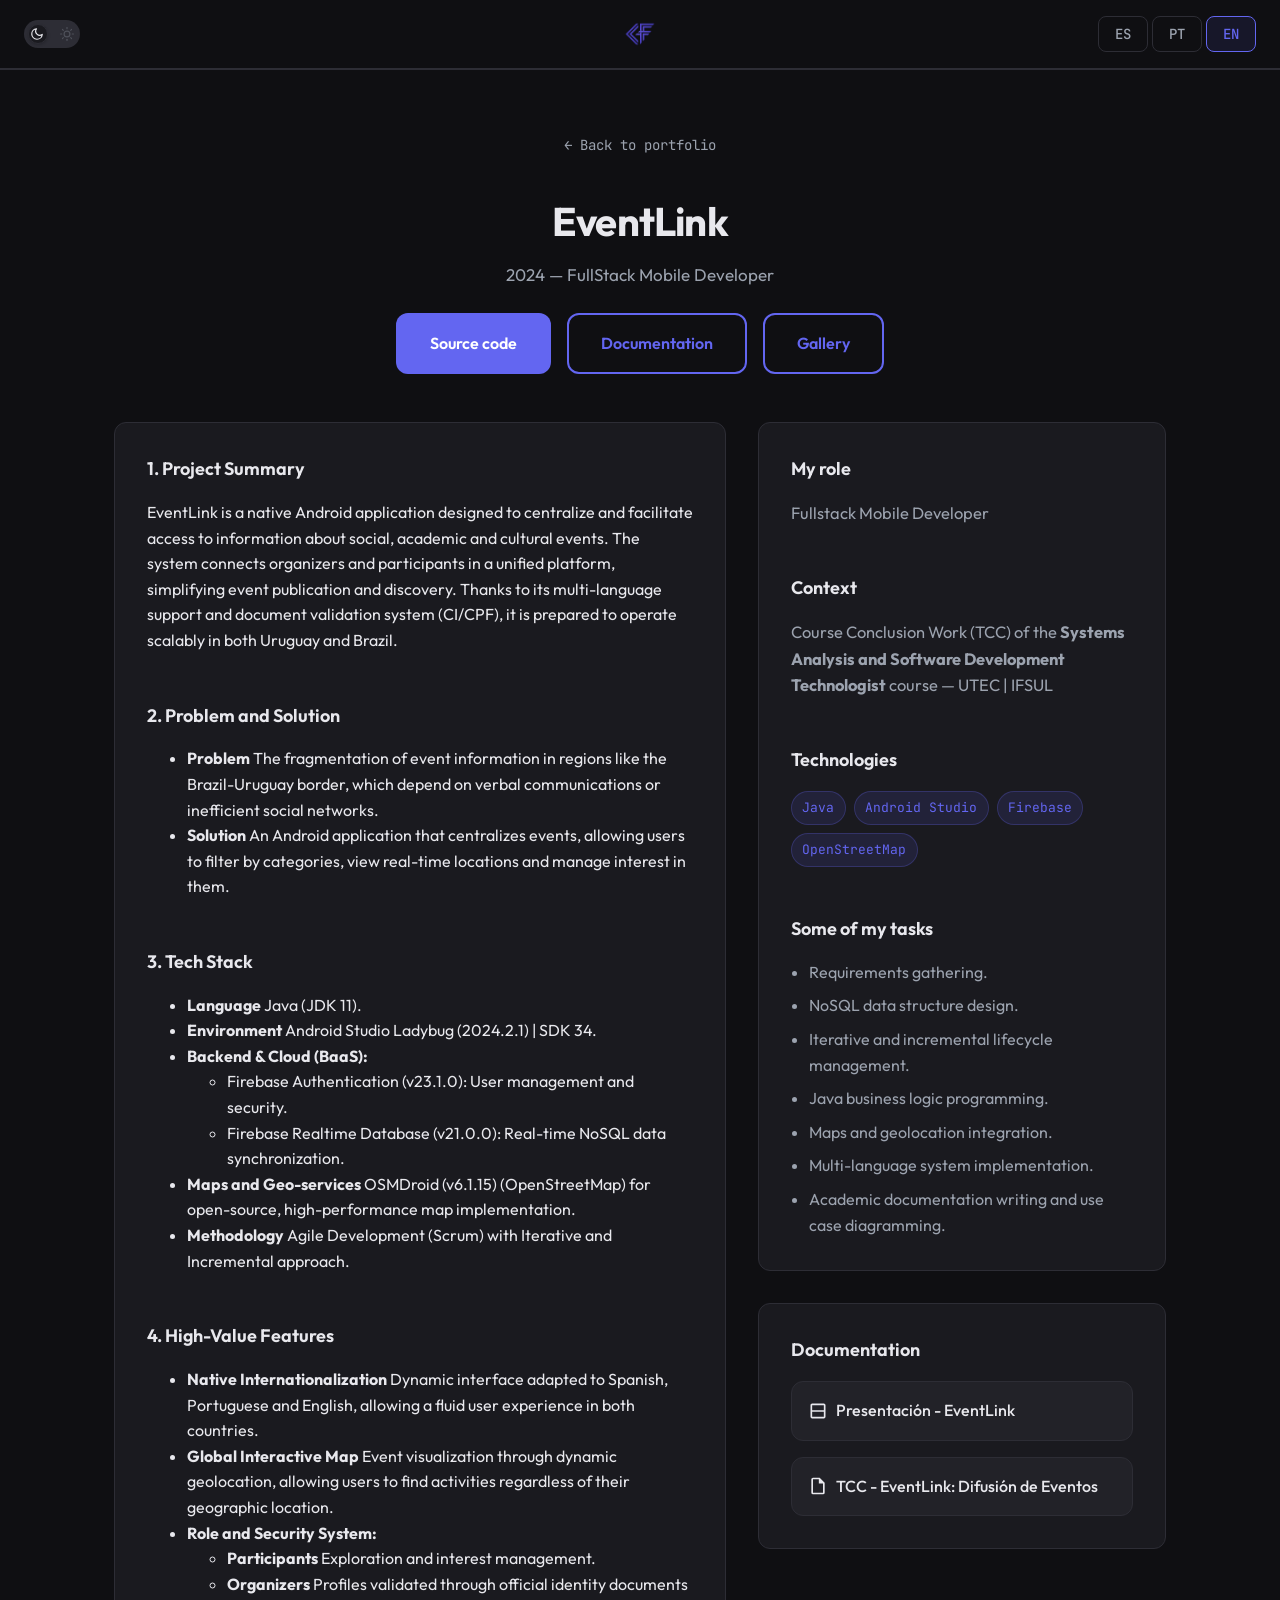
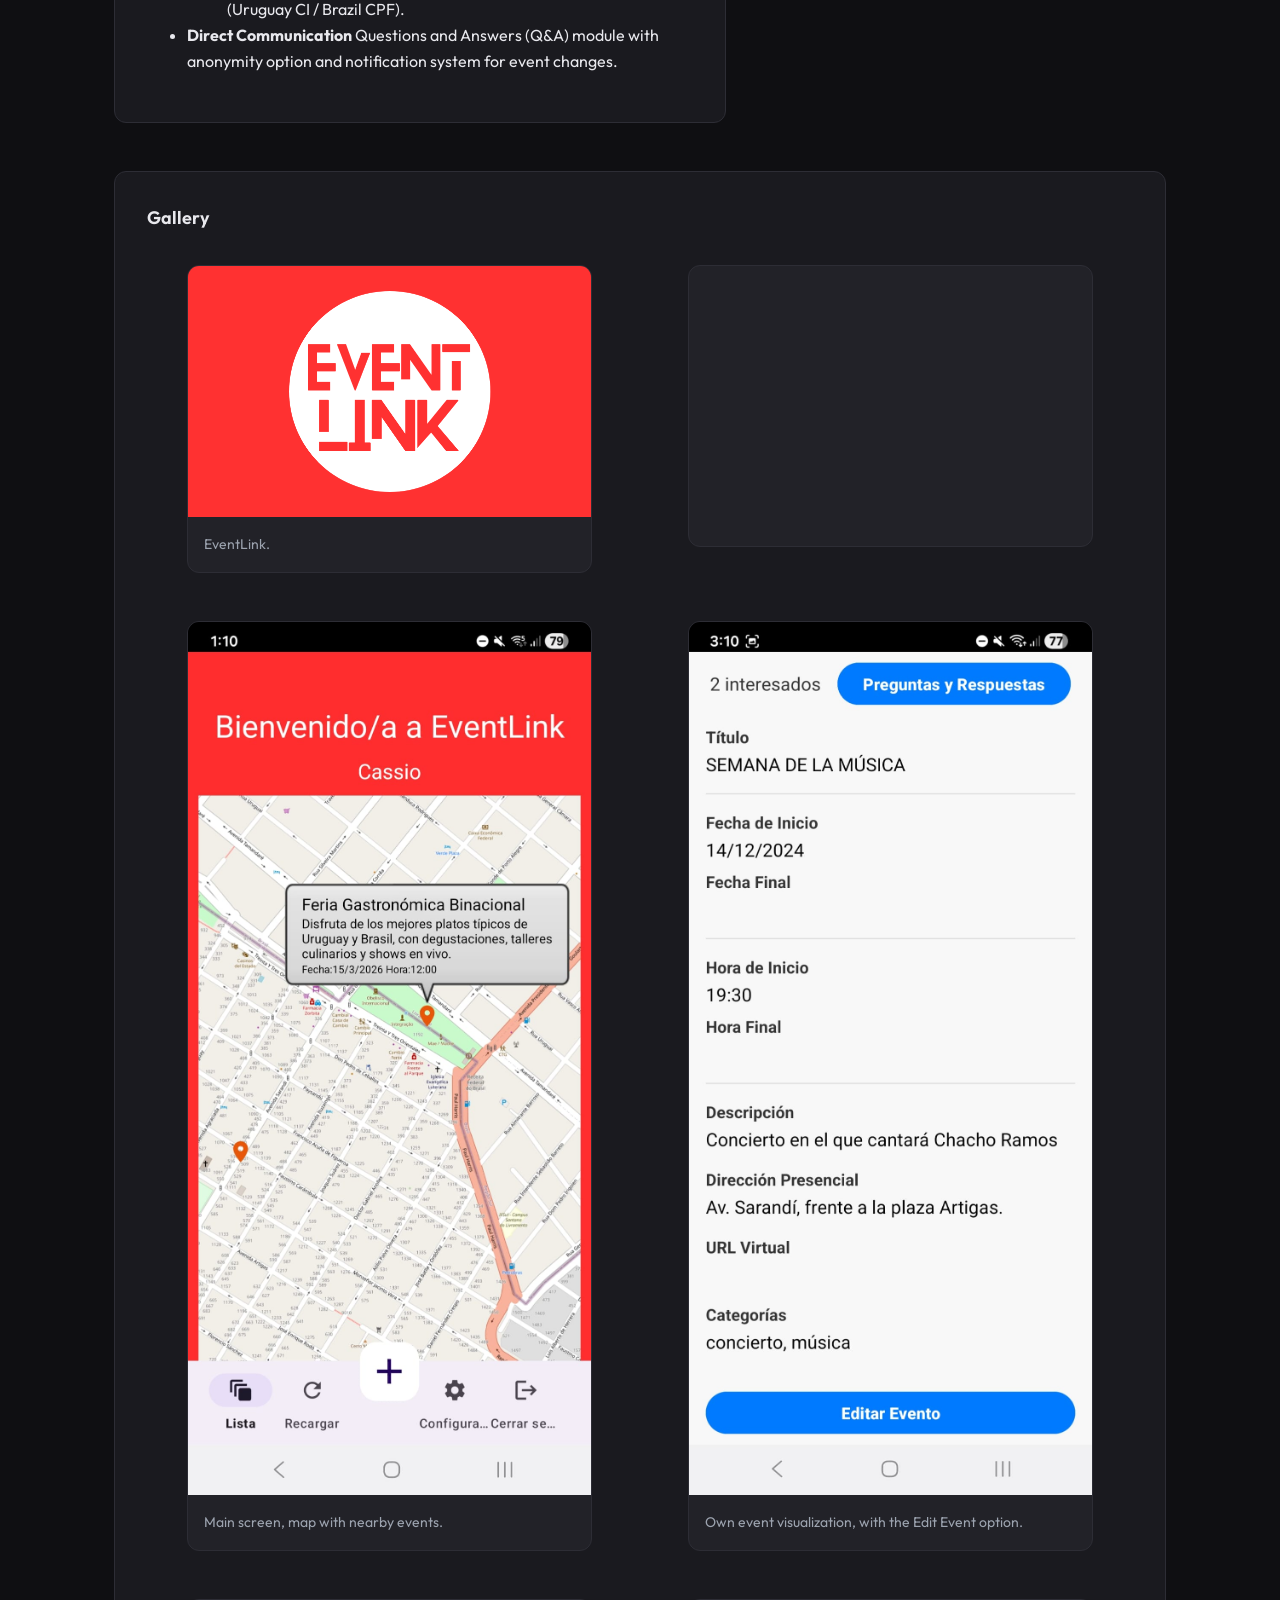
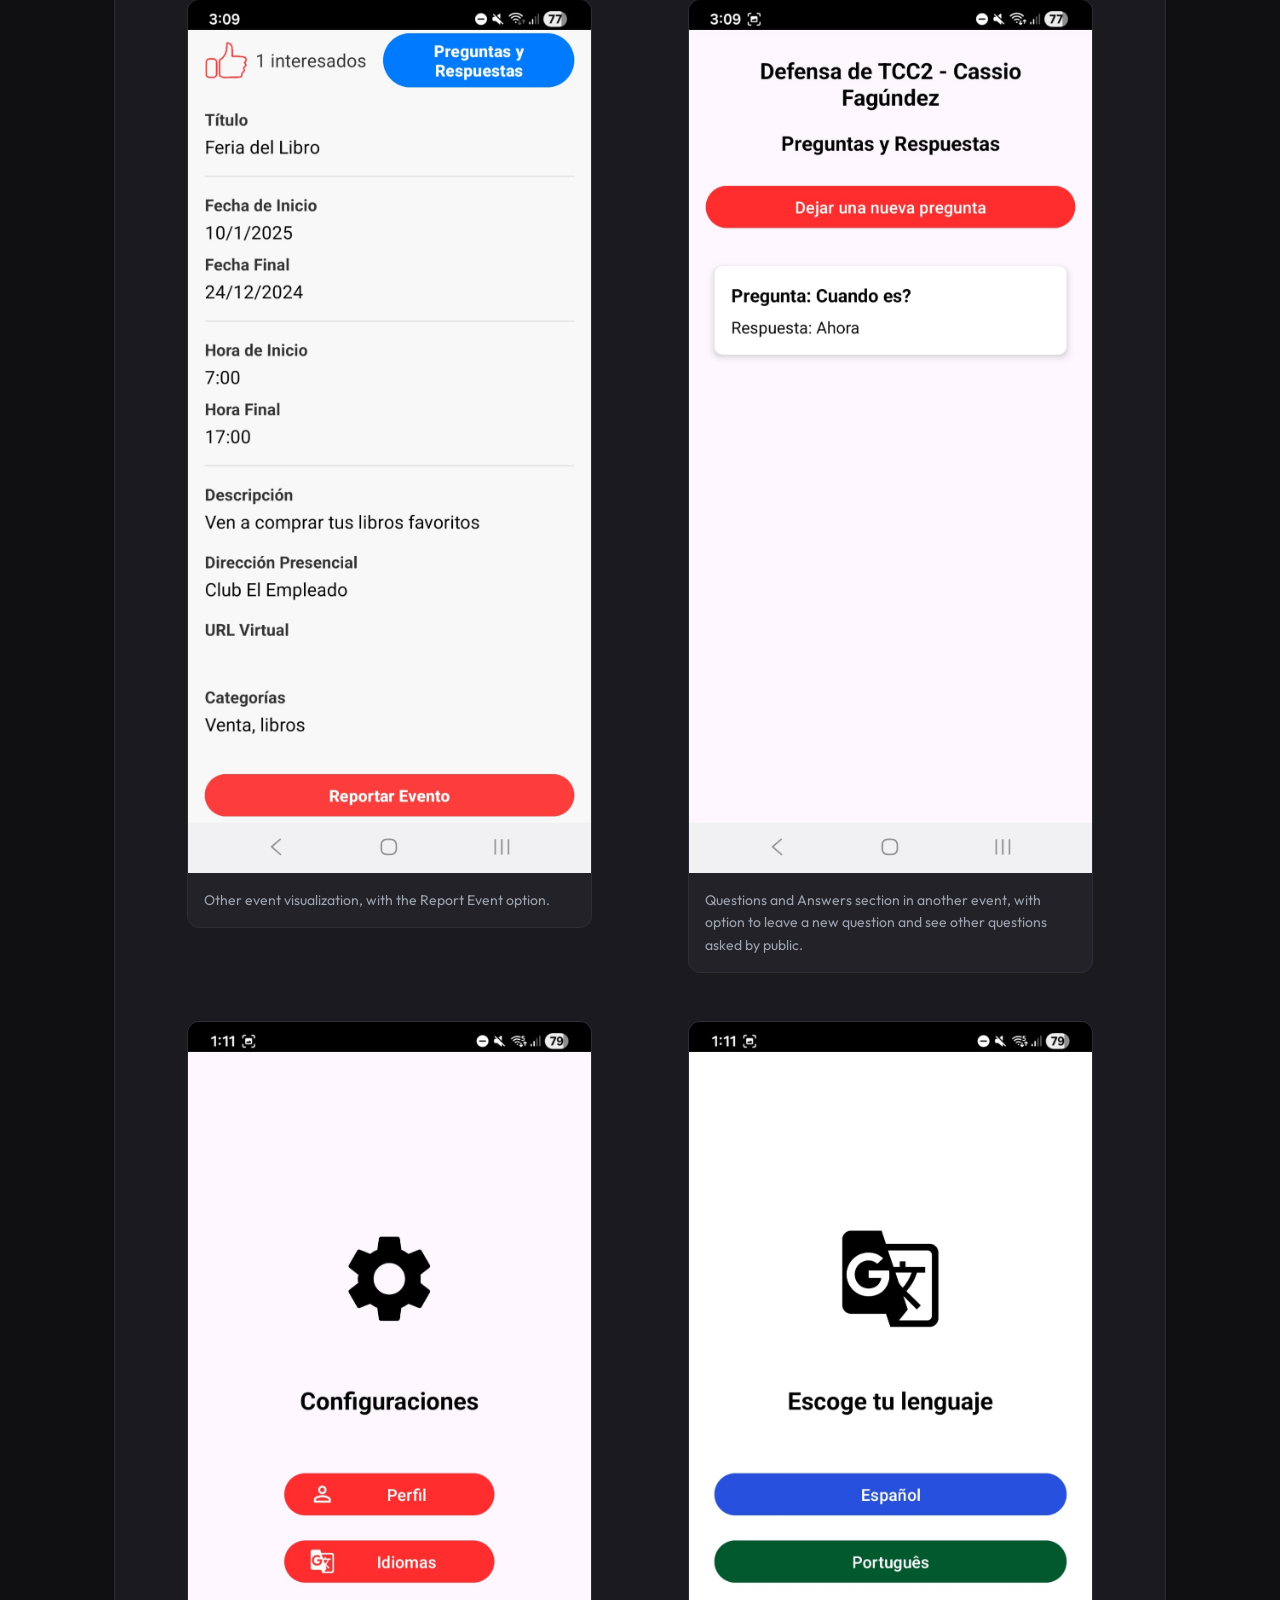
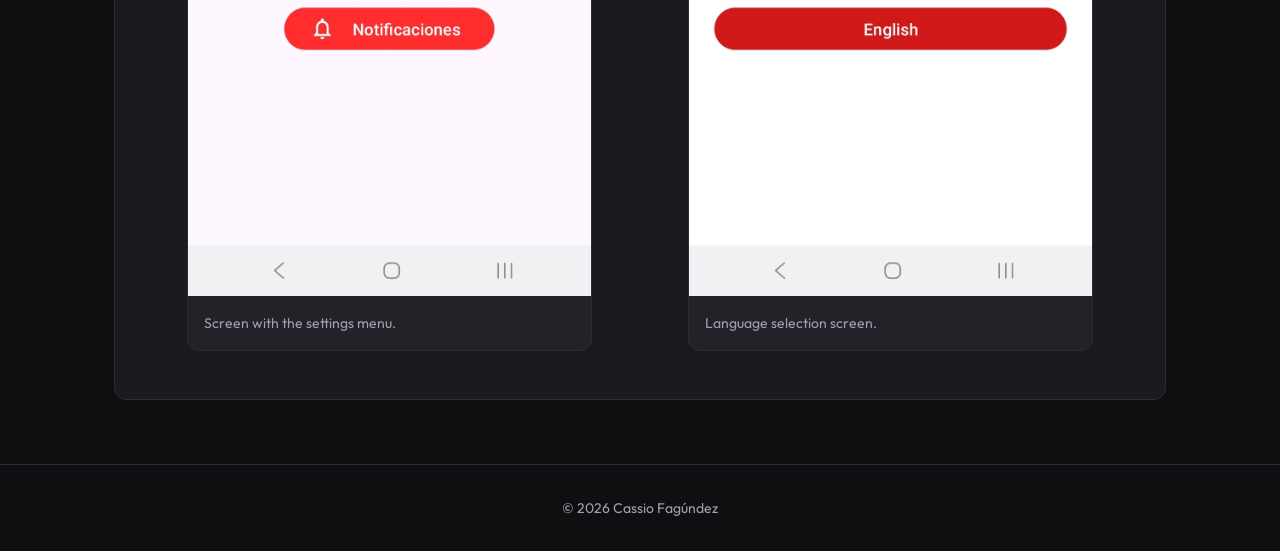
<file: projects/EventLink/index.html>
<!DOCTYPE html>
<html lang="es">

<head>
  <meta charset="UTF-8">
  <meta name="viewport" content="width=device-width, initial-scale=1.0">
  <meta name="description" content="EventLink — Detalle del proyecto">
  <title data-i18n="page-title-eventlink">EventLink | Cassio Fagúndez</title>
  <link rel="icon" href="../../assets/icon.ico" type="image/x-icon">
  <link rel="stylesheet" href="../../css/style.css">
  <link rel="preconnect" href="https://fonts.googleapis.com">
  <link rel="preconnect" href="https://fonts.gstatic.com" crossorigin>
  <link
    href="https://fonts.googleapis.com/css2?family=Outfit:wght@300;400;500;600;700&family=JetBrains+Mono:wght@400;500&display=swap"
    rel="stylesheet">
</head>

<body>
  <header class="site-header">
    <div class="header-actions">
      <div class="header-left">
        <label class="theme-switch" for="theme-toggle">
          <input type="checkbox" id="theme-toggle" class="theme-switch-input" aria-label="Modo claro/oscuro">
          <span class="theme-switch-track" aria-hidden="true">
            <span class="theme-switch-icon theme-switch-icon-moon" aria-hidden="true">
              <svg xmlns="http://www.w3.org/2000/svg" width="14" height="14" viewBox="0 0 24 24" fill="none"
                stroke="currentColor" stroke-width="2" stroke-linecap="round" stroke-linejoin="round">
                <path d="M21 12.79A9 9 0 1 1 11.21 3 7 7 0 0 0 21 12.79z" />
              </svg>
            </span>
            <span class="theme-switch-icon theme-switch-icon-sun" aria-hidden="true">
              <svg xmlns="http://www.w3.org/2000/svg" width="14" height="14" viewBox="0 0 24 24" fill="none"
                stroke="currentColor" stroke-width="2" stroke-linecap="round" stroke-linejoin="round">
                <circle cx="12" cy="12" r="5" />
                <line x1="12" y1="1" x2="12" y2="3" />
                <line x1="12" y1="21" x2="12" y2="23" />
                <line x1="4.22" y1="4.22" x2="5.64" y2="5.64" />
                <line x1="18.36" y1="18.36" x2="19.78" y2="19.78" />
                <line x1="1" y1="12" x2="3" y2="12" />
                <line x1="21" y1="12" x2="23" y2="12" />
                <line x1="4.22" y1="19.78" x2="5.64" y2="18.36" />
                <line x1="18.36" y1="5.64" x2="19.78" y2="4.22" />
              </svg>
            </span>
          </span>
        </label>
      </div>
      <a href="../../" class="header-logo" aria-label="Inicio">
        <img src="../../assets/MYLOGO.png" alt="" width="50" height="50">
      </a>
      <div class="header-right">
        <div class="lang-switcher">
          <button type="button" class="lang-btn active" data-lang="es" aria-label="Español">ES</button>
          <button type="button" class="lang-btn" data-lang="pt" aria-label="Português">PT</button>
          <button type="button" class="lang-btn" data-lang="en" aria-label="English">EN</button>
        </div>
      </div>
    </div>
  </header>

  <main>
    <section class="section project-page">
      <div class="container">
        <nav class="breadcrumbs" aria-label="Breadcrumb">
          <a href="../../#portfolio" data-i18n="back-to-portfolio">← Volver al portfolio</a>
        </nav>

        <div class="project-hero">
          <h1 class="project-title-xl" EventLink>EventLink</h1>
          <p class="project-subtitle" 2024 — FullStack Mobile Developer>2024 — FullStack Mobile Developer</p>
          <div class="project-hero-actions">
            <a class="btn btn-primary" href="https://github.com/cassio-fagundez/ProjetoEventLink" target="_blank"
              rel="noopener noreferrer" data-i18n="project-link-source">Código fuente</a>
            <a class="btn btn-outline" href="#documentation" data-i18n="docs-title">Documentación</a>
            <a class="btn btn-outline" href="#gallery" data-i18n="gallery-title">Galería</a>
          </div>
        </div>

        <div class="project-detail-grid">
          <article class="project-panel">
            <h2 class="project-panel-title" data-i18n="summary-title">1. Resumen del Proyecto</h2>
            <p data-i18n="proj1-summary-p1">EventLink es una aplicación Android nativa diseñada para centralizar y
              facilitar el acceso a información sobre eventos sociales, académicos y culturales. El sistema conecta a
              organizadores y participantes en una plataforma unificada, simplificando la publicación y el
              descubrimiento de eventos. Gracias a su soporte multi-idioma y sistema de validación de documentos
              (CI/CPF), está preparada para operar de forma escalable tanto en Uruguay como en Brasil.</p>

            <hr
              style="margin: var(--space-lg) 0; border: none; border-top: 1px solid var(--color-border); opacity: 0.5;">

            <h2 class="project-panel-title" data-i18n="proj1-problem-title">2. Problema y Solución</h2>
            <ul>
              <li><strong data-i18n="proj1-problem-label">Problema:</strong> <span data-i18n="proj1-problem-item1">La
                  fragmentación de la información sobre eventos en regiones como la frontera de Brasil y Uruguay, que
                  dependen de comunicaciones verbales o redes sociales poco eficientes.</span></li>
              <li><strong data-i18n="proj1-solution-label">Solución:</strong> <span data-i18n="proj1-solution-item1">Una
                  aplicación Android que centraliza eventos, permitiendo a los usuarios filtrar por categorías, ver
                  ubicaciones en tiempo real y gestionar el interés en los mismos.</span></li>
            </ul>

            <hr
              style="margin: var(--space-lg) 0; border: none; border-top: 1px solid var(--color-border); opacity: 0.5;">

            <h2 class="project-panel-title" data-i18n="proj1-stack-title">3. Stack Tecnológico</h2>
            <ul>
              <li><strong data-i18n="proj1-lang-label">Lenguaje:</strong> <span data-i18n="proj1-lang-content">Java (JDK 11).</span></li>
              <li><strong data-i18n="proj1-env-label">Entorno:</strong> <span data-i18n="proj1-env-content">Android Studio Ladybug (2024.2.1) | SDK 34.</span></li>
              <li><strong data-i18n="proj1-backend-label">Backend & Cloud (BaaS):</strong>
                <ul>
                  <li data-i18n="proj1-stack-backend-item1">Firebase Authentication (v23.1.0): Gestión de usuarios y
                    seguridad.</li>
                  <li data-i18n="proj1-stack-backend-item2">Firebase Realtime Database (v21.0.0): Sincronización de
                    datos NoSQL en tiempo real.</li>
                </ul>
              </li>
              <li><strong data-i18n="proj1-maps-label">Mapas y Geo-servicios:</strong> <span data-i18n="proj1-stack-maps">OSMDroid (v6.1.15) (OpenStreetMap) para una implementación de mapas de código abierto y alto rendimiento.</span></li>
              <li><strong data-i18n="proj1-methodology-label">Metodología:</strong> <span
                  data-i18n="proj1-stack-methodology">Desarrollo Ágil (Scrum) con un enfoque Iterativo e
                  Incremental.</span></li>
            </ul>

            <hr
              style="margin: var(--space-lg) 0; border: none; border-top: 1px solid var(--color-border); opacity: 0.5;">

            <h2 class="project-panel-title" data-i18n="proj1-features-title">4. Funcionalidades de Alto Valor</h2>
            <ul>
              <li><strong data-i18n="proj1-i18n-label">Internacionalización Nativa:</strong> <span
                  data-i18n="proj1-feature-i18n">Interfaz dinámica adaptada a Español, Portugués e Inglés, permitiendo
                  una experiencia de usuario fluida en ambos países.</span></li>
              <li><strong data-i18n="proj1-global-maps-label">Mapa Interactivo Global:</strong> <span
                  data-i18n="proj1-feature-maps">Visualización de eventos mediante geolocalización dinámica, permitiendo
                  al usuario encontrar actividades sin importar su ubicación geográfica.</span></li>
              <li><strong data-i18n="proj1-feature-roles-title">Sistema de Roles y Seguridad:</strong>
                <ul>
                  <li><strong data-i18n="proj1-participants-label">Participantes:</strong> <span
                      data-i18n="proj1-feature-participants">Exploración y gestión de intereses.</span></li>
                  <li><strong data-i18n="proj1-organizers-label">Organizadores:</strong> <span
                      data-i18n="proj1-feature-organizers">Perfiles validados mediante documentos de identidad oficiales
                      (CI de Uruguay / CPF de Brasil).</span></li>
                </ul>
              </li>
              <li><strong data-i18n="proj1-communication-label">Comunicación Directa:</strong> <span
                  data-i18n="proj1-feature-communication">Módulo de Preguntas y Respuestas (Q&A) con opción de anonimato
                  y sistema de notificaciones ante cambios en los eventos.</span></li>
            </ul>
          </article>

          <div class="sidebar-container">
            <aside class="project-panel">
              <h2 class="project-panel-title" data-i18n="role-title">Mi rol</h2>
              <p class="project-long-desc" Fullstack Mobile Developer>Fullstack Mobile Developer</p>

              <hr
                style="margin: var(--space-lg) 0; border: none; border-top: 1px solid var(--color-border); opacity: 0.5;">

              <h2 class="project-panel-title" data-i18n="context-title">Contexto</h2>
              <p class="project-long-desc" data-i18n="proj1-context-desc">Trabajo de Conclusión de Curso (TCC) de la
                carrera de <strong>Tecnólogo en Análisis y Desarrollo de Sistemas</strong> — UTEC | IFSUL</p>

              <hr
                style="margin: var(--space-lg) 0; border: none; border-top: 1px solid var(--color-border); opacity: 0.5;">

              <h2 class="project-panel-title" data-i18n="tech-title">Tecnologías</h2>
              <div class="tech-chips" aria-label="Tecnologías">
                <span class="chip">Java</span>
                <span class="chip">Android Studio</span>
                <span class="chip">Firebase</span>
                <span class="chip">OpenStreetMap</span>
              </div>

              <hr
                style="margin: var(--space-lg) 0; border: none; border-top: 1px solid var(--color-border); opacity: 0.5;">

              <h2 class="project-panel-title" data-i18n="proj1-tasks-title">Algunas de mis tareas</h2>
              <ul class="project-list">
                <li data-i18n="proj1-task-1">Levantamiento de requisitos.</li>
                <li data-i18n="proj1-task-2">Diseño de estructura de datos NoSQL.</li>
                <li data-i18n="proj1-task-3">Gestión del ciclo de vida iterativo e incremental.</li>
                <li data-i18n="proj1-task-4">Programación de lógica de negocio en Java.</li>
                <li data-i18n="proj1-task-5">Integración de mapas y geolocalización.</li>
                <li data-i18n="proj1-task-6">Implementación de sistema multi-idioma.</li>
                <li data-i18n="proj1-task-7">Redacción de documentación académica y diagramación de casos de uso.</li>
              </ul>
            </aside>

            <div style="height: var(--space-xl)" id="documentation"></div>

            <aside class="project-panel">
              <h2 class="project-panel-title" data-i18n="docs-title">Documentación</h2>
              <div class="documentation-links">
                <a href="https://docs.google.com/presentation/d/10a8aHDoOZUJqnn_Xl4Yr5aTYRWWjOdp0mGFEs6kvRRo/edit?usp=sharing"
                  target="_blank" rel="noopener noreferrer" class="documentation-link">
                  <svg xmlns="http://www.w3.org/2000/svg" width="20" height="20" viewBox="0 0 24 24" fill="currentColor"
                    aria-hidden="true">
                    <path
                      d="M19,3H5C3.89,3 3,3.89 3,5V19A2,2 0 0,0 5,21H19A2,2 0 0,0 21,19V5C21,3.89 20.1,3 19,3M19,5V11H5V5H19M5,19V13H19V19H5Z" />
                  </svg>
                  <span>Presentación - EventLink</span>
                </a>
                <a href="https://docs.google.com/document/d/1_MjGHXkgUYgK5oomSecpLTcTBptSFIyD/edit?usp=sharing&ouid=105175072498290259170&rtpof=true&sd=true"
                  target="_blank" rel="noopener noreferrer" class="documentation-link">
                  <svg xmlns="http://www.w3.org/2000/svg" width="20" height="20" viewBox="0 0 24 24" fill="currentColor"
                    aria-hidden="true">
                    <path d="M14,2H6A2,2 0 0,0 4,4V20A2,2 0 0,0 6,22H18A2,2 0 0,0 20,20V8L14,2M18,20H6V4H13V9H18V20Z" />
                  </svg>
                  <span>TCC - EventLink: Difusión de Eventos</span>
                </a>
              </div>
            </aside>
          </div>
        </div>

        <div style="height: var(--space-2xl)" id="gallery"></div>

        <section class="project-panel">
          <h2 class="project-panel-title" data-i18n="gallery-title">Galería</h2>
          <div class="screenshots-grid">
            <figure class="screenshot">
              <img src="img/proyecto1-1.jpg" alt="EventLink" loading="lazy">
              <figcaption class="screenshot-caption" data-i18n="proj1-shot-1">EventLink.</figcaption>
            </figure>
            <figure class="screenshot">
              <div class="video-container">
                <iframe src="https://drive.google.com/file/d/1N37tKWkXn2GRVll8n2078E1y_8eTw9HS/preview" width="640" height="480"></iframe>
              </div>
            </figure>
            <figure class="screenshot">
              <img src="img/proyecto1-2.jpg" alt="Pantalla principal con mapa de eventos" loading="lazy">
              <figcaption class="screenshot-caption" data-i18n="proj1-shot-2">Pantalla principal, mapa con eventos cercanos.</figcaption>
            </figure>
            <figure class="screenshot">
              <img src="img/proyecto1-3.jpg" alt="Visualización de evento propio" loading="lazy">
              <figcaption class="screenshot-caption" data-i18n="proj1-shot-3">Visualización de evento propio, con la opción de Editar Evento.</figcaption>
            </figure>
            <figure class="screenshot">
              <img src="img/proyecto1-4.jpg" alt="Visualización de evento ajeno" loading="lazy">
              <figcaption class="screenshot-caption" data-i18n="proj1-shot-4">Visualización de evento ajeno, con la opción de Reportar Evento.</figcaption>
            </figure>
            <figure class="screenshot">
              <img src="img/proyecto1-5.jpg" alt="Sección de Preguntas y Respuestas" loading="lazy">
              <figcaption class="screenshot-caption" data-i18n="proj1-shot-5">Sección de Preguntas y Respuestas en un evento ajeno, con la opción de dejar una nueva pregunta y ver otras preguntas hechas por el público.</figcaption>
            </figure>
            <figure class="screenshot">
              <img src="img/proyecto1-6.jpg" alt="Pantalla de configuraciones" loading="lazy">
              <figcaption class="screenshot-caption" data-i18n="proj1-shot-6">Pantalla con el menú de configuraciones.</figcaption>
            </figure>
            <figure class="screenshot">
              <img src="img/proyecto1-7.jpg" alt="Pantalla de selección de idioma" loading="lazy">
              <figcaption class="screenshot-caption" data-i18n="proj1-shot-7">Pantalla de selección de idioma.</figcaption>
            </figure>
          </div>
        </section>
      </div>
    </section>
  </main>

  <footer class="site-footer">
    <p class="footer-text">&copy; <span id="current-year"></span> Cassio Fagúndez</p>
  </footer>

  <script src="../../js/i18n.js"></script>
  <script src="../../js/main.js"></script>
</body>

</html>
</file>
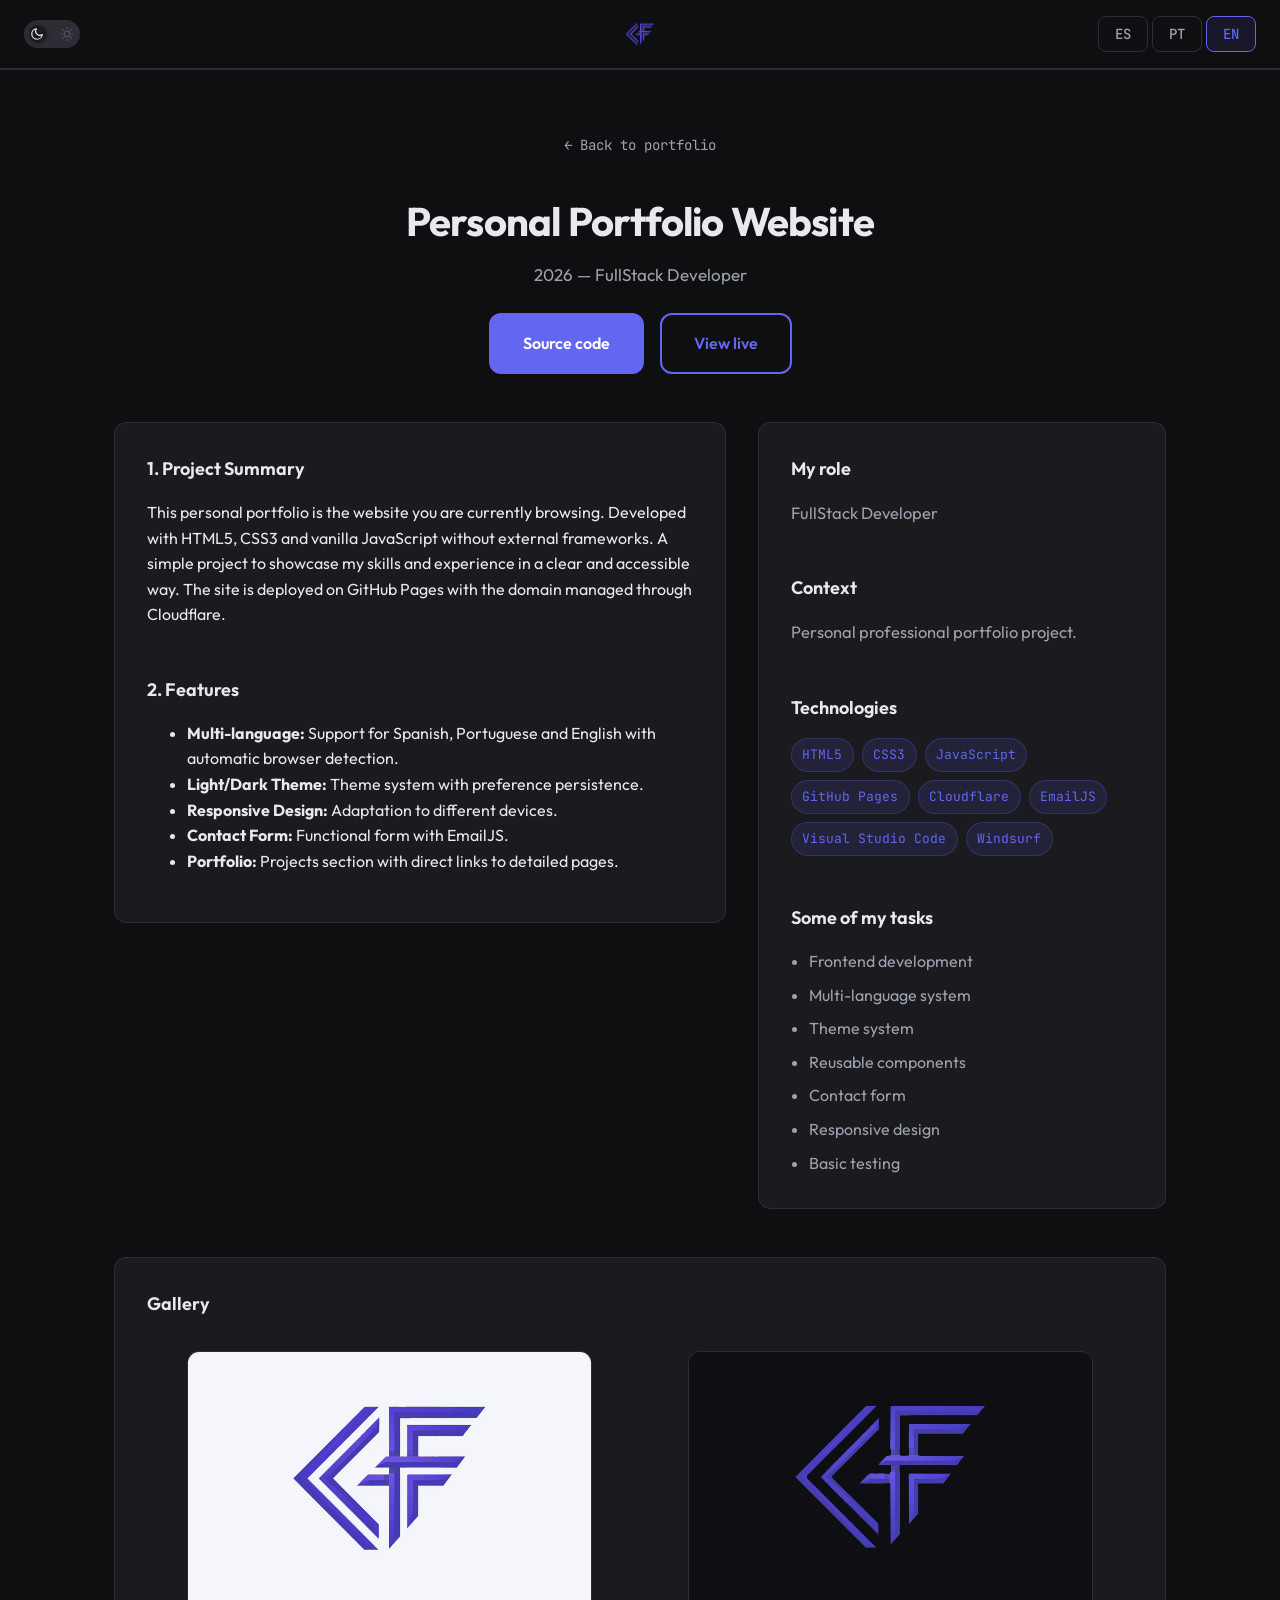
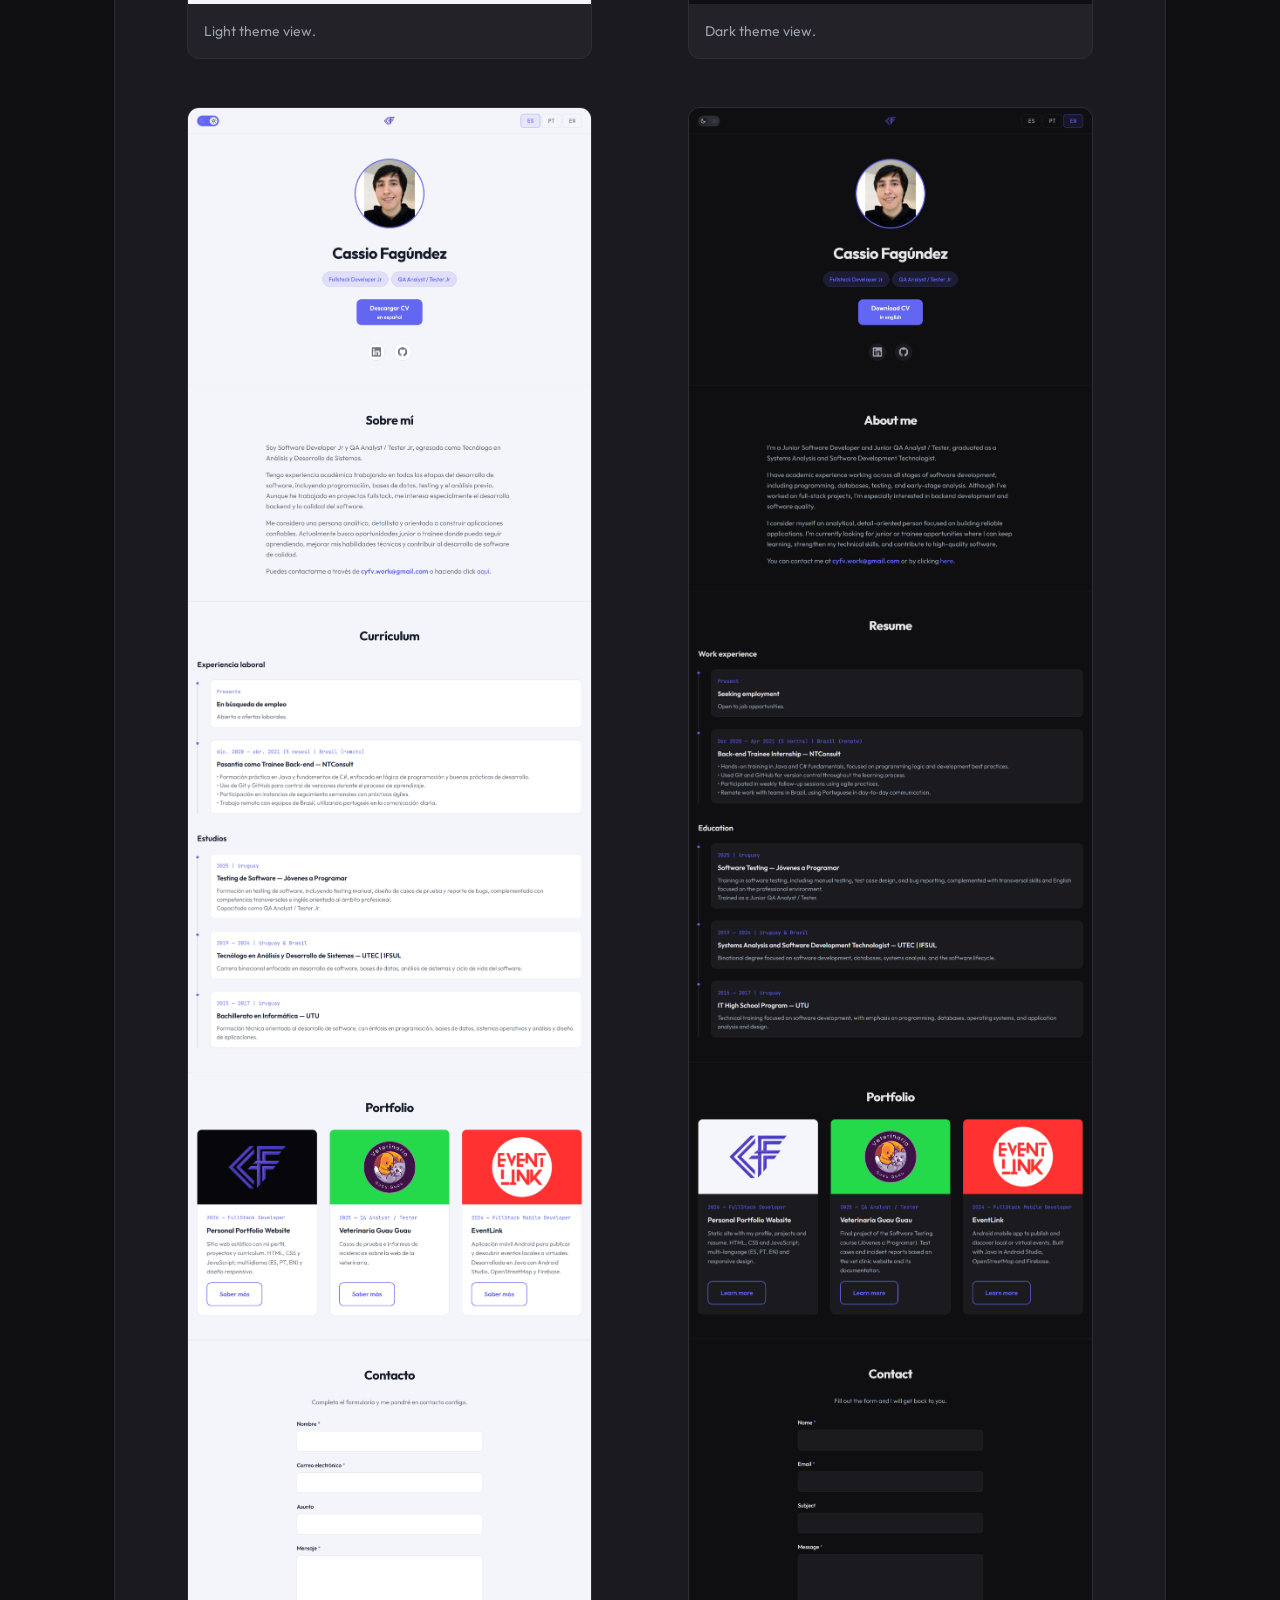
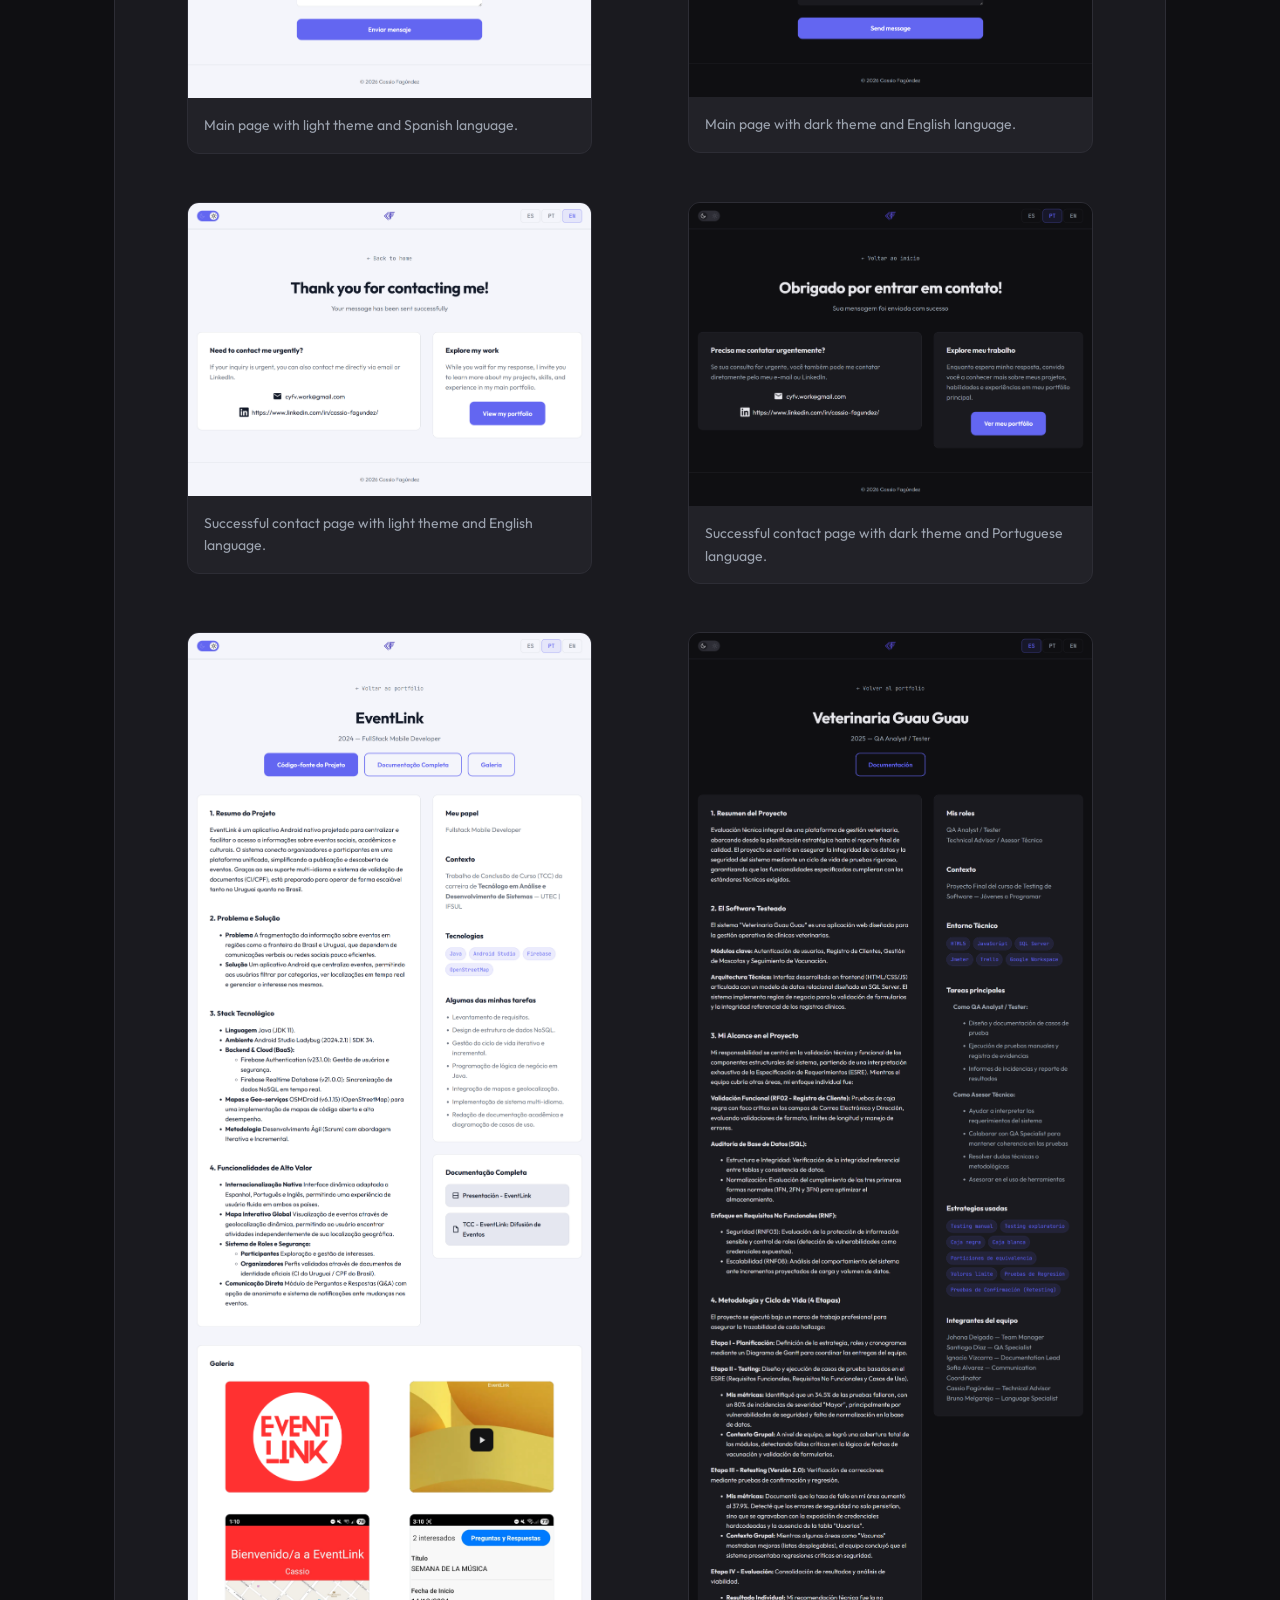
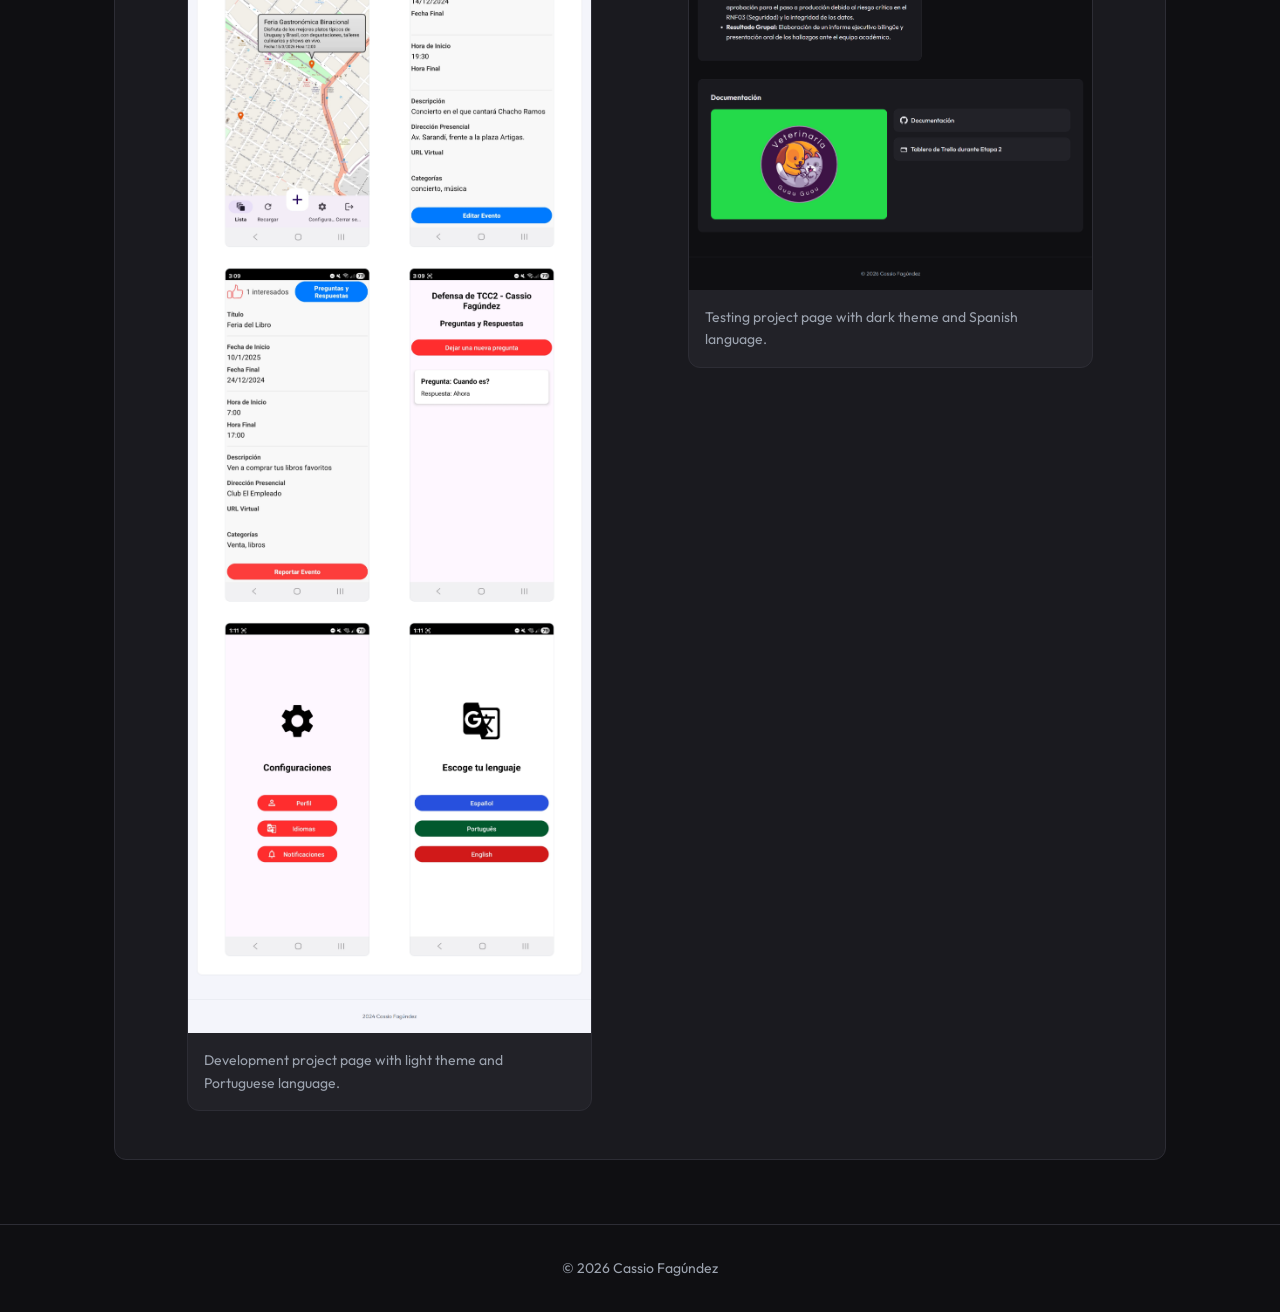
<file: projects/ThisWebsite/index.html>
<!DOCTYPE html>
<html lang="es">
<head>
  <meta charset="UTF-8">
  <meta name="viewport" content="width=device-width, initial-scale=1.0">
  <meta name="description" content="Personal Portfolio Website — Detalle del proyecto">
  <title data-i18n="page-title-portfolio">Portfolio | Cassio Fagúndez</title>
  <link rel="icon" href="../../assets/icon.ico" type="image/x-icon">
  <link rel="stylesheet" href="../../css/style.css">
  <link rel="preconnect" href="https://fonts.googleapis.com">
  <link rel="preconnect" href="https://fonts.gstatic.com" crossorigin>
  <link href="https://fonts.googleapis.com/css2?family=Outfit:wght@300;400;500;600;700&family=JetBrains+Mono:wght@400;500&display=swap" rel="stylesheet">
</head>
<body>
  <header class="site-header">
    <div class="header-actions">
      <div class="header-left">
        <label class="theme-switch" for="theme-toggle">
          <input type="checkbox" id="theme-toggle" class="theme-switch-input" aria-label="Modo claro/oscuro">
          <span class="theme-switch-track" aria-hidden="true">
            <span class="theme-switch-icon theme-switch-icon-moon" aria-hidden="true">
              <svg xmlns="http://www.w3.org/2000/svg" width="14" height="14" viewBox="0 0 24 24" fill="none" stroke="currentColor" stroke-width="2" stroke-linecap="round" stroke-linejoin="round"><path d="M21 12.79A9 9 0 1 1 11.21 3 7 7 0 0 0 21 12.79z"/></svg>
            </span>
            <span class="theme-switch-icon theme-switch-icon-sun" aria-hidden="true">
              <svg xmlns="http://www.w3.org/2000/svg" width="14" height="14" viewBox="0 0 24 24" fill="none" stroke="currentColor" stroke-width="2" stroke-linecap="round" stroke-linejoin="round"><circle cx="12" cy="12" r="5"/><line x1="12" y1="1" x2="12" y2="3"/><line x1="12" y1="21" x2="12" y2="23"/><line x1="4.22" y1="4.22" x2="5.64" y2="5.64"/><line x1="18.36" y1="18.36" x2="19.78" y2="19.78"/><line x1="1" y1="12" x2="3" y2="12"/><line x1="21" y1="12" x2="23" y2="12"/><line x1="4.22" y1="19.78" x2="5.64" y2="18.36"/><line x1="18.36" y1="5.64" x2="19.78" y2="4.22"/></svg>
            </span>
          </span>
        </label>
      </div>
      <a href="../../" class="header-logo" aria-label="Inicio">
        <img src="../../assets/MYLOGO.png" alt="" width="50" height="50">
      </a>
      <div class="header-right">
        <div class="lang-switcher">
          <button type="button" class="lang-btn active" data-lang="es" aria-label="Español">ES</button>
          <button type="button" class="lang-btn" data-lang="pt" aria-label="Português">PT</button>
          <button type="button" class="lang-btn" data-lang="en" aria-label="English">EN</button>
        </div>
      </div>
    </div>
  </header>

  <main>
    <section class="section project-page">
      <div class="container">
        <nav class="breadcrumbs" aria-label="Breadcrumb">
          <a href="../../#portfolio" data-i18n="back-to-portfolio">← Volver al portfolio</a>
        </nav>

        <div class="project-hero">
          <h1 class="project-title-xl" Personal Portfolio Website>Personal Portfolio Website</h1>
          <p class="project-subtitle" 2026 — FullStack Developer>2026 — FullStack Developer</p>
          <div class="project-hero-actions">
            <a class="btn btn-primary" href="https://github.com/cassio-fagundez/cyfv.dev" target="_blank" rel="noopener noreferrer" data-i18n="project-link-source">Código fuente</a>
            <a class="btn btn-outline" href="../../" data-i18n="project-link-live">Ver live</a>
          </div>
        </div>

        <div class="project-detail-grid">
          <article class="project-panel">
            <h2 class="project-panel-title" data-i18n="summary-title">1. Resumen del Proyecto</h2>
            <p data-i18n="proj3-summary-p1">Este portfolio personal es el sitio web que estás navegando actualmente. Desarrollado con HTML5, CSS3 y JavaScript vanilla sin frameworks externos. Un proyecto simple para mostrar mis habilidades y experiencia de forma clara y accesible. <span data-i18n="proj3-deployment">El sitio está desplegado en GitHub Pages con el dominio gestionado a través de Cloudflare.</span></p>
            
            <hr style="margin: var(--space-lg) 0; border: none; border-top: 1px solid var(--color-border); opacity: 0.5;">
            
            <h2 class="project-panel-title" data-i18n="proj3-features-title">2. Funcionalidades</h2>
            <ul>
              <li><strong data-i18n="proj3-i18n-label">Multi-idioma:</strong> <span data-i18n="proj3-feature-i18n">Soporte para Español, Portugués e Inglés con detección automática del navegador.</span></li>
              <li><strong data-i18n="proj3-theme-label">Tema Claro/Oscuro:</strong> <span data-i18n="proj3-feature-theme">Sistema de temas con persistencia de preferencias.</span></li>
              <li><strong data-i18n="proj3-responsive-label">Diseño Responsivo:</strong> <span data-i18n="proj3-feature-responsive">Adaptación a diferentes dispositivos.</span></li>
              <li><strong data-i18n="proj3-contact-label">Formulario de Contacto:</strong> <span data-i18n="proj3-feature-contact">Formulario funcional con EmailJS.</span></li>
              <li><strong data-i18n="proj3-portfolio-label">Portfolio Dinámico:</strong> <span data-i18n="proj3-feature-portfolio">Modales para visualizar detalles de proyectos.</span></li>
            </ul>
          </article>

          <div class="sidebar-container">
            <aside class="project-panel">
              <h2 class="project-panel-title" data-i18n="role-title">Mi rol</h2>
              <p class="project-long-desc" FullStack Developer>FullStack Developer</p>

              <hr style="margin: var(--space-lg) 0; border: none; border-top: 1px solid var(--color-border); opacity: 0.5;">

              <h2 class="project-panel-title" data-i18n="context-title">Contexto</h2>
              <p class="project-long-desc" data-i18n="proj3-context-desc">Proyecto personal de portfolio profesional.</p>

              <hr style="margin: var(--space-lg) 0; border: none; border-top: 1px solid var(--color-border); opacity: 0.5;">

              <h2 class="project-panel-title" data-i18n="tech-title">Tecnologías</h2>
              <div class="tech-chips" aria-label="Tecnologías">
                <span class="chip" HTML5>HTML5</span>
                <span class="chip" CSS3>CSS3</span>
                <span class="chip" JavaScript>JavaScript</span>
                <span class="chip" GitHub Pages>GitHub Pages</span>
                <span class="chip" Cloudflare>Cloudflare</span>
                <span class="chip">EmailJS</span>
                <span class="chip">Visual Studio Code</span>
                <span class="chip">Windsurf</span>
              </div>

              <hr style="margin: var(--space-lg) 0; border: none; border-top: 1px solid var(--color-border); opacity: 0.5;">

              <h2 class="project-panel-title" data-i18n="proj1-tasks-title">Algunas de mis tareas</h2>
              <ul class="project-list">
                <li data-i18n="proj3-task-1">Desarrollo frontend</li>
                <li data-i18n="proj3-task-2">Sistema multi-idioma</li>
                <li data-i18n="proj3-task-3">Sistema de temas</li>
                <li data-i18n="proj3-task-4">Componentes reutilizables</li>
                <li data-i18n="proj3-task-5">Formulario de contacto</li>
                <li data-i18n="proj3-task-6">Diseño responsivo</li>
                <li data-i18n="proj3-task-7">Testing básico</li>
              </ul>

            </aside>
          </div>
        </div>

        <div style="height: var(--space-2xl)"></div>

        <section class="project-panel">
          <h2 class="project-panel-title" data-i18n="gallery-title">Galería</h2>
          <div class="screenshots-grid">
            <figure class="screenshot">
              <img src="img/proyecto3-1.jpg" alt="Vista en tema claro" loading="lazy">
              <figcaption class="screenshot-caption" data-i18n="proj3-shot-1">Vista en tema claro.</figcaption>
            </figure>
            <figure class="screenshot">
              <img src="img/proyecto3-2.jpg" alt="Vista en tema oscuro" loading="lazy">
              <figcaption class="screenshot-caption" data-i18n="proj3-shot-2">Vista en tema oscuro.</figcaption>
            </figure>
            <figure class="screenshot">
              <img src="img/proyecto3-3.jpg" alt="Página principal con tema claro e idioma español" loading="lazy">
              <figcaption class="screenshot-caption" data-i18n="proj3-shot-3">Página principal con tema claro e idioma español.</figcaption>
            </figure>
            <figure class="screenshot">
              <img src="img/proyecto3-4.jpg" alt="Página principal con tema oscuro e idioma inglés" loading="lazy">
              <figcaption class="screenshot-caption" data-i18n="proj3-shot-4">Página principal con tema oscuro e idioma inglés.</figcaption>
            </figure>
            <figure class="screenshot">
              <img src="img/proyecto3-5.jpg" alt="Página de contacto exitoso en tema claro e idioma inglés" loading="lazy">
              <figcaption class="screenshot-caption" data-i18n="proj3-shot-5">Página de contacto exitoso en tema claro e idioma inglés.</figcaption>
            </figure>
            <figure class="screenshot">
              <img src="img/proyecto3-6.jpg" alt="Página de contacto exitoso en tema oscuro e idioma portugués" loading="lazy">
              <figcaption class="screenshot-caption" data-i18n="proj3-shot-6">Página de contacto exitoso en tema oscuro e idioma portugués.</figcaption>
            </figure>
            <figure class="screenshot">
              <img src="img/proyecto3-7.jpg" alt="Página de proyecto de desarrollo en tema claro e idioma portugués" loading="lazy">
              <figcaption class="screenshot-caption" data-i18n="proj3-shot-7">Página de proyecto de desarrollo en tema claro e idioma portugués.</figcaption>
            </figure>
            <figure class="screenshot">
              <img src="img/proyecto3-8.jpg" alt="Página de proyecto de testing en tema oscuro e idioma español" loading="lazy">
              <figcaption class="screenshot-caption" data-i18n="proj3-shot-8">Página de proyecto de testing en tema oscuro e idioma español.</figcaption>
            </figure>
          </div>
        </section>
      </div>
    </section>
  </main>

  <footer class="site-footer">
    <p class="footer-text">© <span id="current-year"></span> Cassio Fagúndez</p>
  </footer>

  <script src="../../js/i18n.js"></script>
  <script src="../../js/main.js"></script>
</body>
</html>
</file>
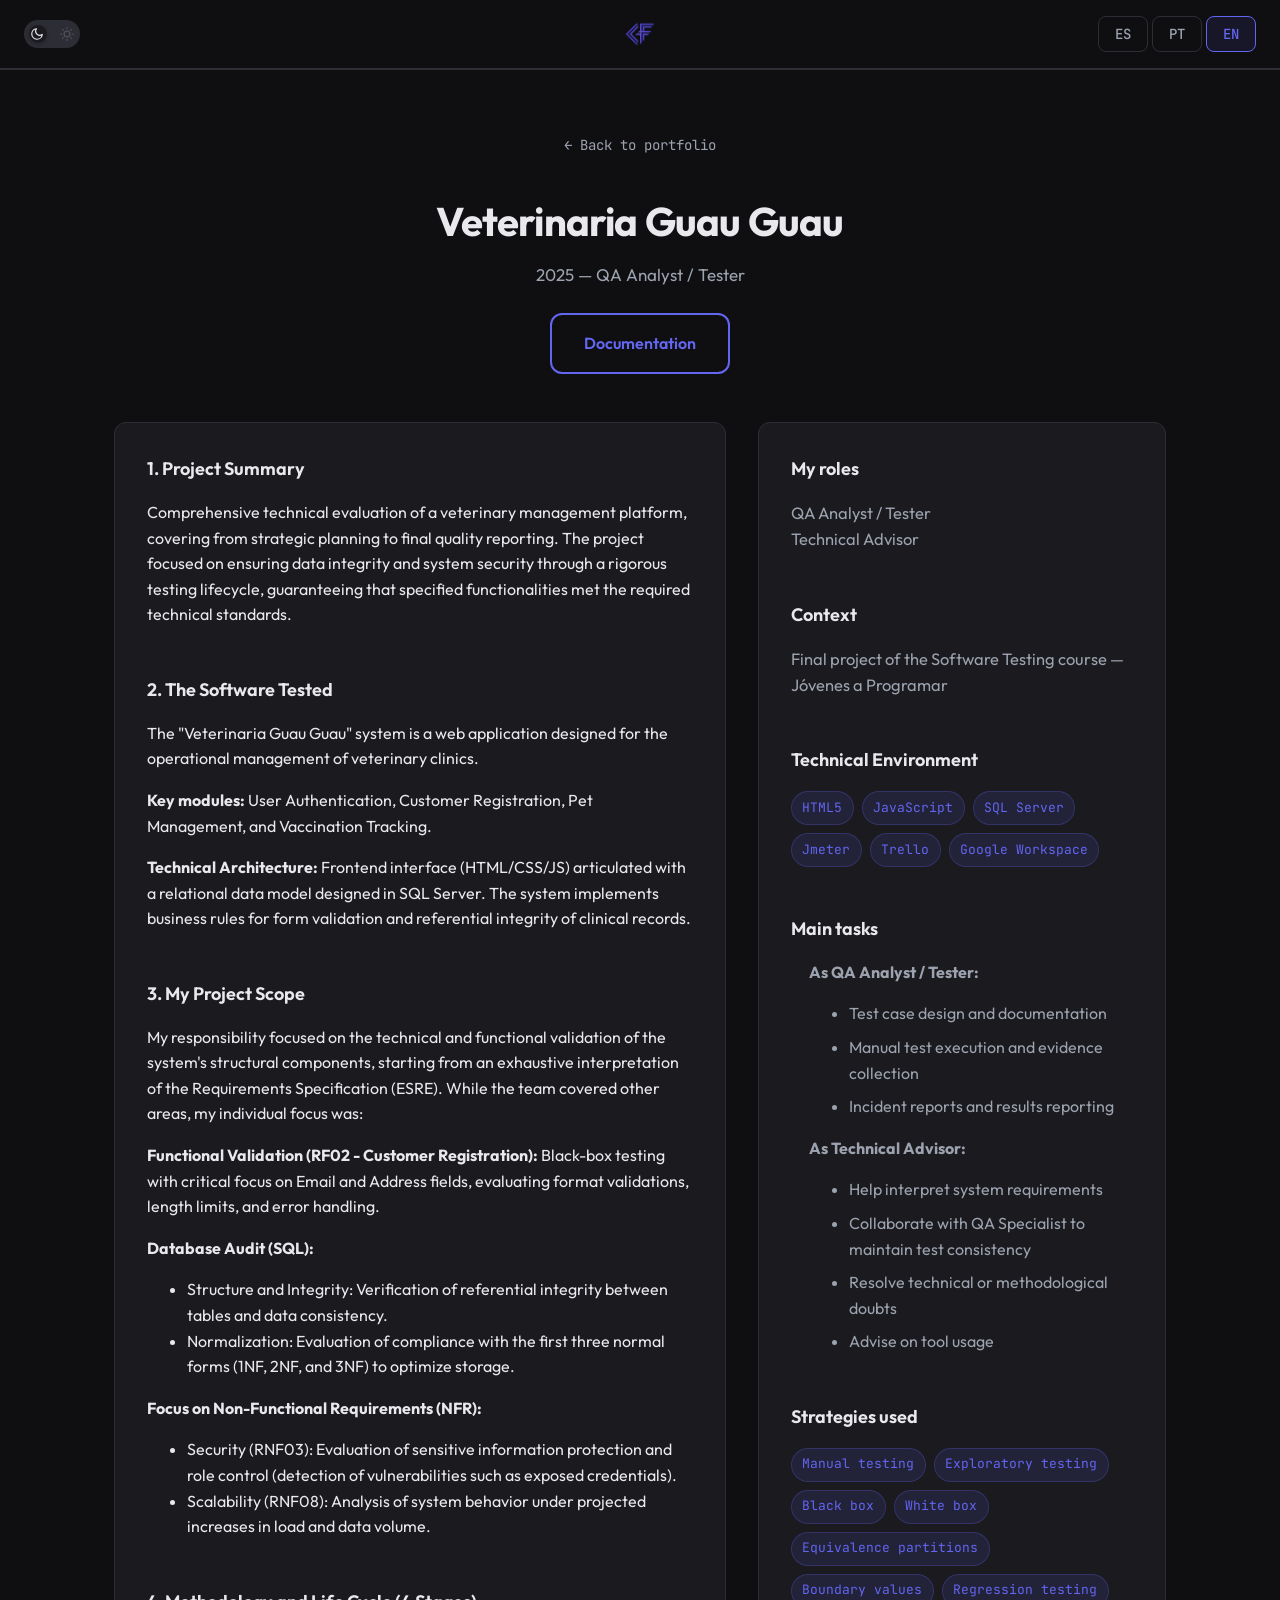
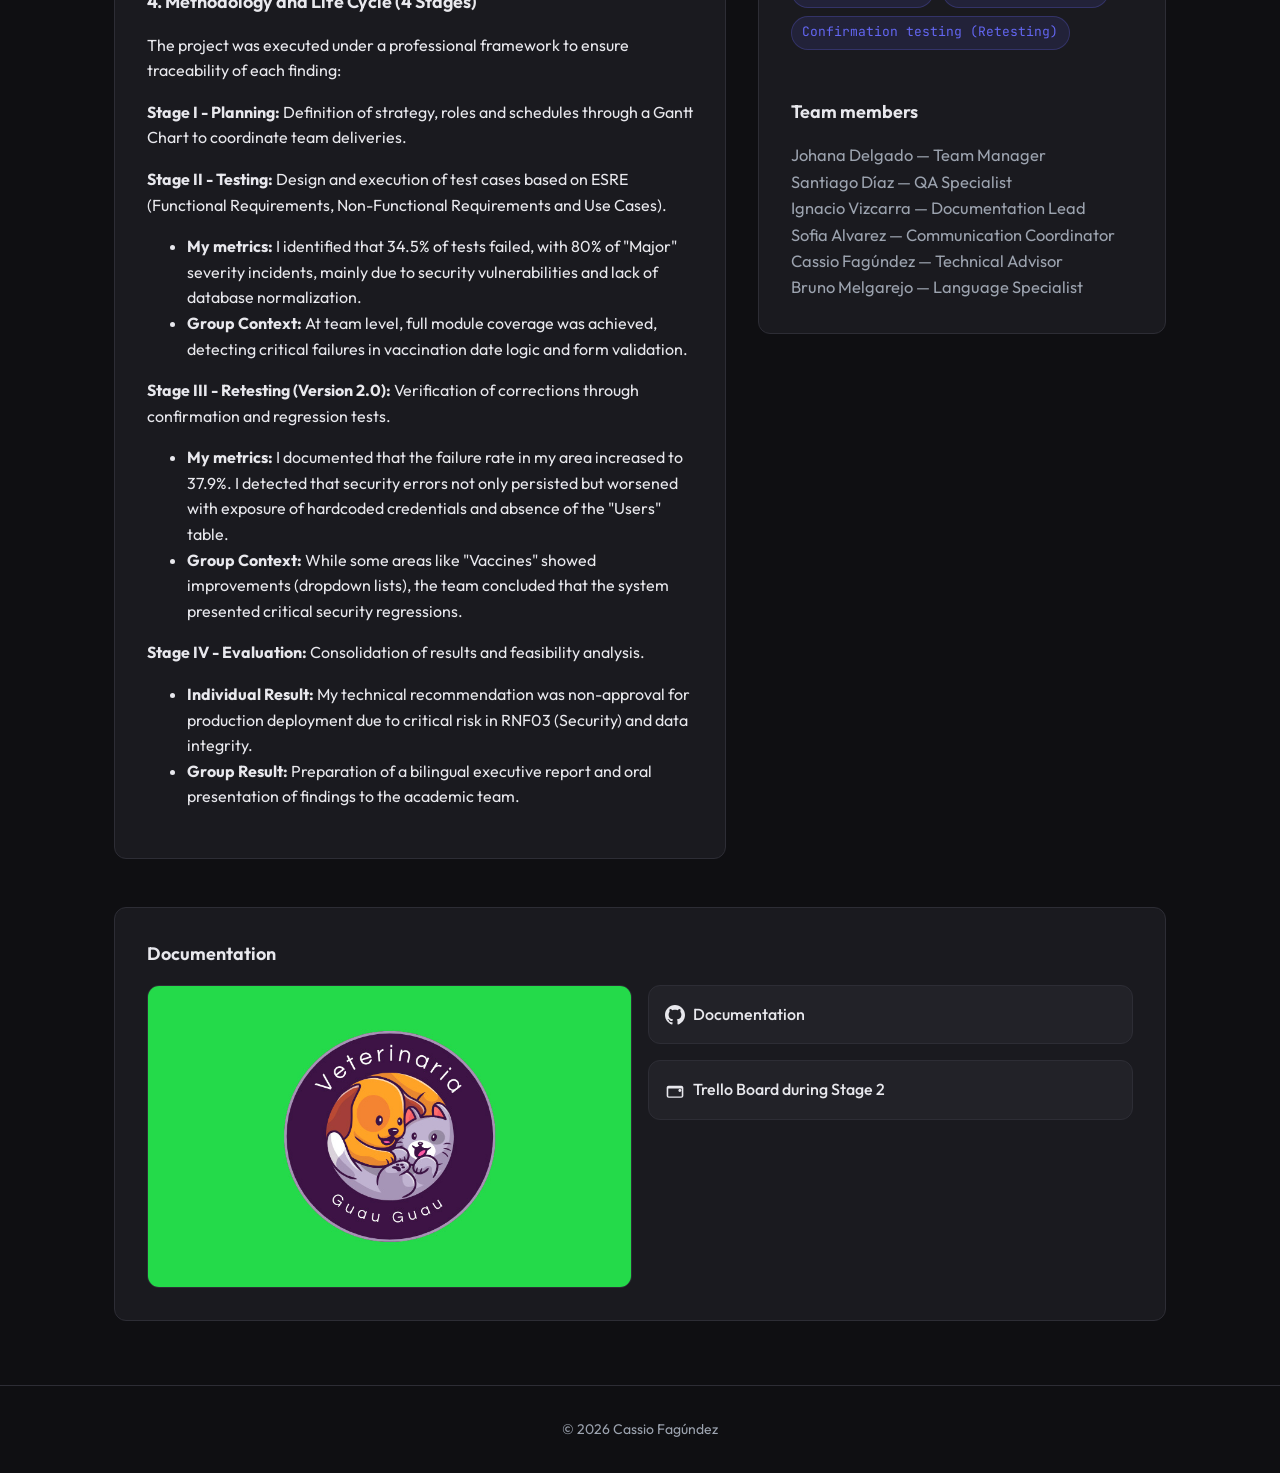
<file: projects/VeterinariaGuauGuau/index.html>
<!DOCTYPE html>
<html lang="es">
<head>
  <meta charset="UTF-8">
  <meta name="viewport" content="width=device-width, initial-scale=1.0">
  <meta name="description" content="Veterinaria Guau Guau — Detalle del proyecto">
  <title data-i18n="page-title-veterinaria">Veterinaria Guau Guau | Cassio Fagúndez</title>
  <link rel="icon" href="../../assets/icon.ico" type="image/x-icon">
  <link rel="stylesheet" href="../../css/style.css">
  <link rel="preconnect" href="https://fonts.googleapis.com">
  <link rel="preconnect" href="https://fonts.gstatic.com" crossorigin>
  <link href="https://fonts.googleapis.com/css2?family=Outfit:wght@300;400;500;600;700&family=JetBrains+Mono:wght@400;500&display=swap" rel="stylesheet">
</head>
<body>
  <header class="site-header">
    <div class="header-actions">
      <div class="header-left">
        <label class="theme-switch" for="theme-toggle">
          <input type="checkbox" id="theme-toggle" class="theme-switch-input" aria-label="Modo claro/oscuro">
          <span class="theme-switch-track" aria-hidden="true">
            <span class="theme-switch-icon theme-switch-icon-moon" aria-hidden="true">
              <svg xmlns="http://www.w3.org/2000/svg" width="14" height="14" viewBox="0 0 24 24" fill="none" stroke="currentColor" stroke-width="2" stroke-linecap="round" stroke-linejoin="round"><path d="M21 12.79A9 9 0 1 1 11.21 3 7 7 0 0 0 21 12.79z"/></svg>
            </span>
            <span class="theme-switch-icon theme-switch-icon-sun" aria-hidden="true">
              <svg xmlns="http://www.w3.org/2000/svg" width="14" height="14" viewBox="0 0 24 24" fill="none" stroke="currentColor" stroke-width="2" stroke-linecap="round" stroke-linejoin="round"><circle cx="12" cy="12" r="5"/><line x1="12" y1="1" x2="12" y2="3"/><line x1="12" y1="21" x2="12" y2="23"/><line x1="4.22" y1="4.22" x2="5.64" y2="5.64"/><line x1="18.36" y1="18.36" x2="19.78" y2="19.78"/><line x1="1" y1="12" x2="3" y2="12"/><line x1="21" y1="12" x2="23" y2="12"/><line x1="4.22" y1="19.78" x2="5.64" y2="18.36"/><line x1="18.36" y1="5.64" x2="19.78" y2="4.22"/></svg>
            </span>
          </span>
        </label>
      </div>
      <a href="../../" class="header-logo" aria-label="Inicio">
        <img src="../../assets/MYLOGO.png" alt="" width="50" height="50">
      </a>
      <div class="header-right">
        <div class="lang-switcher">
          <button type="button" class="lang-btn active" data-lang="es" aria-label="Español">ES</button>
          <button type="button" class="lang-btn" data-lang="pt" aria-label="Português">PT</button>
          <button type="button" class="lang-btn" data-lang="en" aria-label="English">EN</button>
        </div>
      </div>
    </div>
  </header>

  <main>
    <section class="section project-page">
      <div class="container">
        <nav class="breadcrumbs" aria-label="Breadcrumb">
          <a href="../../#portfolio" data-i18n="back-to-portfolio">← Volver al portfolio</a>
        </nav>

        <div class="project-hero">
          <h1 class="project-title-xl" Veterinaria Guau Guau>Veterinaria Guau Guau</h1>
          <p class="project-subtitle" 2025 — QA Analyst / Tester>2025 — QA Analyst / Tester</p>
          <div class="project-hero-actions">
            <a class="btn btn-outline" href="#documentation" data-i18n="docs-title">Documentación</a>
          </div>
        </div>

        <div class="project-detail-grid">
          <article class="project-panel">
            <h2 class="project-panel-title" data-i18n="summary-title">1. Resumen del Proyecto</h2>
            <p data-i18n="proj2-summary-p1">Evaluación técnica integral de una plataforma de gestión veterinaria, abarcando desde la planificación estratégica hasta el reporte final de calidad. El proyecto se centró en asegurar la integridad de los datos y la seguridad del sistema mediante un ciclo de vida de pruebas riguroso, garantizando que las funcionalidades especificadas cumplieran con los estándares técnicos exigidos.</p>
            
            <hr style="margin: var(--space-lg) 0; border: none; border-top: 1px solid var(--color-border); opacity: 0.5;">
            
            <h2 class="project-panel-title" data-i18n="proj2-software-title">2. El Software Testeado</h2>
            <p data-i18n="proj2-software-p1">El sistema "Veterinaria Guau Guau" es una aplicación web diseñada para la gestión operativa de clínicas veterinarias.</p>
            <p data-i18n="proj2-software-modules"><strong>Módulos clave:</strong> Autenticación de usuarios, Registro de Clientes, Gestión de Mascotas y Seguimiento de Vacunación.</p>
            <p data-i18n="proj2-software-architecture"><strong>Arquitectura Técnica:</strong> Interfaz desarrollada en frontend (HTML/CSS/JS) articulada con un modelo de datos relacional diseñado en SQL Server. El sistema implementa reglas de negocio para la validación de formularios y la integridad referencial de los registros clínicos.</p>
            
            <hr style="margin: var(--space-lg) 0; border: none; border-top: 1px solid var(--color-border); opacity: 0.5;">
            
            <h2 class="project-panel-title" data-i18n="proj2-scope-title">3. Mi Alcance en el Proyecto</h2>
            <p data-i18n="proj2-scope-p1">Mi responsabilidad se centró en la validación técnica y funcional de los componentes estructurales del sistema, partiendo de una interpretación exhaustiva de la Especificación de Requerimientos (ESRE). Mientras el equipo cubría otras áreas, mi enfoque individual fue:</p>
            
            <p data-i18n="proj2-scope-functional"><strong>Validación Funcional (RF02 - Registro de Cliente):</strong> Pruebas de caja negra con foco crítico en los campos de Correo Electrónico y Dirección, evaluando validaciones de formato, límites de longitud y manejo de errores.</p>
            
            <p data-i18n="proj2-scope-audit"><strong>Auditoría de Base de Datos (SQL):</strong></p>
            <ul>
              <li data-i18n="proj2-scope-audit-item1">Estructura e Integridad: Verificación de la integridad referencial entre tablas y consistencia de datos.</li>
              <li data-i18n="proj2-scope-audit-item2">Normalización: Evaluación del cumplimiento de las tres primeras formas normales (1FN, 2FN y 3FN) para optimizar el almacenamiento.</li>
            </ul>
            
            <p data-i18n="proj2-scope-nfr"><strong>Enfoque en Requisitos No Funcionales (RNF):</strong></p>
            <ul>
              <li data-i18n="proj2-scope-nfr-item1">Seguridad (RNF03): Evaluación de la protección de información sensible y control de roles (detección de vulnerabilidades como credenciales expuestas).</li>
              <li data-i18n="proj2-scope-nfr-item2">Escalabilidad (RNF08): Análisis del comportamiento del sistema ante incrementos proyectados de carga y volumen de datos.</li>
            </ul>
            
            <hr style="margin: var(--space-lg) 0; border: none; border-top: 1px solid var(--color-border); opacity: 0.5;">
            
            <h2 class="project-panel-title" data-i18n="proj2-methodology-title">4. Metodología y Ciclo de Vida (4 Etapas)</h2>
            <p data-i18n="proj2-methodology-p1">El proyecto se ejecutó bajo un marco de trabajo profesional para asegurar la trazabilidad de cada hallazgo:</p>
            
            <p><strong data-i18n="proj2-stage1">Etapa I - Planificación:</strong> <span data-i18n="proj2-stage1-desc">Definición de la estrategia, roles y cronogramas mediante un Diagrama de Gantt para coordinar las entregas del equipo.</span></p>
            
            <p><strong data-i18n="proj2-stage2">Etapa II - Testing:</strong> <span data-i18n="proj2-stage2-desc">Diseño y ejecución de casos de prueba basados en el ESRE (Requisitos Funcionales, Requisitos No Funcionales y Casos de Uso).</span></p>
            
            <ul>
              <li><strong data-i18n="proj2-stage2-metrics">Mis métricas:</strong> <span data-i18n="proj2-stage2-metrics-desc">Identifiqué que un 34.5% de las pruebas fallaron, con un 80% de incidencias de severidad "Mayor", principalmente por vulnerabilidades de seguridad y falta de normalización en la base de datos.</span></li>
              <li><strong data-i18n="proj2-stage2-context">Contexto Grupal:</strong> <span data-i18n="proj2-stage2-context-desc">A nivel de equipo, se logró una cobertura total de los módulos, detectando fallas críticas en la lógica de fechas de vacunación y validación de formularios.</span></li>
            </ul>
            
            <p><strong data-i18n="proj2-stage3">Etapa III - Retesting (Versión 2.0):</strong> <span data-i18n="proj2-stage3-desc">Verificación de correcciones mediante pruebas de confirmación y regresión.</span></p>
            
            <ul>
              <li><strong data-i18n="proj2-stage3-metrics">Mis métricas:</strong> <span data-i18n="proj2-stage3-metrics-desc">Documenté que la tasa de fallo en mi área aumentó al 37.9%. Detecté que los errores de seguridad no solo persistían, sino que se agravaban con la exposición de credenciales hardcodeadas y la ausencia de la tabla "Usuarios".</span></li>
              <li><strong data-i18n="proj2-stage3-context">Contexto Grupal:</strong> <span data-i18n="proj2-stage3-context-desc">Mientras algunas áreas como "Vacunas" mostraban mejoras (listas desplegables), el equipo concluyó que el sistema presentaba regresiones críticas en seguridad.</span></li>
            </ul>
            
            <p><strong data-i18n="proj2-stage4">Etapa IV - Evaluación:</strong> <span data-i18n="proj2-stage4-desc">Consolidación de resultados y análisis de viabilidad.</span></p>
            
            <ul>
              <li><strong data-i18n="proj2-stage4-individual">Resultado Individual:</strong> <span data-i18n="proj2-stage4-individual-desc">Mi recomendación técnica fue la no aprobación para el paso a producción debido al riesgo crítico en el RNF03 (Seguridad) y la integridad de los datos.</span></li>
              <li><strong data-i18n="proj2-stage4-group">Resultado Grupal:</strong> <span data-i18n="proj2-stage4-group-desc">Elaboración de un informe ejecutivo bilingüe y presentación oral de los hallazgos ante el equipo académico.</span></li>
            </ul>
          </article>

            <aside class="project-panel">
              <h2 class="project-panel-title" data-i18n="proj2-roles-title">Mis roles</h2>
              <p class="project-long-desc" data-i18n="proj2-roles">QA Analyst / Tester<br>Technical Advisor / Asesor Técnico</p>

              <hr style="margin: var(--space-lg) 0; border: none; border-top: 1px solid var(--color-border); opacity: 0.5;">

              <h2 class="project-panel-title" data-i18n="context-title">Contexto</h2>
              <p class="project-long-desc" data-i18n="proj2-context">Proyecto Final del curso de Testing de Software — Jóvenes a Programar</p>

              <hr style="margin: var(--space-lg) 0; border: none; border-top: 1px solid var(--color-border); opacity: 0.5;">

              <h2 class="project-panel-title" data-i18n="proj2-tech-title">Entorno Técnico</h2>
              <div class="tech-chips" aria-label="Entorno Técnico">
                <span class="chip">HTML5</span>
                <span class="chip">JavaScript</span>
                <span class="chip">SQL Server</span>
                <span class="chip">Jmeter</span>
                <span class="chip">Trello</span>
                <span class="chip">Google Workspace</span>
              </div>

              <hr style="margin: var(--space-lg) 0; border: none; border-top: 1px solid var(--color-border); opacity: 0.5;">

              <h2 class="project-panel-title" data-i18n="proj2-tasks-title">Tareas principales</h2>
              <div class="project-list">
                <p data-i18n="proj2-qa-title"><strong>Como QA Analyst / Tester:</strong></p>
                <ul>
                  <li data-i18n="proj2-qa-task1">Diseño y documentación de casos de prueba</li>
                  <li data-i18n="proj2-qa-task2">Ejecución de pruebas manuales y registro de evidencias</li>
                  <li data-i18n="proj2-qa-task3">Informes de incidencias y reporte de resultados</li>
                </ul>
                
                <p data-i18n="proj2-advisor-title"><strong>Como Asesor Técnico:</strong></p>
                <ul>
                  <li data-i18n="proj2-advisor-task1">Ayudar a interpretar los requerimientos del sistema</li>
                  <li data-i18n="proj2-advisor-task2">Colaborar con QA Specialist para mantener coherencia en las pruebas</li>
                  <li data-i18n="proj2-advisor-task3">Resolver dudas técnicas o metodológicas</li>
                  <li data-i18n="proj2-advisor-task4">Asesorar en el uso de herramientas</li>
                </ul>
              </div>

              <hr style="margin: var(--space-lg) 0; border: none; border-top: 1px solid var(--color-border); opacity: 0.5;">

              <h2 class="project-panel-title" data-i18n="proj2-strategies-title">Estrategias usadas</h2>
              <div class="tech-chips" aria-label="Estrategias usadas">
                <span class="chip" data-i18n="proj2-strategy-manual">Testing manual</span>
                <span class="chip" data-i18n="proj2-strategy-exploratory">Testing exploratorio</span>
                <span class="chip" data-i18n="proj2-strategy-blackbox">Caja negra</span>
                <span class="chip" data-i18n="proj2-strategy-whitebox">Caja blanca</span>
                <span class="chip" data-i18n="proj2-strategy-equivalence">Particiones de equivalencia</span>
                <span class="chip" data-i18n="proj2-strategy-boundary">Valores límite</span>
                <span class="chip" data-i18n="proj2-strategy-regression">Pruebas de Regresión</span>
                <span class="chip" data-i18n="proj2-strategy-retesting">Pruebas de Confirmación (Retesting)</span>
              </div>

              <hr style="margin: var(--space-lg) 0; border: none; border-top: 1px solid var(--color-border); opacity: 0.5;">

              <h2 class="project-panel-title" data-i18n="proj2-team-title">Integrantes del equipo</h2>
              <p class="project-long-desc" data-i18n="proj2-team">
                Johana Delgado — Team Manager<br>
                Santiago Díaz — QA Specialist<br>
                Ignacio Vizcarra — Documentation Lead<br>
                Sofia Alvarez — Communication Coordinator<br>
                Cassio Fagúndez — Technical Advisor<br>
                Bruno Melgarejo — Language Specialist
              </p>
            </aside>
          </div>

          <div style="height: var(--space-2xl)" id="documentation"></div>

          <section class="project-panel">
            <h2 class="project-panel-title" data-i18n="docs-title">Documentación</h2>
            <div class="documentation-grid">
              <div class="documentation-image">
                <img src="img/proyecto2-1.jpg" alt="Veterinaria Guau Guau screenshot 1" loading="lazy">
              </div>
              <div class="documentation-links">
                <a href="https://github.com/cassio-fagundez/Testing_VeterinariaGuauGuau_JAP" target="_blank" rel="noopener noreferrer" class="documentation-link">
                  <svg xmlns="http://www.w3.org/2000/svg" width="20" height="20" viewBox="0 0 24 24" fill="currentColor" aria-hidden="true">
                    <path d="M12 0c-6.626 0-12 5.373-12 12 0 5.302 3.438 9.8 8.207 11.387.599.111.793-.261.793-.577v-2.234c-3.338.726-4.033-1.416-4.033-1.416-.546-1.387-1.333-1.756-1.333-1.756-1.089-.745.083-.729.083-.729 1.205.084 1.839 1.237 1.839 1.237 1.07 1.834 2.807 1.304 3.492.997.107-.775.418-1.305.762-1.604-2.665-.305-5.467-1.334-5.467-5.931 0-1.311.469-2.381 1.236-3.221-.124-.303-.535-1.524.117-3.176 0 0 1.008-.322 3.301 1.23.957-.266 1.983-.399 3.003-.404 1.02.005 2.047.138 3.006.404 2.291-1.552 3.297-1.23 3.297-1.23.653 1.653.242 2.874.118 3.176.77.84 1.235 1.911 1.235 3.221 0 4.609-2.807 5.624-5.479 5.921.43.372.823 1.102.823 2.222v3.293c0 .319.192.694.801.576 4.765-1.589 8.199-6.086 8.199-11.386 0-6.627-5.373-12-12-12z"/>
                  </svg>
                  <span data-i18n="docs-title">Documentación</span>
                </a>
                <a href="https://trello.com/b/PFiCNJJ2?filter=member:cassio_fagundez" target="_blank" rel="noopener noreferrer" class="documentation-link">
                  <svg xmlns="http://www.w3.org/2000/svg" width="20" height="20" viewBox="0 0 24 24" fill="currentColor" aria-hidden="true">
                    <path d="M19.59 12.52c0 .97-.79 1.75-1.76 1.75-.97 0-1.75-.78-1.75-1.75s.78-1.75 1.75-1.75c.97 0 1.76.78 1.76 1.75zM22 9.24v9.52c0 1.33-1.08 2.41-2.41 2.41H4.41C3.08 21.17 2 20.09 2 18.76V9.24c0-1.33 1.08-2.41 2.41-2.41h15.18c1.33 0 2.41 1.08 2.41 2.41zm-2.41 1.06H4.41c-.28 0-.5.22-.5.5v8.41c0 .28.22.5.5.5h15.18c.28 0 .5-.22.5-.5v-8.41c0-.28-.22-.5-.5-.5z"/>
                  </svg>
                  <span data-i18n="proj2-trello-link">Tablero de Trello durante Etapa 2</span>
                </a>
              </div>
            </div>
          </section>
        </div>
      </div>
    </section>
  </main>

  <footer class="site-footer">
    <p class="footer-text">© <span id="current-year"></span> Cassio Fagúndez</p>
  </footer>

  <script src="../../js/i18n.js"></script>
  <script src="../../js/main.js"></script>
</body>
</html>
</file>
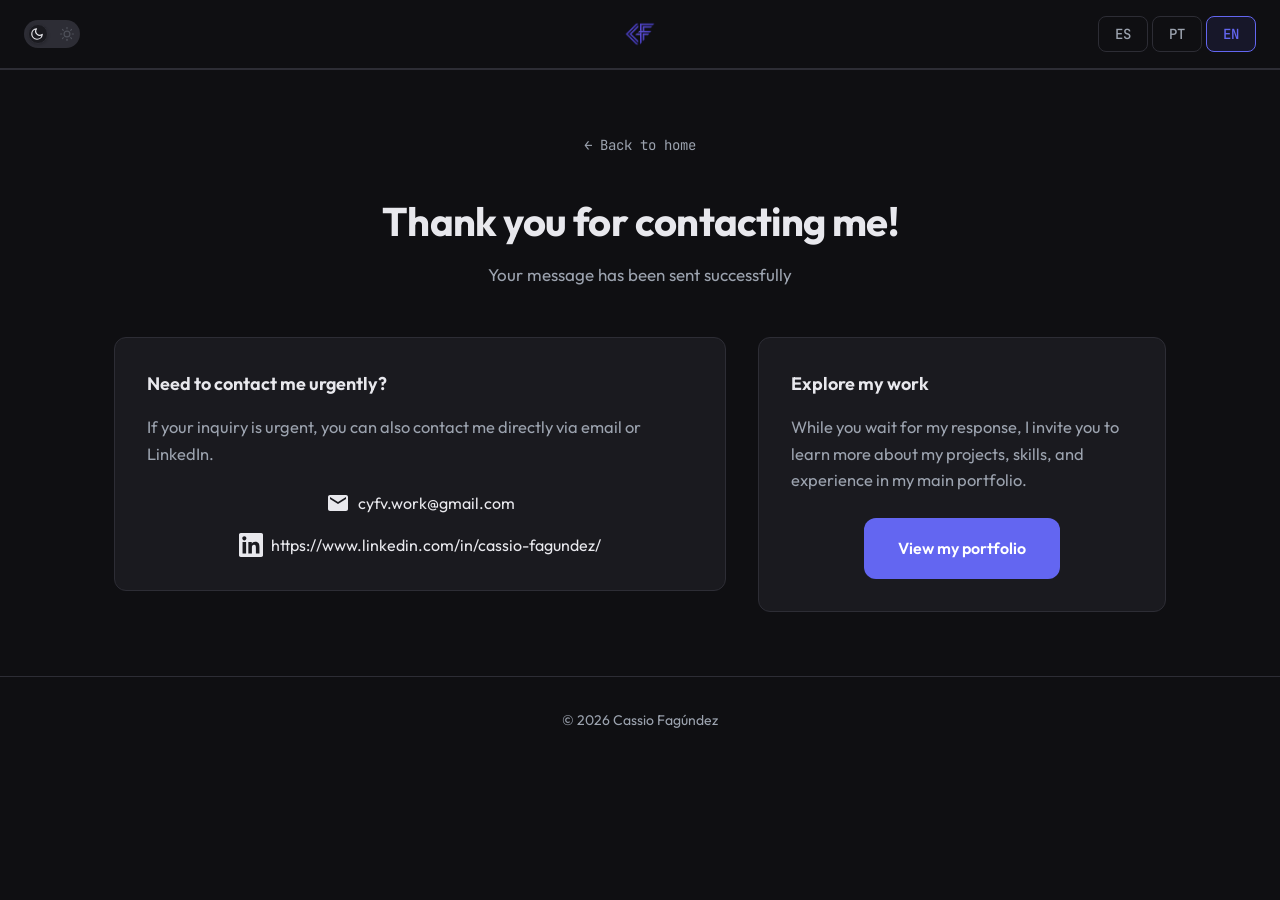
<file: thanks.html>
<!DOCTYPE html>
<html lang="es">
<head>
  <meta charset="UTF-8">
  <meta name="viewport" content="width=device-width, initial-scale=1.0">
  <meta name="description" content="Gracias por contactarme — Cassio Fagúndez">
  <title>Gracias | Cassio Fagúndez</title>
  <link rel="icon" href="assets/icon.ico" type="image/x-icon">
  <link rel="stylesheet" href="css/style.css">
  <link rel="preconnect" href="https://fonts.googleapis.com">
  <link rel="preconnect" href="https://fonts.gstatic.com" crossorigin>
  <link href="https://fonts.googleapis.com/css2?family=Outfit:wght@300;400;500;600;700&family=JetBrains+Mono:wght@400;500&display=swap" rel="stylesheet">
</head>
<body>
  <header class="site-header">
    <div class="header-actions">
      <div class="header-left">
        <label class="theme-switch" for="theme-toggle">
          <input type="checkbox" id="theme-toggle" class="theme-switch-input" aria-label="Modo claro/oscuro">
          <span class="theme-switch-track" aria-hidden="true">
            <span class="theme-switch-icon theme-switch-icon-moon" aria-hidden="true">
              <svg xmlns="http://www.w3.org/2000/svg" width="14" height="14" viewBox="0 0 24 24" fill="none" stroke="currentColor" stroke-width="2" stroke-linecap="round" stroke-linejoin="round"><path d="M21 12.79A9 9 0 1 1 11.21 3 7 7 0 0 0 21 12.79z"/></svg>
            </span>
            <span class="theme-switch-icon theme-switch-icon-sun" aria-hidden="true">
              <svg xmlns="http://www.w3.org/2000/svg" width="14" height="14" viewBox="0 0 24 24" fill="none" stroke="currentColor" stroke-width="2" stroke-linecap="round" stroke-linejoin="round"><circle cx="12" cy="12" r="5"/><line x1="12" y1="1" x2="12" y2="3"/><line x1="12" y1="21" x2="12" y2="23"/><line x1="4.22" y1="4.22" x2="5.64" y2="5.64"/><line x1="18.36" y1="18.36" x2="19.78" y2="19.78"/><line x1="1" y1="12" x2="3" y2="12"/><line x1="21" y1="12" x2="23" y2="12"/><line x1="4.22" y1="19.78" x2="5.64" y2="18.36"/><line x1="18.36" y1="5.64" x2="19.78" y2="4.22"/></svg>
            </span>
          </span>
        </label>
      </div>
      <a href="index.html" class="header-logo" aria-label="Inicio">
        <img src="assets/MYLOGO.png" alt="" width="50" height="50">
      </a>
      <div class="header-right">
        <div class="lang-switcher">
          <button type="button" class="lang-btn active" data-lang="es" aria-label="Español">ES</button>
          <button type="button" class="lang-btn" data-lang="pt" aria-label="Português">PT</button>
          <button type="button" class="lang-btn" data-lang="en" aria-label="English">EN</button>
        </div>
      </div>
    </div>
  </header>

  <main>
    <section class="section project-page">
      <div class="container">
        <nav class="breadcrumbs" aria-label="Breadcrumb">
          <a href="index.html" data-i18n="back-to-home">← Volver al inicio</a>
        </nav>

        <div class="project-hero">
          <h1 class="project-title-xl" data-i18n="thanks-title">¡Gracias por tu mensaje!</h1>
          <p class="project-subtitle" data-i18n="thanks-subtitle">Tu mensaje ha sido enviado exitosamente</p>
        </div>

        <div class="project-detail-grid">
          <article class="project-panel">
            <h2 class="project-panel-title" data-i18n="thanks-contact-title">¿Necesitas contactarme urgentemente?</h2>
            <p class="project-long-desc" data-i18n="thanks-contact">Si tu consulta es urgente, también puedes contactarme directamente a través de mi correo electrónico o LinkedIn.</p>
            <div style="height: var(--space-lg)"></div>
            <div class="project-hero-actions" style="flex-direction: column; gap: var(--space-md); align-items: center;">
              <div class="project-hero-actions" style="gap: var(--space-sm);">
                <svg xmlns="http://www.w3.org/2000/svg" width="24" height="24" viewBox="0 0 24 24" fill="currentColor" aria-hidden="true">
                  <path d="M20 4H4c-1.1 0-1.99.9-1.99 2L2 18c0 1.1.9 2 2 2h16c1.1 0 2-.9 2-2V6c0-1.1-.9-2-2-2zm0 4l-8 5-8-5V6l8 5 8-5v2z"/>
                </svg>
                <span>cyfv.work@gmail.com</span>
              </div>
              <div class="project-hero-actions" style="gap: var(--space-sm);">
                <svg xmlns="http://www.w3.org/2000/svg" width="24" height="24" viewBox="0 0 24 24" fill="currentColor" aria-hidden="true">
                  <path d="M20.447 20.452h-3.554v-5.569c0-1.328-.027-3.037-1.852-3.037-1.853 0-2.136 1.445-2.136 2.939v5.667H9.351V9h3.414v1.561h.046c.477-.9 1.637-1.85 3.37-1.85 3.601 0 4.267 2.37 4.267 5.455v6.286zM5.337 7.433c-1.144 0-2.063-.926-2.063-2.065 0-1.138.92-2.063 2.063-2.063 1.14 0 2.064.925 2.064 2.063 0 1.139-.925 2.065-2.064 2.065zm1.782 13.019H3.555V9h3.564v11.452zM22.225 0H1.771C.792 0 0 .774 0 1.729v20.542C0 23.227.792 24 1.771 24h20.451C23.2 24 24 23.227 24 22.271V1.729C24 .774 23.2 0 22.222 0h.003z"/>
                </svg>
                <a href="https://www.linkedin.com/in/cassio-fagundez" target="_blank" rel="noopener noreferrer" style="color: inherit; text-decoration: none;">https://www.linkedin.com/in/cassio-fagundez/</a>
              </div>
            </div>
          </article>

          <aside class="project-panel">
            <h2 class="project-panel-title" data-i18n="thanks-portfolio-title">Explora mi trabajo</h2>
            <p class="project-long-desc" data-i18n="thanks-portfolio">Mientras esperas mi respuesta, te invito a conocer más sobre mis proyectos, habilidades y experiencia en mi portfolio principal.</p>
            <div style="height: var(--space-lg)"></div>
            <div class="project-hero-actions" style="justify-content: center;">
              <a href="index.html#portfolio" class="btn btn-primary" data-i18n="thanks-view-portfolio">Ver mi portfolio</a>
            </div>
          </aside>
        </div>
      </div>
    </section>
  </main>

  <footer class="site-footer">
    <p class="footer-text">© <span id="current-year"></span> Cassio Fagúndez</p>
  </footer>

  <script src="js/i18n.js"></script>
  <script src="js/main.js"></script>
</body>
</html>
</file>
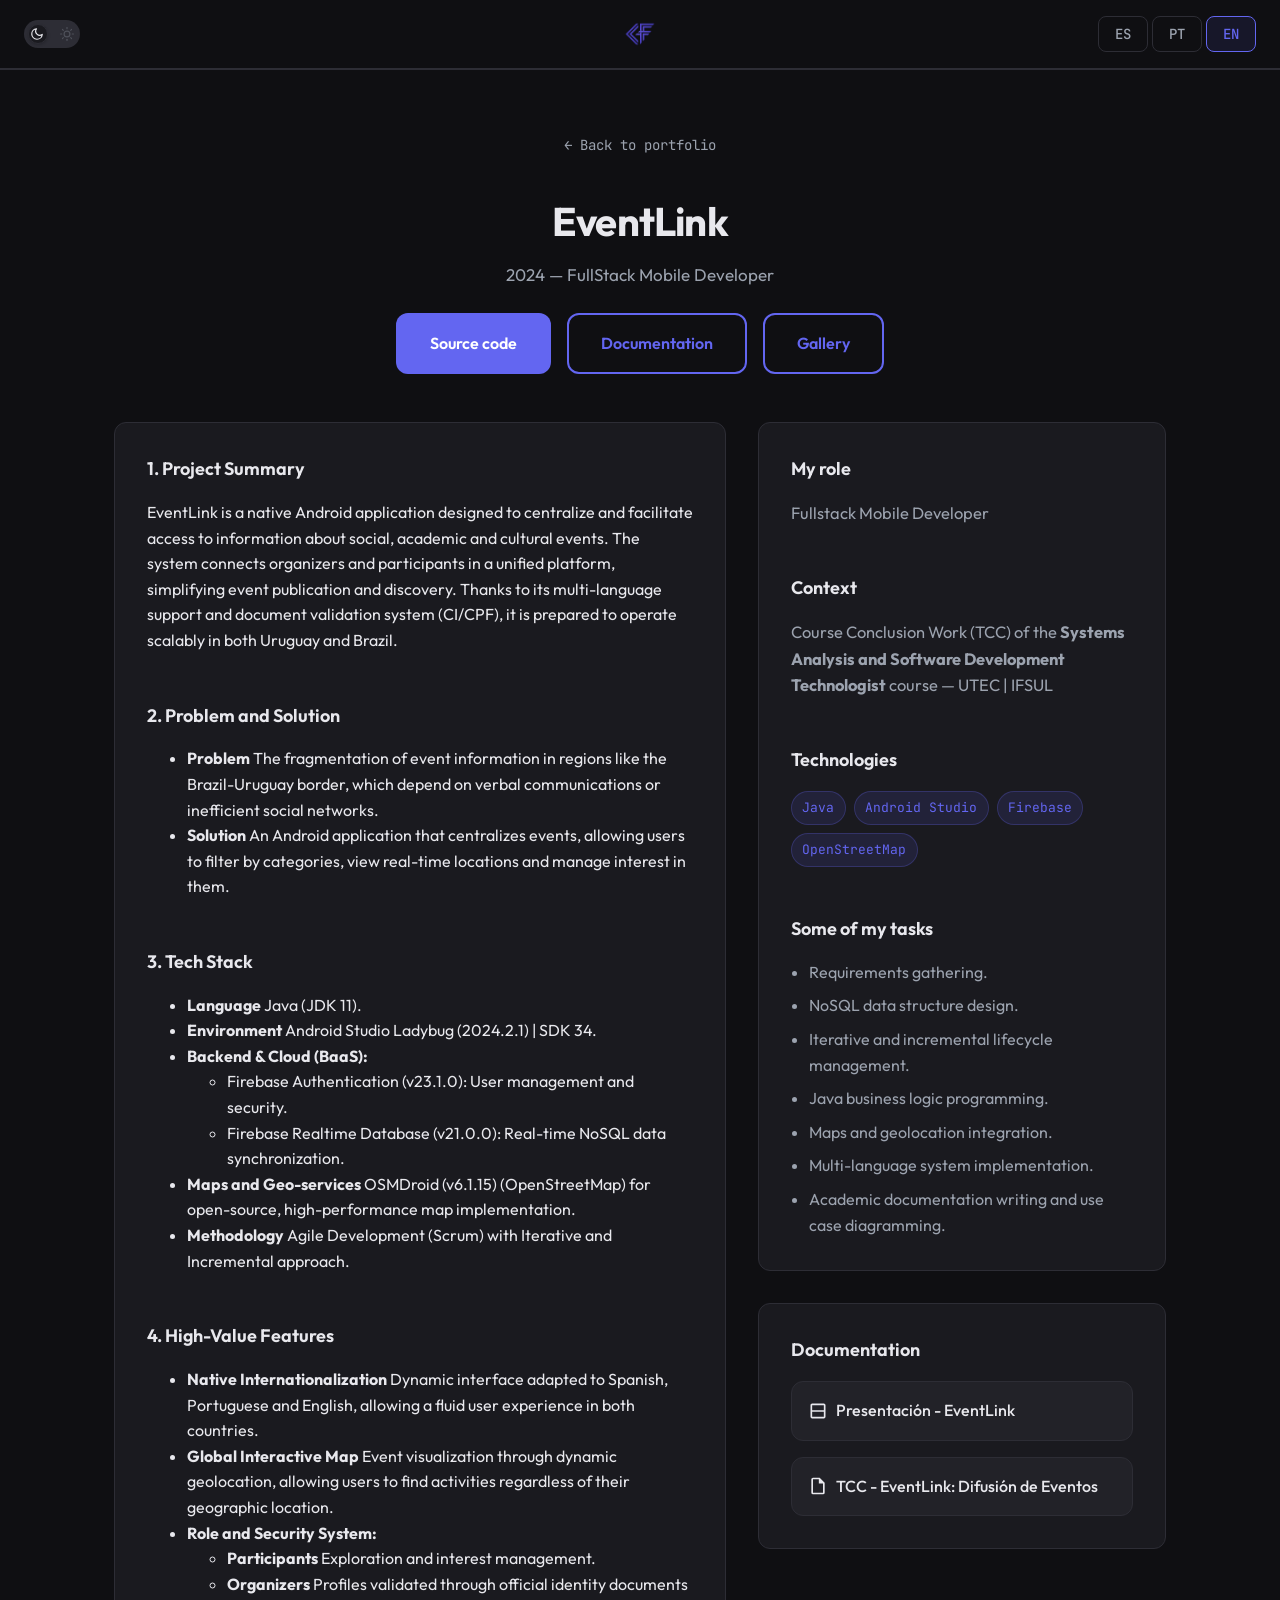
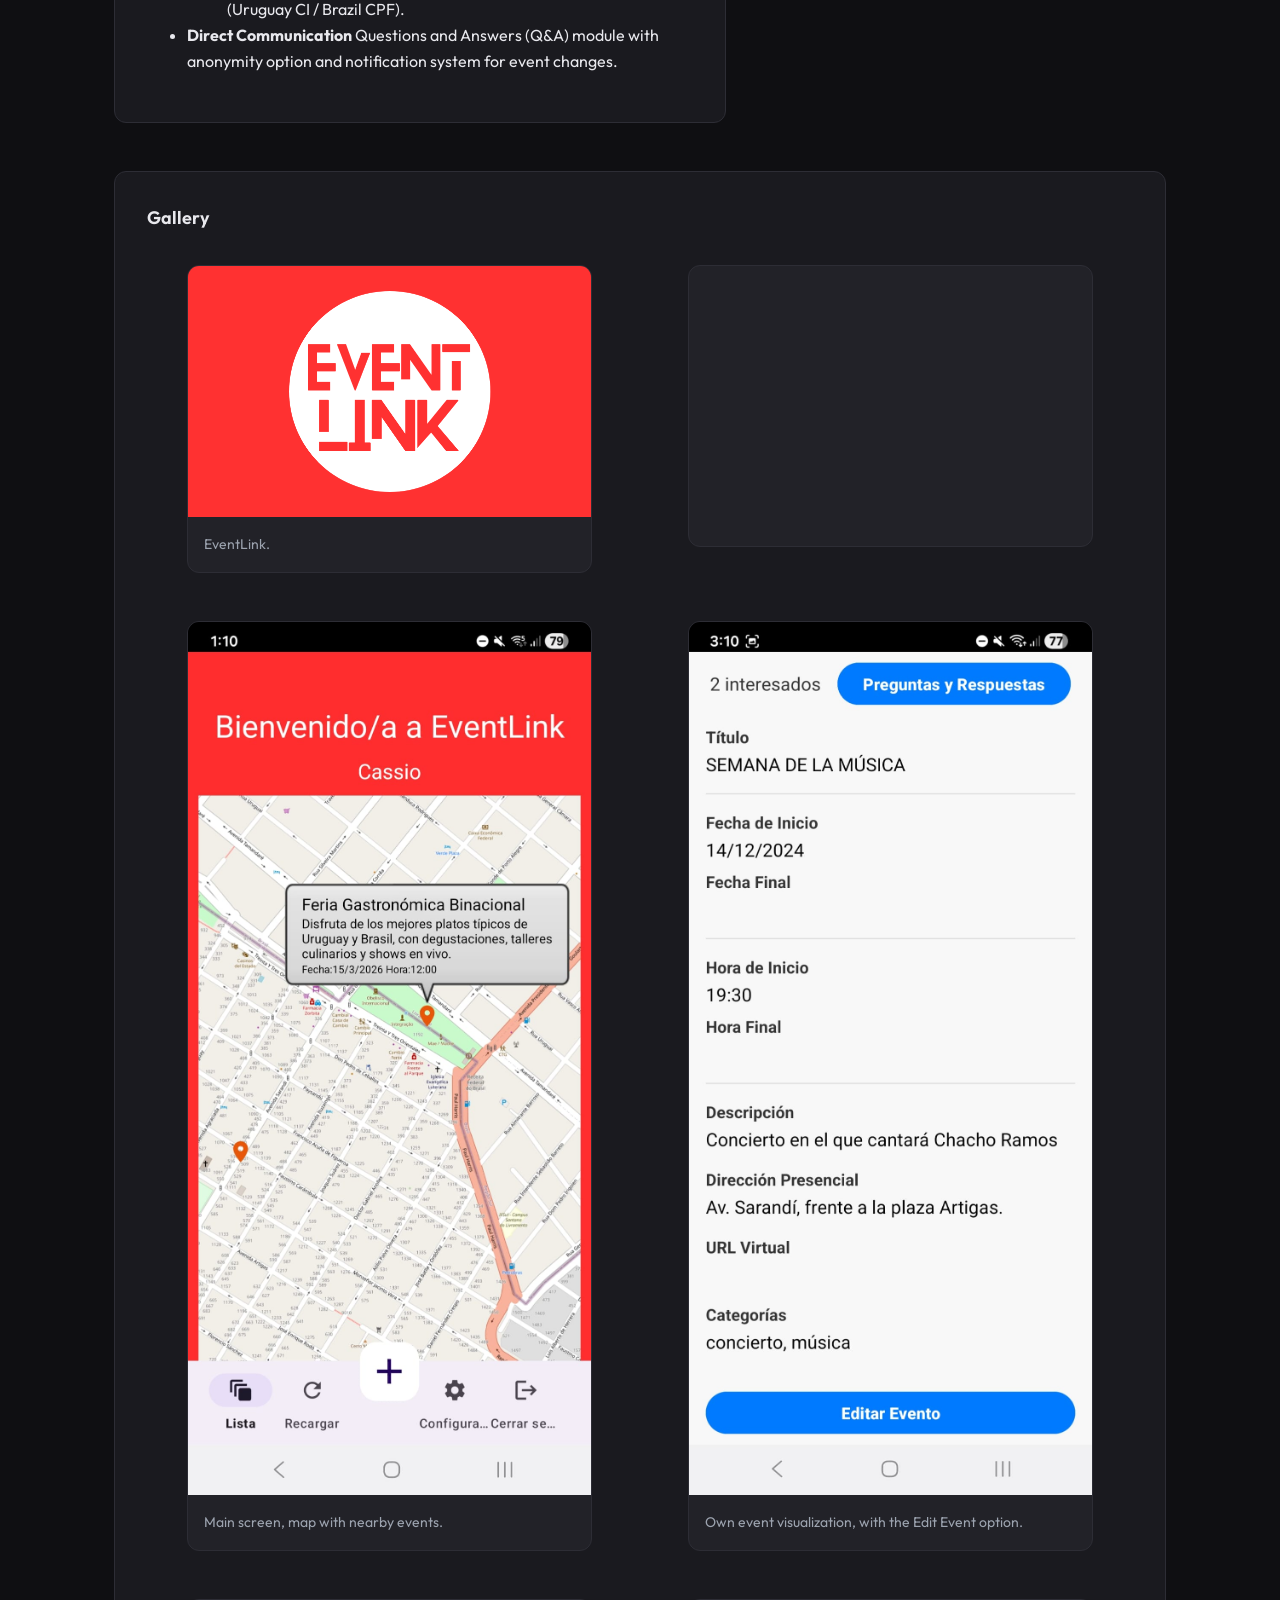
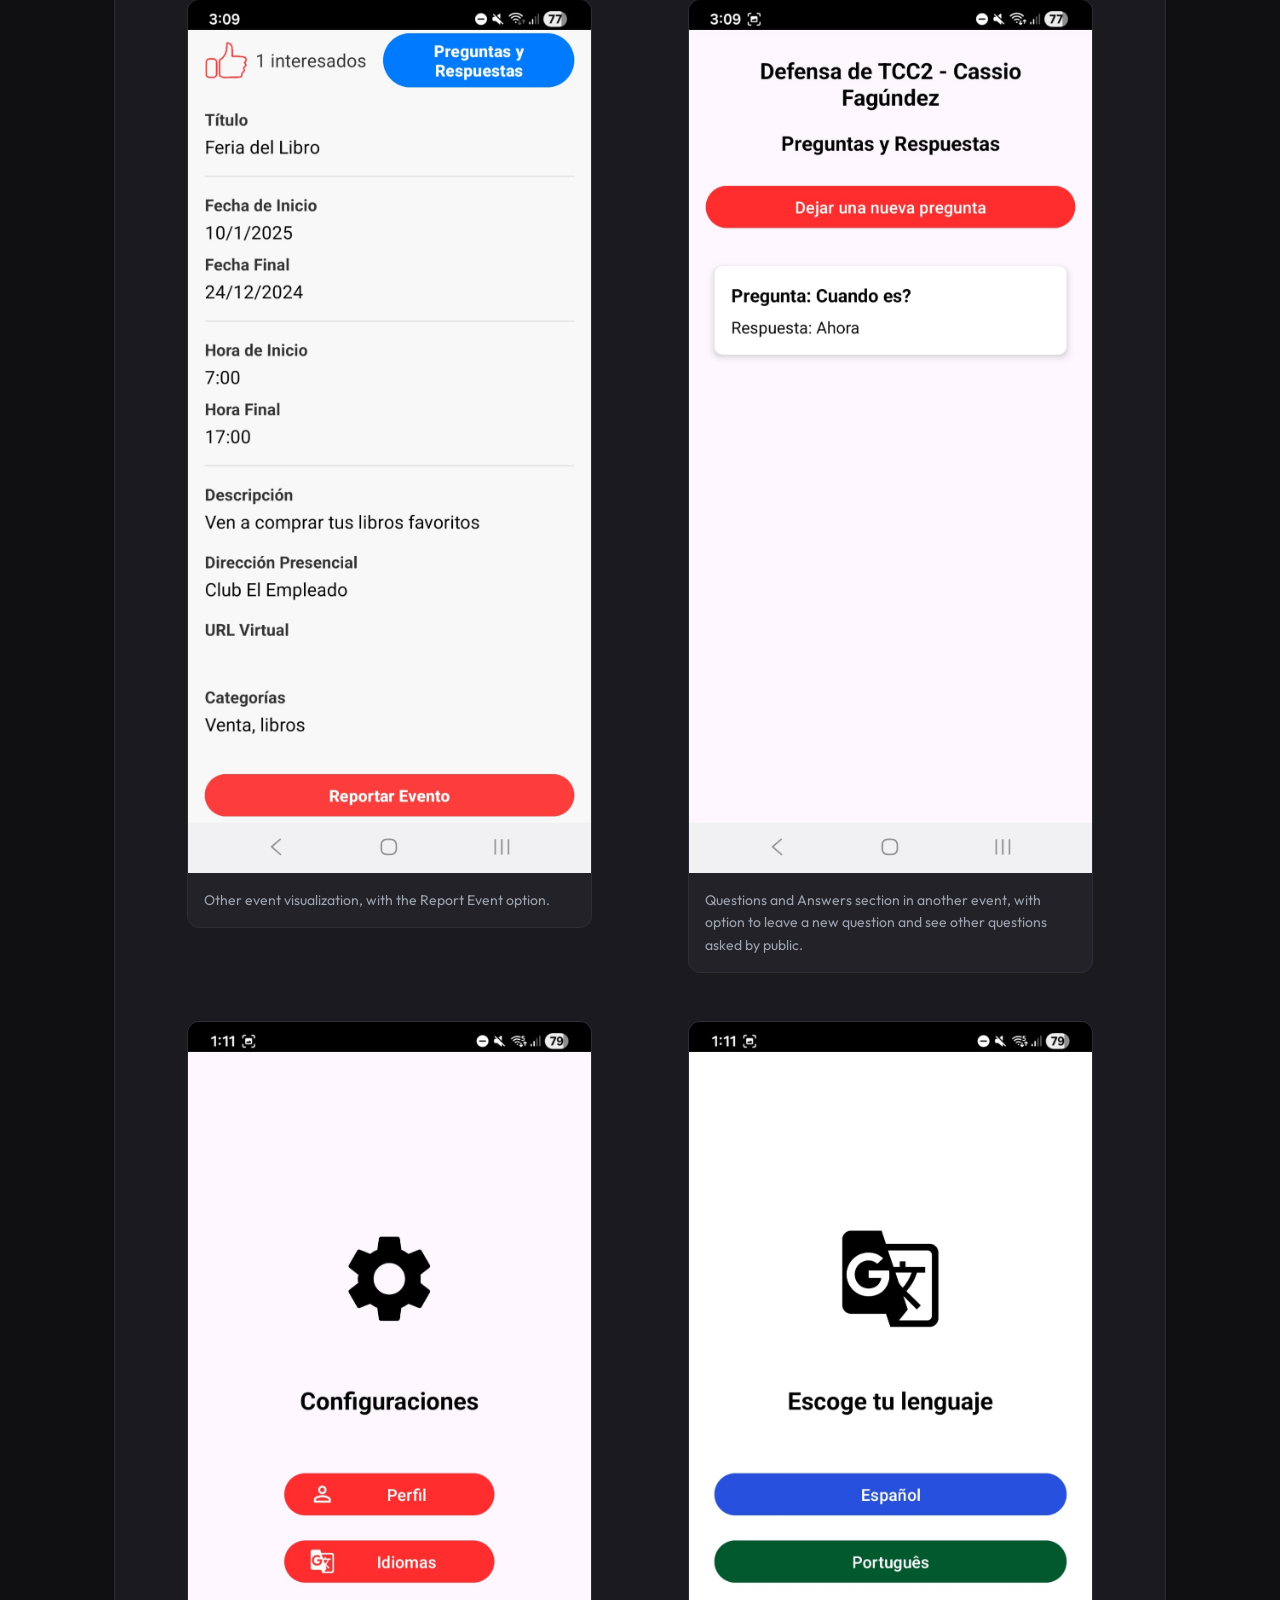
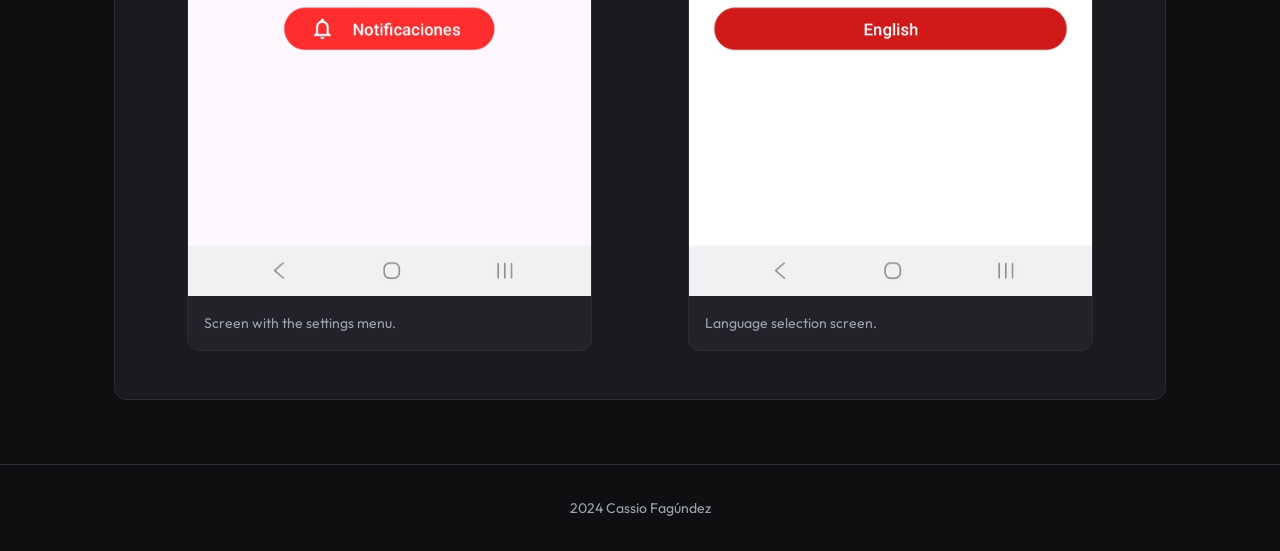
<file: projects/EventLink/EventLink.html>
<!DOCTYPE html>
<html lang="es">

<head>
  <meta charset="UTF-8">
  <meta name="viewport" content="width=device-width, initial-scale=1.0">
  <meta name="description" content="EventLink — Detalle del proyecto">
  <title>EventLink | Cassio Fagúndez</title>
  <link rel="icon" href="../../assets/icon.ico" type="image/x-icon">
  <link rel="stylesheet" href="../../css/style.css">
  <link rel="preconnect" href="https://fonts.googleapis.com">
  <link rel="preconnect" href="https://fonts.gstatic.com" crossorigin>
  <link
    href="https://fonts.googleapis.com/css2?family=Outfit:wght@300;400;500;600;700&family=JetBrains+Mono:wght@400;500&display=swap"
    rel="stylesheet">
</head>

<body>
  <header class="site-header">
    <div class="header-actions">
      <div class="header-left">
        <label class="theme-switch" for="theme-toggle">
          <input type="checkbox" id="theme-toggle" class="theme-switch-input" aria-label="Modo claro/oscuro">
          <span class="theme-switch-track" aria-hidden="true">
            <span class="theme-switch-icon theme-switch-icon-moon" aria-hidden="true">
              <svg xmlns="http://www.w3.org/2000/svg" width="14" height="14" viewBox="0 0 24 24" fill="none"
                stroke="currentColor" stroke-width="2" stroke-linecap="round" stroke-linejoin="round">
                <path d="M21 12.79A9 9 0 1 1 11.21 3 7 7 0 0 0 21 12.79z" />
              </svg>
            </span>
            <span class="theme-switch-icon theme-switch-icon-sun" aria-hidden="true">
              <svg xmlns="http://www.w3.org/2000/svg" width="14" height="14" viewBox="0 0 24 24" fill="none"
                stroke="currentColor" stroke-width="2" stroke-linecap="round" stroke-linejoin="round">
                <circle cx="12" cy="12" r="5" />
                <line x1="12" y1="1" x2="12" y2="3" />
                <line x1="12" y1="21" x2="12" y2="23" />
                <line x1="4.22" y1="4.22" x2="5.64" y2="5.64" />
                <line x1="18.36" y1="18.36" x2="19.78" y2="19.78" />
                <line x1="1" y1="12" x2="3" y2="12" />
                <line x1="21" y1="12" x2="23" y2="12" />
                <line x1="4.22" y1="19.78" x2="5.64" y2="18.36" />
                <line x1="18.36" y1="5.64" x2="19.78" y2="4.22" />
              </svg>
            </span>
          </span>
        </label>
      </div>
      <a href="../../index.html" class="header-logo" aria-label="Inicio">
        <img src="../../assets/MYLOGO.png" alt="" width="50" height="50">
      </a>
      <div class="header-right">
        <div class="lang-switcher">
          <button type="button" class="lang-btn active" data-lang="es" aria-label="Español">ES</button>
          <button type="button" class="lang-btn" data-lang="pt" aria-label="Português">PT</button>
          <button type="button" class="lang-btn" data-lang="en" aria-label="English">EN</button>
        </div>
      </div>
    </div>
  </header>

  <main>
    <section class="section project-page">
      <div class="container">
        <nav class="breadcrumbs" aria-label="Breadcrumb">
          <a href="../../index.html#portfolio" data-i18n="back-to-portfolio">← Volver al portfolio</a>
        </nav>

        <div class="project-hero">
          <h1 class="project-title-xl" EventLink>EventLink</h1>
          <p class="project-subtitle" 2024 — FullStack Mobile Developer>2024 — FullStack Mobile Developer</p>
          <div class="project-hero-actions">
            <a class="btn btn-primary" href="https://github.com/cassio-fagundez/ProjetoEventLink" target="_blank"
              rel="noopener noreferrer" data-i18n="project-link-source">Código fuente</a>
            <a class="btn btn-outline" href="#documentation" data-i18n="docs-title">Documentación</a>
            <a class="btn btn-outline" href="#gallery" data-i18n="gallery-title">Galería</a>
          </div>
        </div>

        <div class="project-detail-grid">
          <article class="project-panel">
            <h2 class="project-panel-title" data-i18n="summary-title">1. Resumen del Proyecto</h2>
            <p data-i18n="proj1-summary-p1">EventLink es una aplicación Android nativa diseñada para centralizar y
              facilitar el acceso a información sobre eventos sociales, académicos y culturales. El sistema conecta a
              organizadores y participantes en una plataforma unificada, simplificando la publicación y el
              descubrimiento de eventos. Gracias a su soporte multi-idioma y sistema de validación de documentos
              (CI/CPF), está preparada para operar de forma escalable tanto en Uruguay como en Brasil.</p>

            <hr
              style="margin: var(--space-lg) 0; border: none; border-top: 1px solid var(--color-border); opacity: 0.5;">

            <h2 class="project-panel-title" data-i18n="proj1-problem-title">2. Problema y Solución</h2>
            <ul>
              <li><strong data-i18n="proj1-problem-label">Problema:</strong> <span data-i18n="proj1-problem-item1">La
                  fragmentación de la información sobre eventos en regiones como la frontera de Brasil y Uruguay, que
                  dependen de comunicaciones verbales o redes sociales poco eficientes.</span></li>
              <li><strong data-i18n="proj1-solution-label">Solución:</strong> <span data-i18n="proj1-solution-item1">Una
                  aplicación Android que centraliza eventos, permitiendo a los usuarios filtrar por categorías, ver
                  ubicaciones en tiempo real y gestionar el interés en los mismos.</span></li>
            </ul>

            <hr
              style="margin: var(--space-lg) 0; border: none; border-top: 1px solid var(--color-border); opacity: 0.5;">

            <h2 class="project-panel-title" data-i18n="proj1-stack-title">3. Stack Tecnológico</h2>
            <ul>
              <li><strong data-i18n="proj1-lang-label">Lenguaje:</strong> <span Java (JDK 11).>Java (JDK
                  11).</span></li>
              <li><strong data-i18n="proj1-env-label">Entorno:</strong> <span Android Studio Ladybug (2024.2.1) | SDK 34.>Android Studio
                  Ladybug (2024.2.1) | SDK 34.</span></li>
              <li><strong Backend & Cloud (BaaS):>Backend & Cloud (BaaS):</strong>
                <ul>
                  <li data-i18n="proj1-stack-backend-item1">Firebase Authentication (v23.1.0): Gestión de usuarios y
                    seguridad.</li>
                  <li data-i18n="proj1-stack-backend-item2">Firebase Realtime Database (v21.0.0): Sincronización de
                    datos NoSQL en tiempo real.</li>
                </ul>
              </li>
              <li><strong data-i18n="proj1-maps-label">Mapas y Geo-servicios:</strong> <span
                  data-i18n="proj1-stack-maps">OSMDroid (v6.1.15) (OpenStreetMap) para una implementación de mapas de
                  código abierto y alto rendimiento.</span></li>
              <li><strong data-i18n="proj1-methodology-label">Metodología:</strong> <span
                  data-i18n="proj1-stack-methodology">Desarrollo Ágil (Scrum) con un enfoque Iterativo e
                  Incremental.</span></li>
            </ul>

            <hr
              style="margin: var(--space-lg) 0; border: none; border-top: 1px solid var(--color-border); opacity: 0.5;">

            <h2 class="project-panel-title" data-i18n="proj1-features-title">4. Funcionalidades de Alto Valor</h2>
            <ul>
              <li><strong data-i18n="proj1-i18n-label">Internacionalización Nativa:</strong> <span
                  data-i18n="proj1-feature-i18n">Interfaz dinámica adaptada a Español, Portugués e Inglés, permitiendo
                  una experiencia de usuario fluida en ambos países.</span></li>
              <li><strong data-i18n="proj1-global-maps-label">Mapa Interactivo Global:</strong> <span
                  data-i18n="proj1-feature-maps">Visualización de eventos mediante geolocalización dinámica, permitiendo
                  al usuario encontrar actividades sin importar su ubicación geográfica.</span></li>
              <li><strong data-i18n="proj1-feature-roles-title">Sistema de Roles y Seguridad:</strong>
                <ul>
                  <li><strong data-i18n="proj1-participants-label">Participantes:</strong> <span
                      data-i18n="proj1-feature-participants">Exploración y gestión de intereses.</span></li>
                  <li><strong data-i18n="proj1-organizers-label">Organizadores:</strong> <span
                      data-i18n="proj1-feature-organizers">Perfiles validados mediante documentos de identidad oficiales
                      (CI de Uruguay / CPF de Brasil).</span></li>
                </ul>
              </li>
              <li><strong data-i18n="proj1-communication-label">Comunicación Directa:</strong> <span
                  data-i18n="proj1-feature-communication">Módulo de Preguntas y Respuestas (Q&A) con opción de anonimato
                  y sistema de notificaciones ante cambios en los eventos.</span></li>
            </ul>
          </article>

          <div class="sidebar-container">
            <aside class="project-panel">
              <h2 class="project-panel-title" data-i18n="role-title">Mi rol</h2>
              <p class="project-long-desc" Fullstack Mobile Developer>Fullstack Mobile Developer</p>

              <hr
                style="margin: var(--space-lg) 0; border: none; border-top: 1px solid var(--color-border); opacity: 0.5;">

              <h2 class="project-panel-title" data-i18n="context-title">Contexto</h2>
              <p class="project-long-desc" data-i18n="proj1-context-desc">Trabajo de Conclusión de Curso (TCC) de la
                carrera de <strong>Tecnólogo en Análisis y Desarrollo de Sistemas</strong> — UTEC | IFSUL</p>

              <hr
                style="margin: var(--space-lg) 0; border: none; border-top: 1px solid var(--color-border); opacity: 0.5;">

              <h2 class="project-panel-title" data-i18n="tech-title">Tecnologías</h2>
              <div class="tech-chips" aria-label="Tecnologías">
                <span class="chip">Java</span>
                <span class="chip">Android Studio</span>
                <span class="chip">Firebase</span>
                <span class="chip">OpenStreetMap</span>
              </div>

              <hr
                style="margin: var(--space-lg) 0; border: none; border-top: 1px solid var(--color-border); opacity: 0.5;">

              <h2 class="project-panel-title" data-i18n="proj1-tasks-title">Algunas de mis tareas</h2>
              <ul class="project-list">
                <li data-i18n="proj1-task-1">Levantamiento de requisitos.</li>
                <li data-i18n="proj1-task-2">Diseño de estructura de datos NoSQL.</li>
                <li data-i18n="proj1-task-3">Gestión del ciclo de vida iterativo e incremental.</li>
                <li data-i18n="proj1-task-4">Programación de lógica de negocio en Java.</li>
                <li data-i18n="proj1-task-5">Integración de mapas y geolocalización.</li>
                <li data-i18n="proj1-task-6">Implementación de sistema multi-idioma.</li>
                <li data-i18n="proj1-task-7">Redacción de documentación académica y diagramación de casos de uso.</li>
              </ul>
            </aside>

            <div style="height: var(--space-xl)" id="documentation"></div>

            <aside class="project-panel">
              <h2 class="project-panel-title" data-i18n="docs-title">Documentación</h2>
              <div class="documentation-links">
                <a href="https://docs.google.com/presentation/d/10a8aHDoOZUJqnn_Xl4Yr5aTYRWWjOdp0mGFEs6kvRRo/edit?usp=sharing"
                  target="_blank" rel="noopener noreferrer" class="documentation-link">
                  <svg xmlns="http://www.w3.org/2000/svg" width="20" height="20" viewBox="0 0 24 24" fill="currentColor"
                    aria-hidden="true">
                    <path
                      d="M19,3H5C3.89,3 3,3.89 3,5V19A2,2 0 0,0 5,21H19A2,2 0 0,0 21,19V5C21,3.89 20.1,3 19,3M19,5V11H5V5H19M5,19V13H19V19H5Z" />
                  </svg>
                  <span>Presentación - EventLink</span>
                </a>
                <a href="https://docs.google.com/document/d/1_MjGHXkgUYgK5oomSecpLTcTBptSFIyD/edit?usp=sharing&ouid=105175072498290259170&rtpof=true&sd=true"
                  target="_blank" rel="noopener noreferrer" class="documentation-link">
                  <svg xmlns="http://www.w3.org/2000/svg" width="20" height="20" viewBox="0 0 24 24" fill="currentColor"
                    aria-hidden="true">
                    <path d="M14,2H6A2,2 0 0,0 4,4V20A2,2 0 0,0 6,22H18A2,2 0 0,0 20,20V8L14,2M18,20H6V4H13V9H18V20Z" />
                  </svg>
                  <span>TCC - EventLink: Difusión de Eventos</span>
                </a>
              </div>
            </aside>
          </div>
        </div>

        <div style="height: var(--space-2xl)" id="gallery"></div>

        <section class="project-panel">
          <h2 class="project-panel-title" data-i18n="gallery-title">Galería</h2>
          <div class="screenshots-grid">
            <figure class="screenshot">
              <img src="img/proyecto1-1.jpg" alt="EventLink" loading="lazy">
              <figcaption class="screenshot-caption" data-i18n="proj1-shot-1">EventLink.</figcaption>
            </figure>
            <figure class="screenshot">
              <div class="video-container">
                <iframe src="https://drive.google.com/file/d/1N37tKWkXn2GRVll8n2078E1y_8eTw9HS/preview" width="640" height="480"></iframe>
              </div>
            </figure>
            <figure class="screenshot">
              <img src="img/proyecto1-2.jpg" alt="Pantalla principal con mapa de eventos" loading="lazy">
              <figcaption class="screenshot-caption" data-i18n="proj1-shot-2">Pantalla principal, mapa con eventos cercanos.</figcaption>
            </figure>
            <figure class="screenshot">
              <img src="img/proyecto1-3.jpg" alt="Visualización de evento propio" loading="lazy">
              <figcaption class="screenshot-caption" data-i18n="proj1-shot-3">Visualización de evento propio, con la opción de Editar Evento.</figcaption>
            </figure>
            <figure class="screenshot">
              <img src="img/proyecto1-4.jpg" alt="Visualización de evento ajeno" loading="lazy">
              <figcaption class="screenshot-caption" data-i18n="proj1-shot-4">Visualización de evento ajeno, con la opción de Reportar Evento.</figcaption>
            </figure>
            <figure class="screenshot">
              <img src="img/proyecto1-5.jpg" alt="Sección de Preguntas y Respuestas" loading="lazy">
              <figcaption class="screenshot-caption" data-i18n="proj1-shot-5">Sección de Preguntas y Respuestas en un evento ajeno, con la opción de dejar una nueva pregunta y ver otras preguntas hechas por el público.</figcaption>
            </figure>
            <figure class="screenshot">
              <img src="img/proyecto1-6.jpg" alt="Pantalla de configuraciones" loading="lazy">
              <figcaption class="screenshot-caption" data-i18n="proj1-shot-6">Pantalla con el menú de configuraciones.</figcaption>
            </figure>
            <figure class="screenshot">
              <img src="img/proyecto1-7.jpg" alt="Pantalla de selección de idioma" loading="lazy">
              <figcaption class="screenshot-caption" data-i18n="proj1-shot-7">Pantalla de selección de idioma.</figcaption>
            </figure>
          </div>
        </section>
      </div>
    </section>
  </main>

  <footer class="site-footer">
    <p class="footer-text"> 2024 Cassio Fagúndez</p>
  </footer>

  <script src="../../js/i18n.js"></script>
  <script src="../../js/main.js"></script>
</body>

</html>
</file>
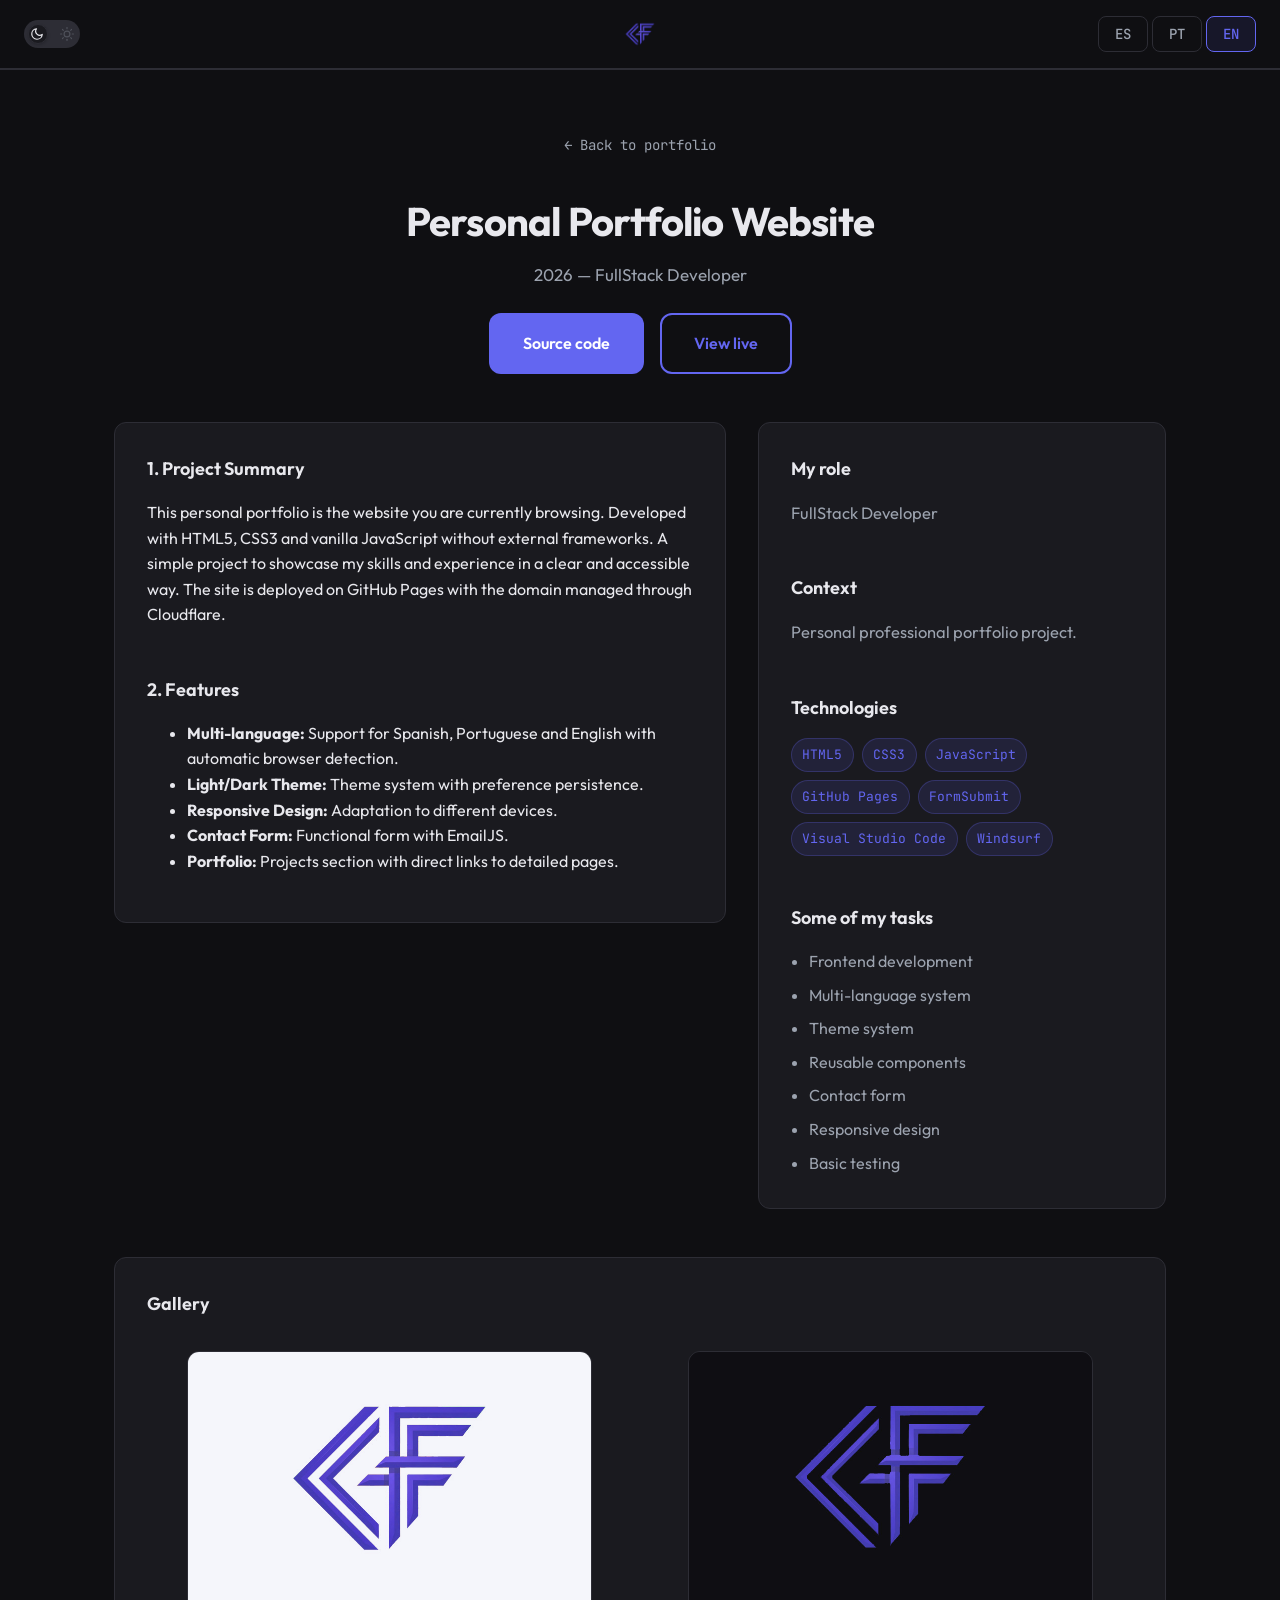
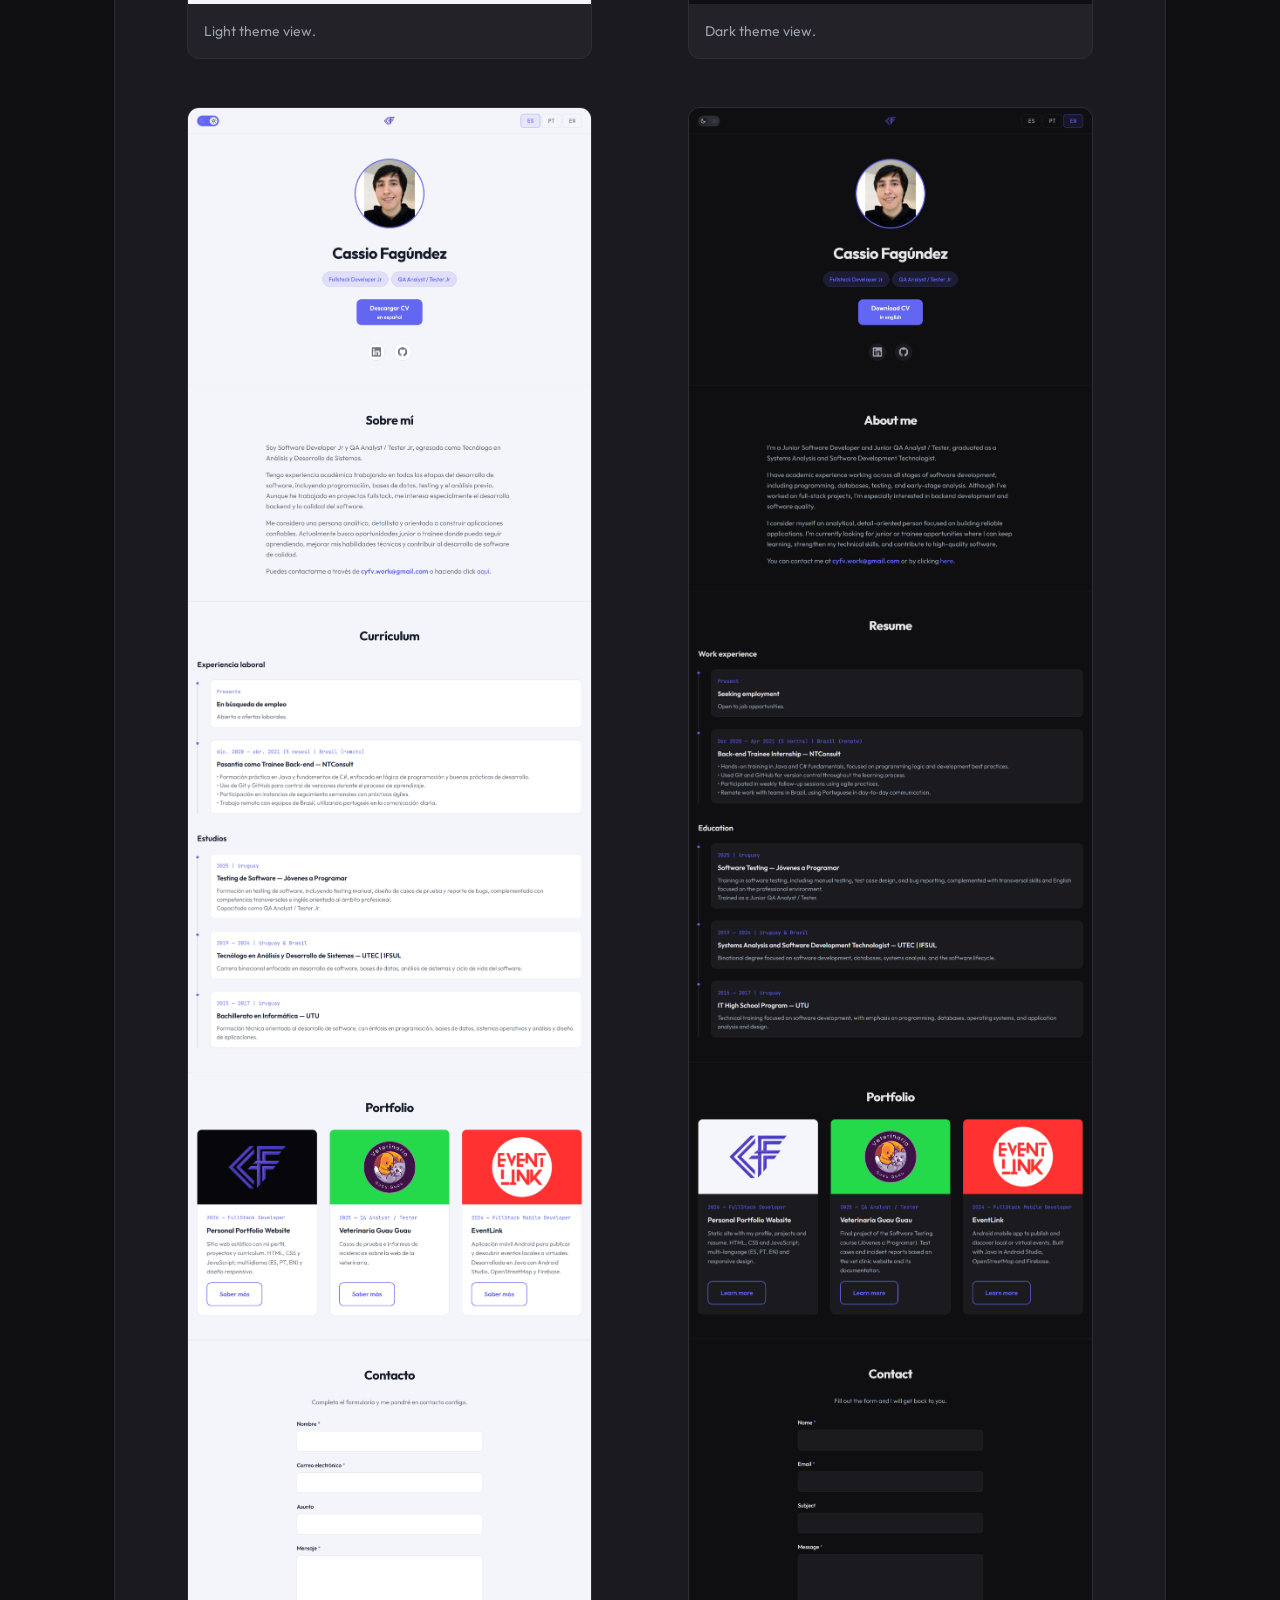
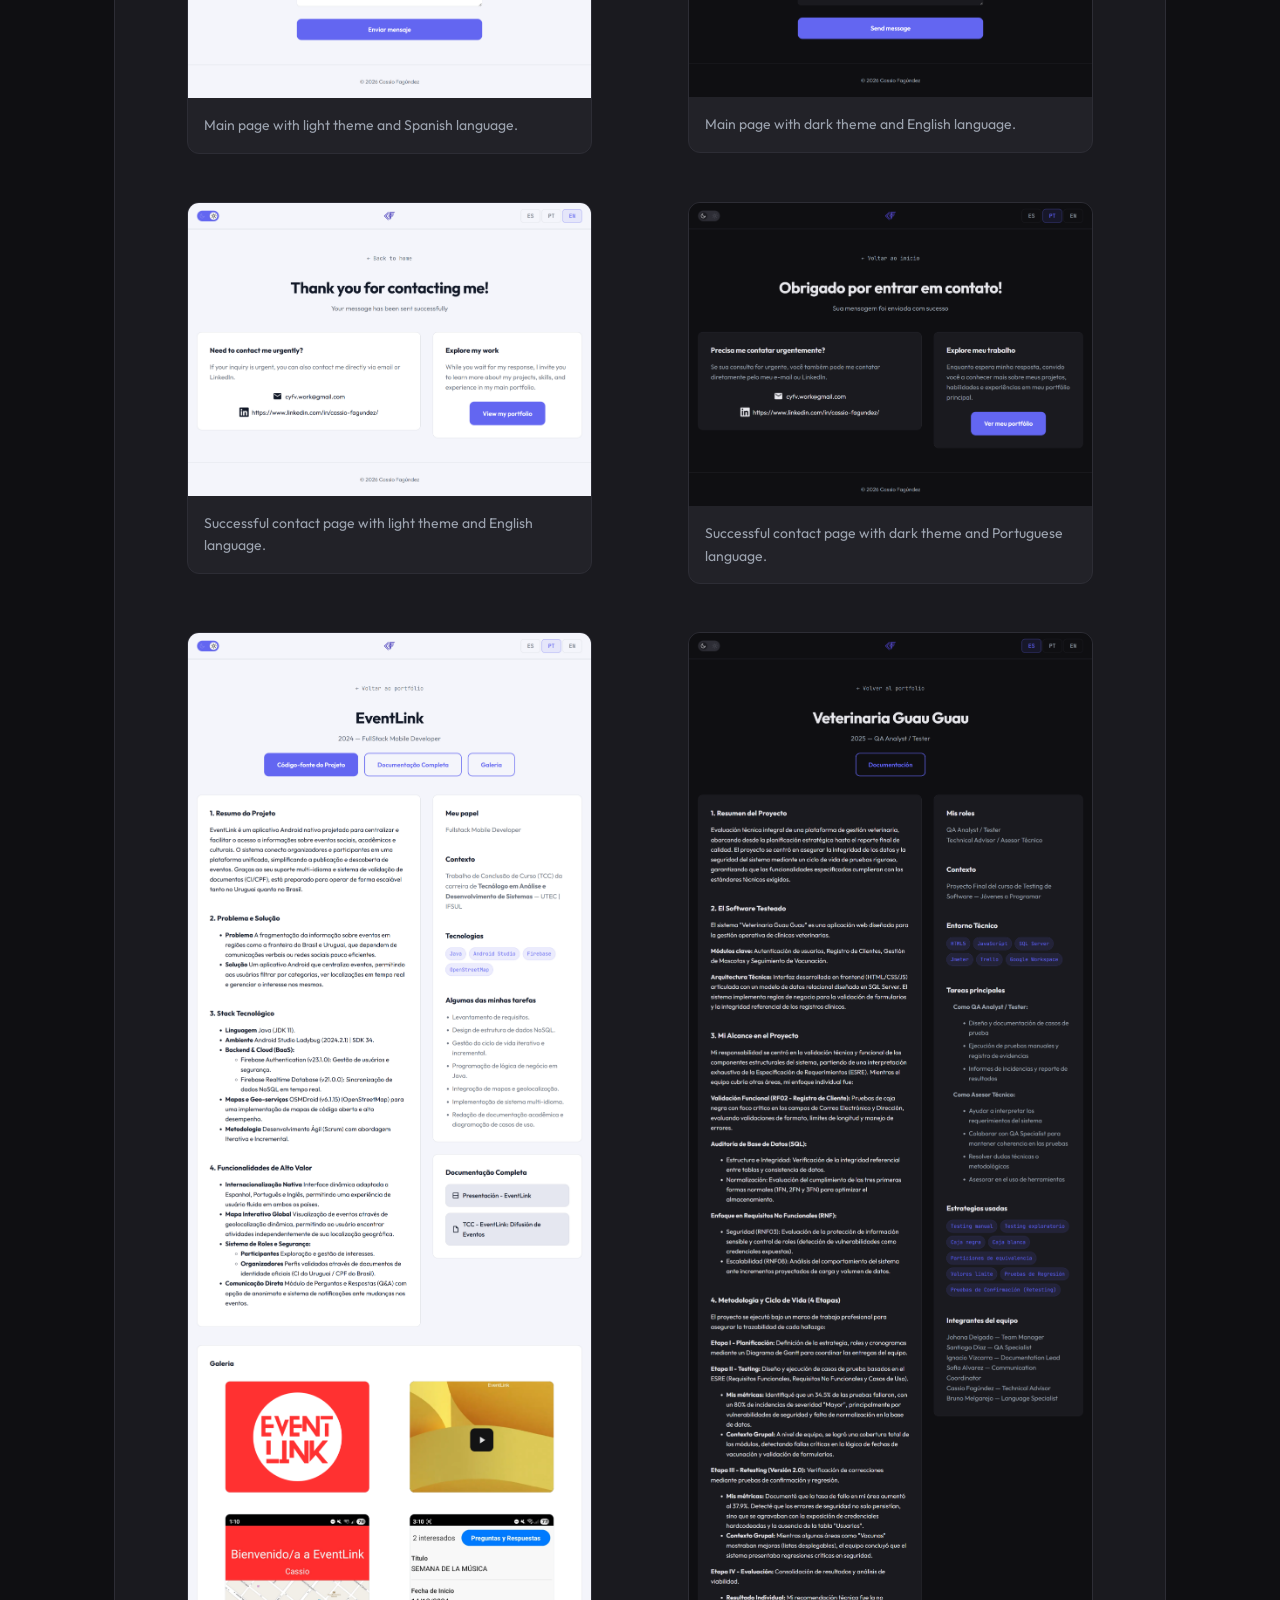
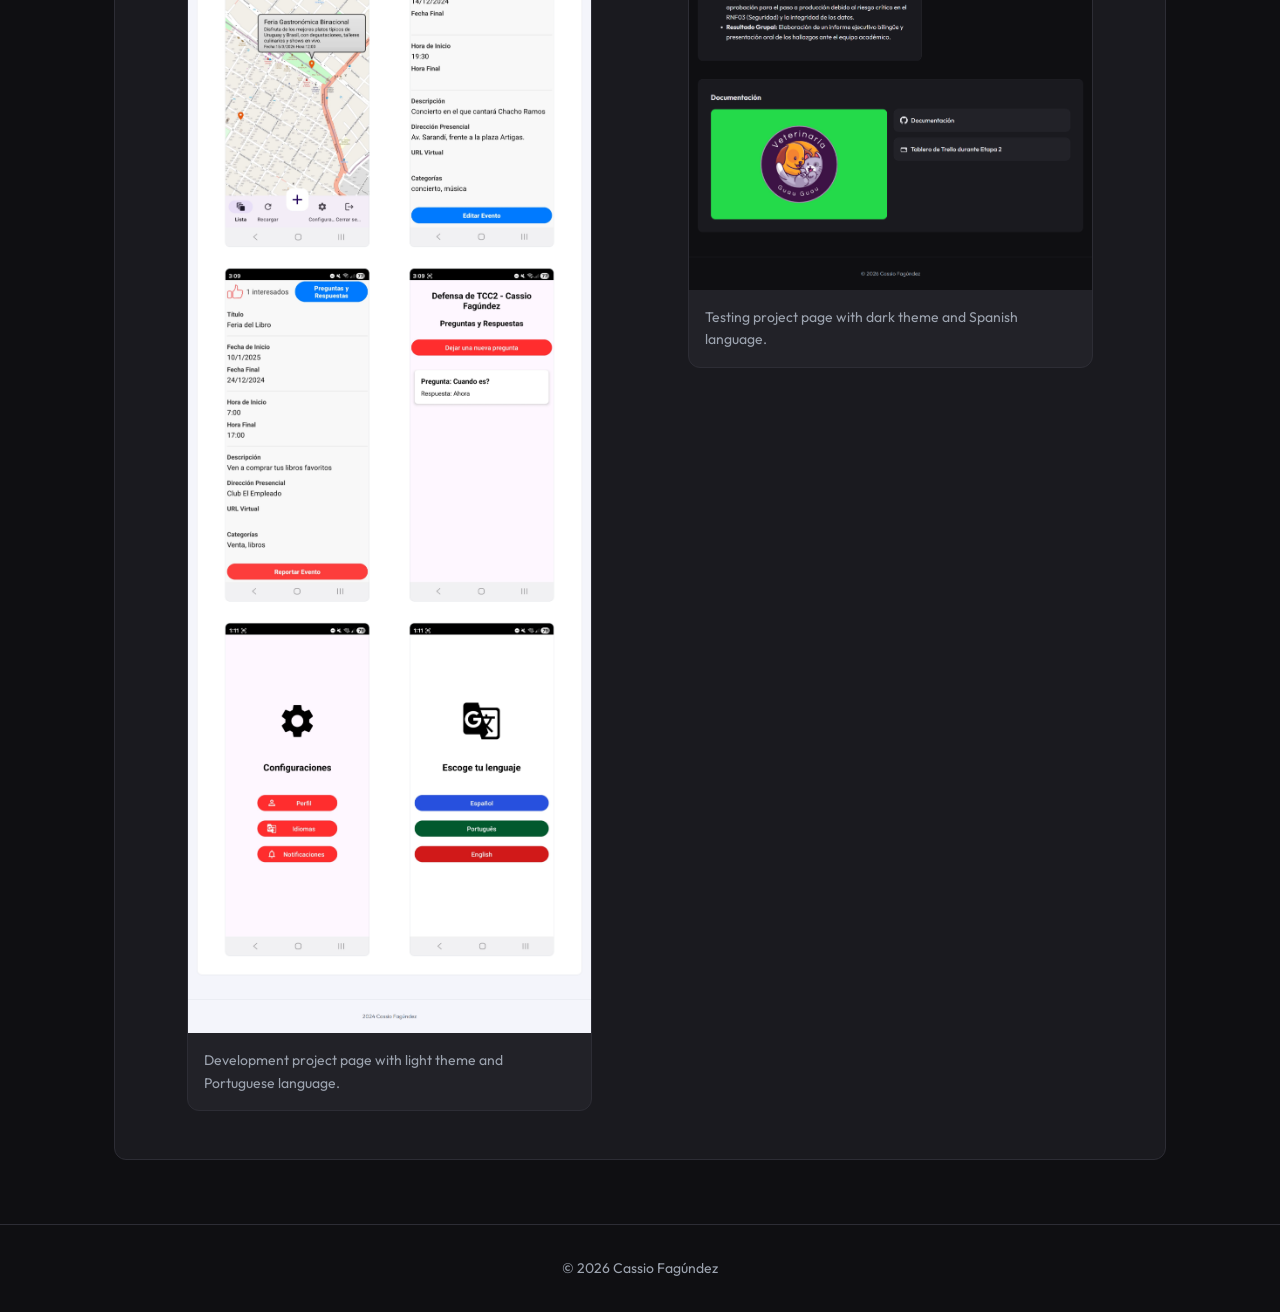
<file: projects/ThisWebsite/ThisWebsite.html>
<!DOCTYPE html>
<html lang="es">
<head>
  <meta charset="UTF-8">
  <meta name="viewport" content="width=device-width, initial-scale=1.0">
  <meta name="description" content="Personal Portfolio Website — Detalle del proyecto">
  <title>Portfolio | Cassio Fagúndez</title>
  <link rel="icon" href="../../assets/icon.ico" type="image/x-icon">
  <link rel="stylesheet" href="../../css/style.css">
  <link rel="preconnect" href="https://fonts.googleapis.com">
  <link rel="preconnect" href="https://fonts.gstatic.com" crossorigin>
  <link href="https://fonts.googleapis.com/css2?family=Outfit:wght@300;400;500;600;700&family=JetBrains+Mono:wght@400;500&display=swap" rel="stylesheet">
</head>
<body>
  <header class="site-header">
    <div class="header-actions">
      <div class="header-left">
        <label class="theme-switch" for="theme-toggle">
          <input type="checkbox" id="theme-toggle" class="theme-switch-input" aria-label="Modo claro/oscuro">
          <span class="theme-switch-track" aria-hidden="true">
            <span class="theme-switch-icon theme-switch-icon-moon" aria-hidden="true">
              <svg xmlns="http://www.w3.org/2000/svg" width="14" height="14" viewBox="0 0 24 24" fill="none" stroke="currentColor" stroke-width="2" stroke-linecap="round" stroke-linejoin="round"><path d="M21 12.79A9 9 0 1 1 11.21 3 7 7 0 0 0 21 12.79z"/></svg>
            </span>
            <span class="theme-switch-icon theme-switch-icon-sun" aria-hidden="true">
              <svg xmlns="http://www.w3.org/2000/svg" width="14" height="14" viewBox="0 0 24 24" fill="none" stroke="currentColor" stroke-width="2" stroke-linecap="round" stroke-linejoin="round"><circle cx="12" cy="12" r="5"/><line x1="12" y1="1" x2="12" y2="3"/><line x1="12" y1="21" x2="12" y2="23"/><line x1="4.22" y1="4.22" x2="5.64" y2="5.64"/><line x1="18.36" y1="18.36" x2="19.78" y2="19.78"/><line x1="1" y1="12" x2="3" y2="12"/><line x1="21" y1="12" x2="23" y2="12"/><line x1="4.22" y1="19.78" x2="5.64" y2="18.36"/><line x1="18.36" y1="5.64" x2="19.78" y2="4.22"/></svg>
            </span>
          </span>
        </label>
      </div>
      <a href="../../index.html" class="header-logo" aria-label="Inicio">
        <img src="../../assets/MYLOGO.png" alt="" width="50" height="50">
      </a>
      <div class="header-right">
        <div class="lang-switcher">
          <button type="button" class="lang-btn active" data-lang="es" aria-label="Español">ES</button>
          <button type="button" class="lang-btn" data-lang="pt" aria-label="Português">PT</button>
          <button type="button" class="lang-btn" data-lang="en" aria-label="English">EN</button>
        </div>
      </div>
    </div>
  </header>

  <main>
    <section class="section project-page">
      <div class="container">
        <nav class="breadcrumbs" aria-label="Breadcrumb">
          <a href="../../index.html#portfolio" data-i18n="back-to-portfolio">← Volver al portfolio</a>
        </nav>

        <div class="project-hero">
          <h1 class="project-title-xl" Personal Portfolio Website>Personal Portfolio Website</h1>
          <p class="project-subtitle" 2026 — FullStack Developer>2026 — FullStack Developer</p>
          <div class="project-hero-actions">
            <a class="btn btn-primary" href="https://github.com/cassio-fagundez/cyfv.dev" target="_blank" rel="noopener noreferrer" data-i18n="project-link-source">Código fuente</a>
            <a class="btn btn-outline" href="../../index.html" data-i18n="project-link-live">Ver live</a>
          </div>
        </div>

        <div class="project-detail-grid">
          <article class="project-panel">
            <h2 class="project-panel-title" data-i18n="summary-title">1. Resumen del Proyecto</h2>
            <p data-i18n="proj3-summary-p1">Este portfolio personal es el sitio web que estás navegando actualmente. Desarrollado con HTML5, CSS3 y JavaScript vanilla sin frameworks externos. Un proyecto simple para mostrar mis habilidades y experiencia de forma clara y accesible.</p>
            
            <hr style="margin: var(--space-lg) 0; border: none; border-top: 1px solid var(--color-border); opacity: 0.5;">
            
            <h2 class="project-panel-title" data-i18n="proj3-features-title">2. Funcionalidades</h2>
            <ul>
              <li><strong data-i18n="proj3-i18n-label">Multi-idioma:</strong> <span data-i18n="proj3-feature-i18n">Soporte para Español, Portugués e Inglés con detección automática del navegador.</span></li>
              <li><strong data-i18n="proj3-theme-label">Tema Claro/Oscuro:</strong> <span data-i18n="proj3-feature-theme">Sistema de temas con persistencia de preferencias.</span></li>
              <li><strong data-i18n="proj3-responsive-label">Diseño Responsivo:</strong> <span data-i18n="proj3-feature-responsive">Adaptación a diferentes dispositivos.</span></li>
              <li><strong data-i18n="proj3-contact-label">Formulario de Contacto:</strong> <span data-i18n="proj3-feature-contact">Formulario funcional con FormSubmit.</span></li>
              <li><strong data-i18n="proj3-portfolio-label">Portfolio Dinámico:</strong> <span data-i18n="proj3-feature-portfolio">Modales para visualizar detalles de proyectos.</span></li>
            </ul>
          </article>

          <div class="sidebar-container">
            <aside class="project-panel">
              <h2 class="project-panel-title" data-i18n="role-title">Mi rol</h2>
              <p class="project-long-desc" FullStack Developer>FullStack Developer</p>

              <hr style="margin: var(--space-lg) 0; border: none; border-top: 1px solid var(--color-border); opacity: 0.5;">

              <h2 class="project-panel-title" data-i18n="context-title">Contexto</h2>
              <p class="project-long-desc" data-i18n="proj3-context-desc">Proyecto personal de portfolio profesional.</p>

              <hr style="margin: var(--space-lg) 0; border: none; border-top: 1px solid var(--color-border); opacity: 0.5;">

              <h2 class="project-panel-title" data-i18n="tech-title">Tecnologías</h2>
              <div class="tech-chips" aria-label="Tecnologías">
                <span class="chip" HTML5>HTML5</span>
                <span class="chip" CSS3>CSS3</span>
                <span class="chip" JavaScript>JavaScript</span>
                <span class="chip" GitHub Pages>GitHub Pages</span>
                <span class="chip">FormSubmit</span>
                <span class="chip">Visual Studio Code</span>
                <span class="chip">Windsurf</span>
              </div>

              <hr style="margin: var(--space-lg) 0; border: none; border-top: 1px solid var(--color-border); opacity: 0.5;">

              <h2 class="project-panel-title" data-i18n="proj1-tasks-title">Algunas de mis tareas</h2>
              <ul class="project-list">
                <li data-i18n="proj3-task-1">Desarrollo frontend</li>
                <li data-i18n="proj3-task-2">Sistema multi-idioma</li>
                <li data-i18n="proj3-task-3">Sistema de temas</li>
                <li data-i18n="proj3-task-4">Componentes reutilizables</li>
                <li data-i18n="proj3-task-5">Formulario de contacto</li>
                <li data-i18n="proj3-task-6">Diseño responsivo</li>
                <li data-i18n="proj3-task-7">Testing básico</li>
              </ul>

            </aside>
          </div>
        </div>

        <div style="height: var(--space-2xl)"></div>

        <section class="project-panel">
          <h2 class="project-panel-title" data-i18n="gallery-title">Galería</h2>
          <div class="screenshots-grid">
            <figure class="screenshot">
              <img src="img/proyecto3-1.jpg" alt="Vista en tema claro" loading="lazy">
              <figcaption class="screenshot-caption" data-i18n="proj3-shot-1">Vista en tema claro.</figcaption>
            </figure>
            <figure class="screenshot">
              <img src="img/proyecto3-2.jpg" alt="Vista en tema oscuro" loading="lazy">
              <figcaption class="screenshot-caption" data-i18n="proj3-shot-2">Vista en tema oscuro.</figcaption>
            </figure>
            <figure class="screenshot">
              <img src="img/proyecto3-3.jpg" alt="Página principal con tema claro e idioma español" loading="lazy">
              <figcaption class="screenshot-caption" data-i18n="proj3-shot-3">Página principal con tema claro e idioma español.</figcaption>
            </figure>
            <figure class="screenshot">
              <img src="img/proyecto3-4.jpg" alt="Página principal con tema oscuro e idioma inglés" loading="lazy">
              <figcaption class="screenshot-caption" data-i18n="proj3-shot-4">Página principal con tema oscuro e idioma inglés.</figcaption>
            </figure>
            <figure class="screenshot">
              <img src="img/proyecto3-5.jpg" alt="Página de contacto exitoso en tema claro e idioma inglés" loading="lazy">
              <figcaption class="screenshot-caption" data-i18n="proj3-shot-5">Página de contacto exitoso en tema claro e idioma inglés.</figcaption>
            </figure>
            <figure class="screenshot">
              <img src="img/proyecto3-6.jpg" alt="Página de contacto exitoso en tema oscuro e idioma portugués" loading="lazy">
              <figcaption class="screenshot-caption" data-i18n="proj3-shot-6">Página de contacto exitoso en tema oscuro e idioma portugués.</figcaption>
            </figure>
            <figure class="screenshot">
              <img src="img/proyecto3-7.jpg" alt="Página de proyecto de desarrollo en tema claro e idioma portugués" loading="lazy">
              <figcaption class="screenshot-caption" data-i18n="proj3-shot-7">Página de proyecto de desarrollo en tema claro e idioma portugués.</figcaption>
            </figure>
            <figure class="screenshot">
              <img src="img/proyecto3-8.jpg" alt="Página de proyecto de testing en tema oscuro e idioma español" loading="lazy">
              <figcaption class="screenshot-caption" data-i18n="proj3-shot-8">Página de proyecto de testing en tema oscuro e idioma español.</figcaption>
            </figure>
          </div>
        </section>
      </div>
    </section>
  </main>

  <footer class="site-footer">
    <p class="footer-text">© <span id="current-year"></span> Cassio Fagúndez</p>
  </footer>

  <script src="../../js/i18n.js"></script>
  <script src="../../js/main.js"></script>
</body>
</html>
</file>
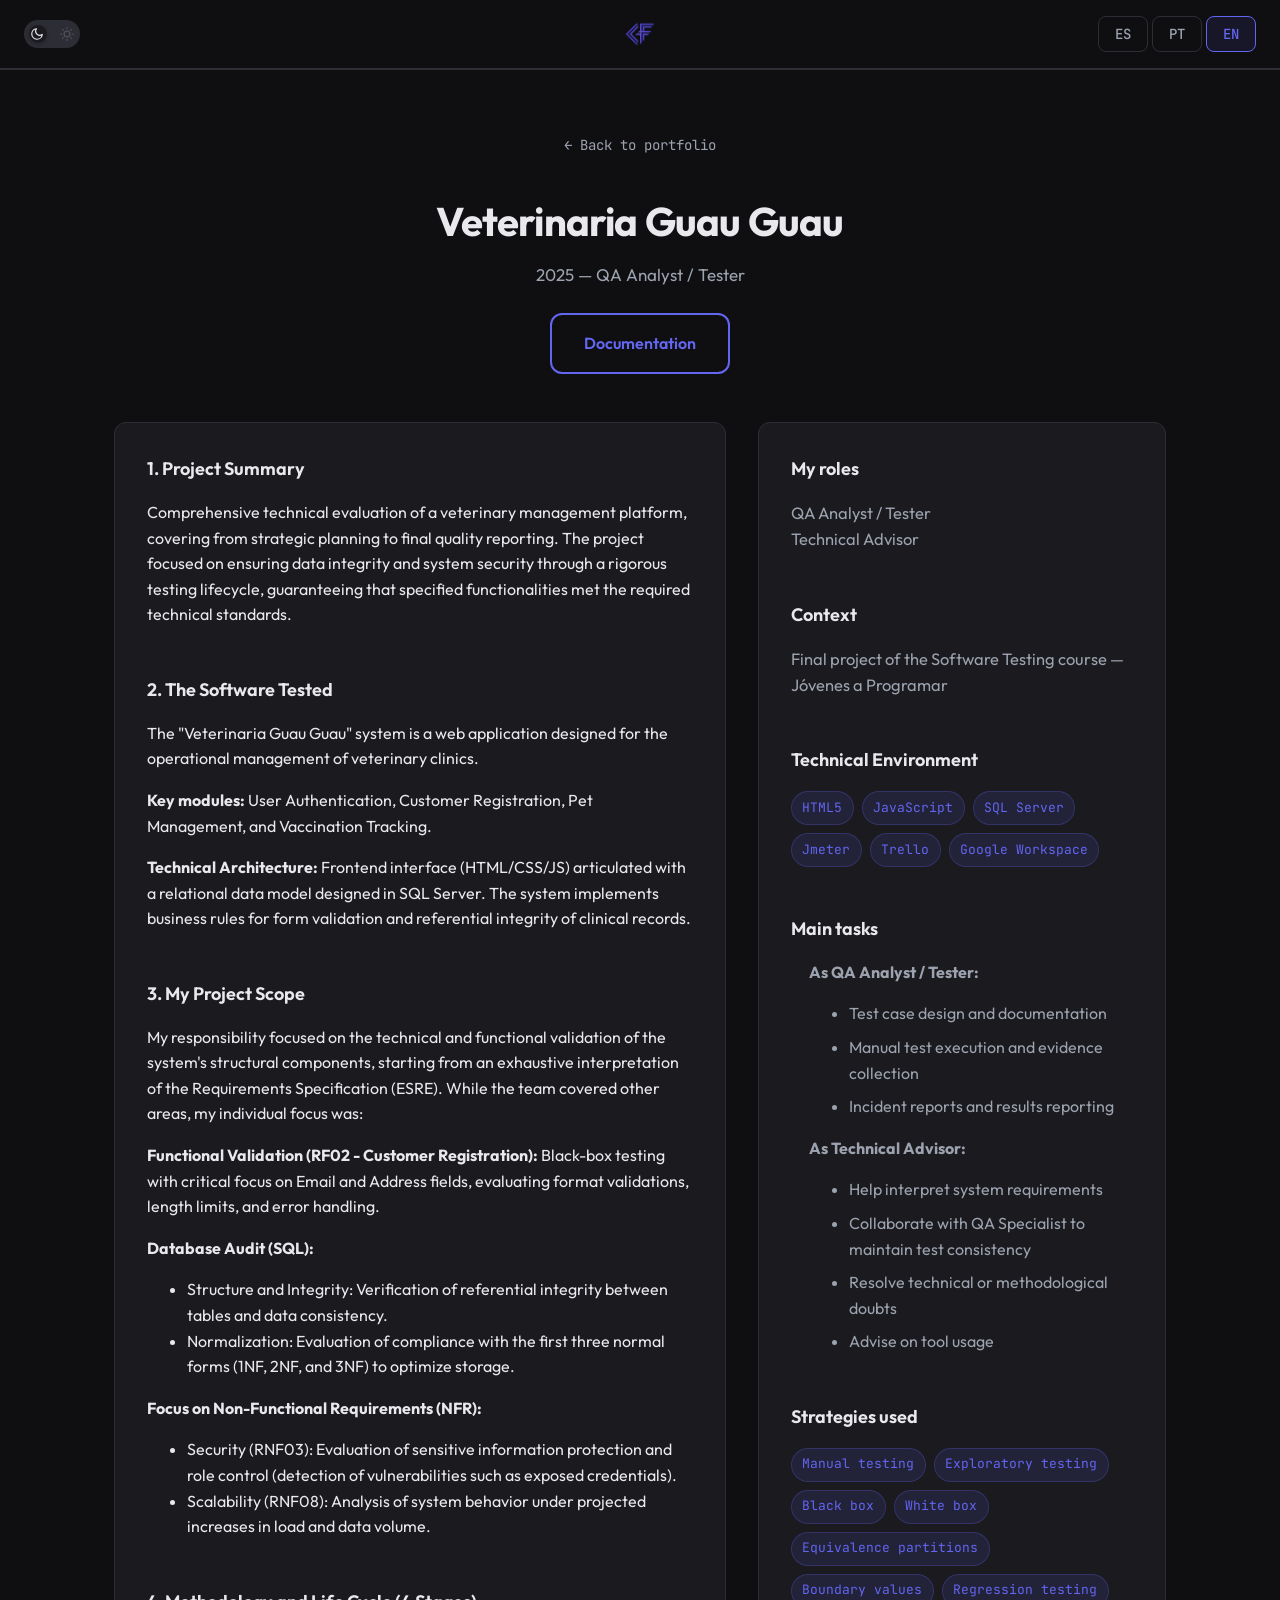
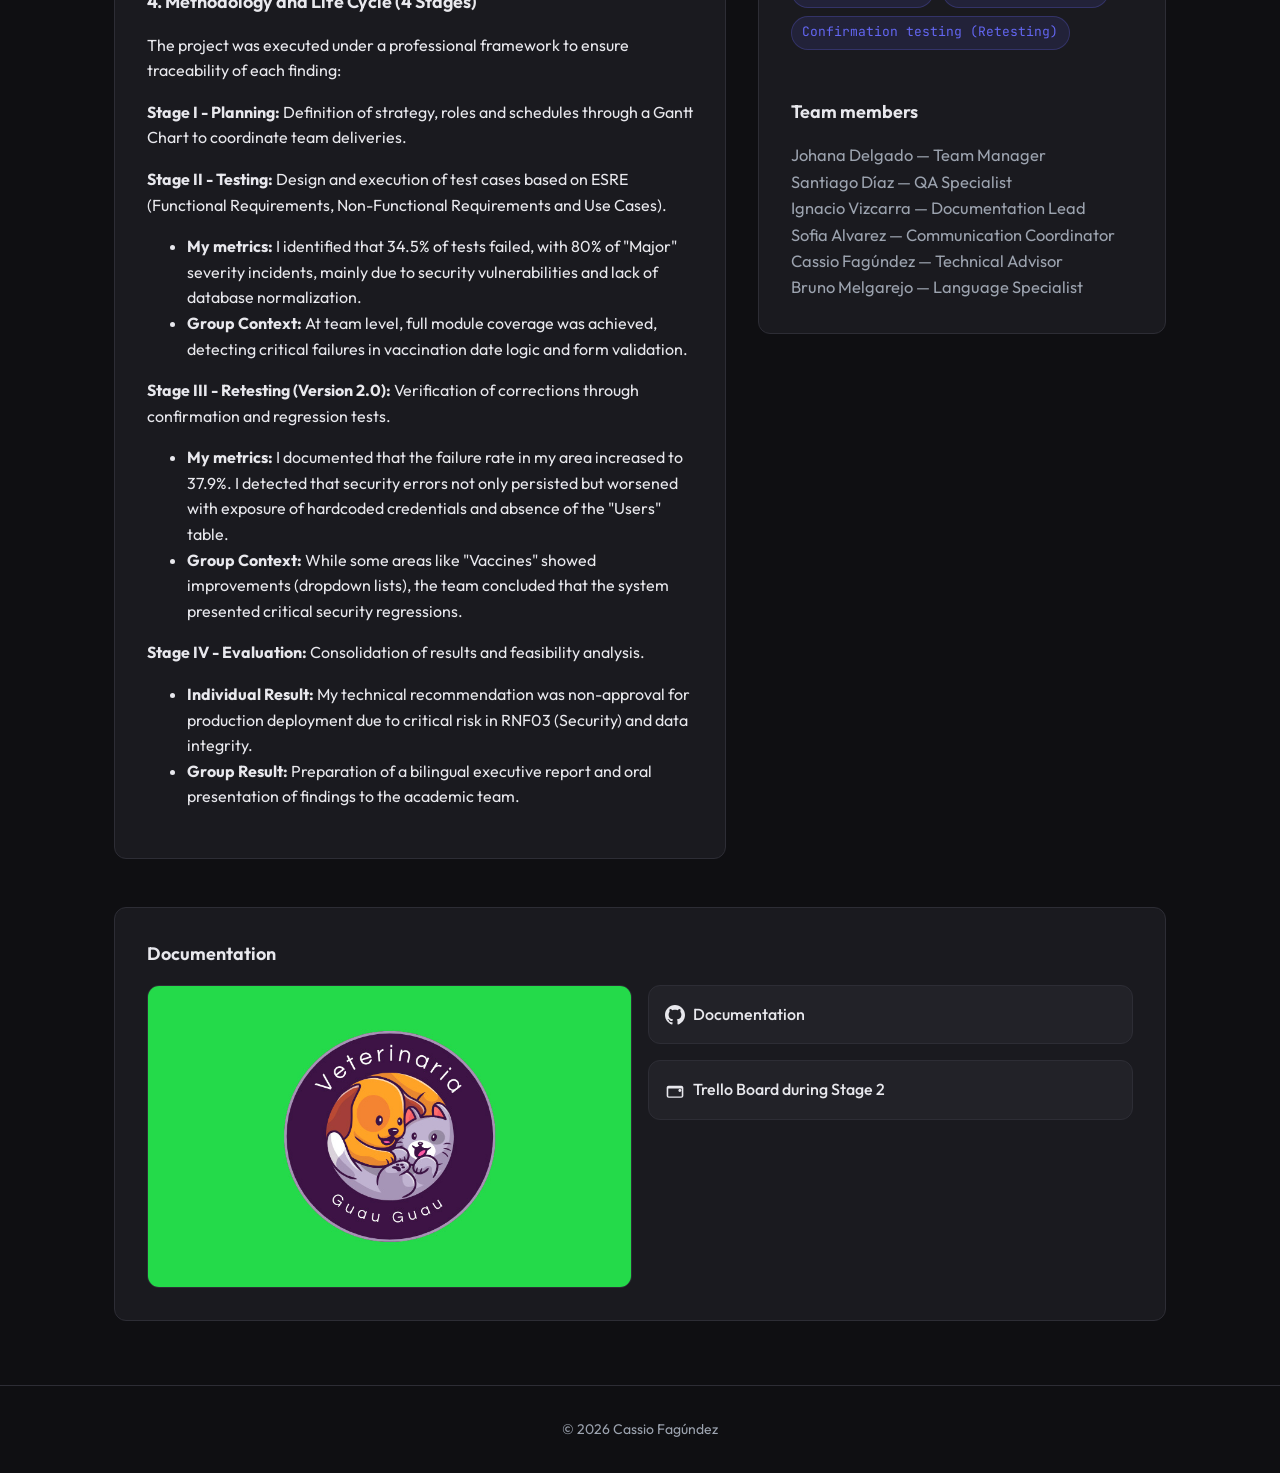
<file: projects/VeterinariaGuauGuau/VeterinariaGuauGuau.html>
<!DOCTYPE html>
<html lang="es">
<head>
  <meta charset="UTF-8">
  <meta name="viewport" content="width=device-width, initial-scale=1.0">
  <meta name="description" content="Veterinaria Guau Guau — Detalle del proyecto">
  <title>Veterinaria Guau Guau | Cassio Fagúndez</title>
  <link rel="icon" href="../../assets/icon.ico" type="image/x-icon">
  <link rel="stylesheet" href="../../css/style.css">
  <link rel="preconnect" href="https://fonts.googleapis.com">
  <link rel="preconnect" href="https://fonts.gstatic.com" crossorigin>
  <link href="https://fonts.googleapis.com/css2?family=Outfit:wght@300;400;500;600;700&family=JetBrains+Mono:wght@400;500&display=swap" rel="stylesheet">
</head>
<body>
  <header class="site-header">
    <div class="header-actions">
      <div class="header-left">
        <label class="theme-switch" for="theme-toggle">
          <input type="checkbox" id="theme-toggle" class="theme-switch-input" aria-label="Modo claro/oscuro">
          <span class="theme-switch-track" aria-hidden="true">
            <span class="theme-switch-icon theme-switch-icon-moon" aria-hidden="true">
              <svg xmlns="http://www.w3.org/2000/svg" width="14" height="14" viewBox="0 0 24 24" fill="none" stroke="currentColor" stroke-width="2" stroke-linecap="round" stroke-linejoin="round"><path d="M21 12.79A9 9 0 1 1 11.21 3 7 7 0 0 0 21 12.79z"/></svg>
            </span>
            <span class="theme-switch-icon theme-switch-icon-sun" aria-hidden="true">
              <svg xmlns="http://www.w3.org/2000/svg" width="14" height="14" viewBox="0 0 24 24" fill="none" stroke="currentColor" stroke-width="2" stroke-linecap="round" stroke-linejoin="round"><circle cx="12" cy="12" r="5"/><line x1="12" y1="1" x2="12" y2="3"/><line x1="12" y1="21" x2="12" y2="23"/><line x1="4.22" y1="4.22" x2="5.64" y2="5.64"/><line x1="18.36" y1="18.36" x2="19.78" y2="19.78"/><line x1="1" y1="12" x2="3" y2="12"/><line x1="21" y1="12" x2="23" y2="12"/><line x1="4.22" y1="19.78" x2="5.64" y2="18.36"/><line x1="18.36" y1="5.64" x2="19.78" y2="4.22"/></svg>
            </span>
          </span>
        </label>
      </div>
      <a href="../../index.html" class="header-logo" aria-label="Inicio">
        <img src="../../assets/MYLOGO.png" alt="" width="50" height="50">
      </a>
      <div class="header-right">
        <div class="lang-switcher">
          <button type="button" class="lang-btn active" data-lang="es" aria-label="Español">ES</button>
          <button type="button" class="lang-btn" data-lang="pt" aria-label="Português">PT</button>
          <button type="button" class="lang-btn" data-lang="en" aria-label="English">EN</button>
        </div>
      </div>
    </div>
  </header>

  <main>
    <section class="section project-page">
      <div class="container">
        <nav class="breadcrumbs" aria-label="Breadcrumb">
          <a href="../../index.html#portfolio" data-i18n="back-to-portfolio">← Volver al portfolio</a>
        </nav>

        <div class="project-hero">
          <h1 class="project-title-xl" Veterinaria Guau Guau>Veterinaria Guau Guau</h1>
          <p class="project-subtitle" 2025 — QA Analyst / Tester>2025 — QA Analyst / Tester</p>
          <div class="project-hero-actions">
            <a class="btn btn-outline" href="#documentation" data-i18n="docs-title">Documentación</a>
          </div>
        </div>

        <div class="project-detail-grid">
          <article class="project-panel">
            <h2 class="project-panel-title" data-i18n="summary-title">1. Resumen del Proyecto</h2>
            <p data-i18n="proj2-summary-p1">Evaluación técnica integral de una plataforma de gestión veterinaria, abarcando desde la planificación estratégica hasta el reporte final de calidad. El proyecto se centró en asegurar la integridad de los datos y la seguridad del sistema mediante un ciclo de vida de pruebas riguroso, garantizando que las funcionalidades especificadas cumplieran con los estándares técnicos exigidos.</p>
            
            <hr style="margin: var(--space-lg) 0; border: none; border-top: 1px solid var(--color-border); opacity: 0.5;">
            
            <h2 class="project-panel-title" data-i18n="proj2-software-title">2. El Software Testeado</h2>
            <p data-i18n="proj2-software-p1">El sistema "Veterinaria Guau Guau" es una aplicación web diseñada para la gestión operativa de clínicas veterinarias.</p>
            <p data-i18n="proj2-software-modules"><strong>Módulos clave:</strong> Autenticación de usuarios, Registro de Clientes, Gestión de Mascotas y Seguimiento de Vacunación.</p>
            <p data-i18n="proj2-software-architecture"><strong>Arquitectura Técnica:</strong> Interfaz desarrollada en frontend (HTML/CSS/JS) articulada con un modelo de datos relacional diseñado en SQL Server. El sistema implementa reglas de negocio para la validación de formularios y la integridad referencial de los registros clínicos.</p>
            
            <hr style="margin: var(--space-lg) 0; border: none; border-top: 1px solid var(--color-border); opacity: 0.5;">
            
            <h2 class="project-panel-title" data-i18n="proj2-scope-title">3. Mi Alcance en el Proyecto</h2>
            <p data-i18n="proj2-scope-p1">Mi responsabilidad se centró en la validación técnica y funcional de los componentes estructurales del sistema, partiendo de una interpretación exhaustiva de la Especificación de Requerimientos (ESRE). Mientras el equipo cubría otras áreas, mi enfoque individual fue:</p>
            
            <p data-i18n="proj2-scope-functional"><strong>Validación Funcional (RF02 - Registro de Cliente):</strong> Pruebas de caja negra con foco crítico en los campos de Correo Electrónico y Dirección, evaluando validaciones de formato, límites de longitud y manejo de errores.</p>
            
            <p data-i18n="proj2-scope-audit"><strong>Auditoría de Base de Datos (SQL):</strong></p>
            <ul>
              <li data-i18n="proj2-scope-audit-item1">Estructura e Integridad: Verificación de la integridad referencial entre tablas y consistencia de datos.</li>
              <li data-i18n="proj2-scope-audit-item2">Normalización: Evaluación del cumplimiento de las tres primeras formas normales (1FN, 2FN y 3FN) para optimizar el almacenamiento.</li>
            </ul>
            
            <p data-i18n="proj2-scope-nfr"><strong>Enfoque en Requisitos No Funcionales (RNF):</strong></p>
            <ul>
              <li data-i18n="proj2-scope-nfr-item1">Seguridad (RNF03): Evaluación de la protección de información sensible y control de roles (detección de vulnerabilidades como credenciales expuestas).</li>
              <li data-i18n="proj2-scope-nfr-item2">Escalabilidad (RNF08): Análisis del comportamiento del sistema ante incrementos proyectados de carga y volumen de datos.</li>
            </ul>
            
            <hr style="margin: var(--space-lg) 0; border: none; border-top: 1px solid var(--color-border); opacity: 0.5;">
            
            <h2 class="project-panel-title" data-i18n="proj2-methodology-title">4. Metodología y Ciclo de Vida (4 Etapas)</h2>
            <p data-i18n="proj2-methodology-p1">El proyecto se ejecutó bajo un marco de trabajo profesional para asegurar la trazabilidad de cada hallazgo:</p>
            
            <p><strong data-i18n="proj2-stage1">Etapa I - Planificación:</strong> <span data-i18n="proj2-stage1-desc">Definición de la estrategia, roles y cronogramas mediante un Diagrama de Gantt para coordinar las entregas del equipo.</span></p>
            
            <p><strong data-i18n="proj2-stage2">Etapa II - Testing:</strong> <span data-i18n="proj2-stage2-desc">Diseño y ejecución de casos de prueba basados en el ESRE (Requisitos Funcionales, Requisitos No Funcionales y Casos de Uso).</span></p>
            
            <ul>
              <li><strong data-i18n="proj2-stage2-metrics">Mis métricas:</strong> <span data-i18n="proj2-stage2-metrics-desc">Identifiqué que un 34.5% de las pruebas fallaron, con un 80% de incidencias de severidad "Mayor", principalmente por vulnerabilidades de seguridad y falta de normalización en la base de datos.</span></li>
              <li><strong data-i18n="proj2-stage2-context">Contexto Grupal:</strong> <span data-i18n="proj2-stage2-context-desc">A nivel de equipo, se logró una cobertura total de los módulos, detectando fallas críticas en la lógica de fechas de vacunación y validación de formularios.</span></li>
            </ul>
            
            <p><strong data-i18n="proj2-stage3">Etapa III - Retesting (Versión 2.0):</strong> <span data-i18n="proj2-stage3-desc">Verificación de correcciones mediante pruebas de confirmación y regresión.</span></p>
            
            <ul>
              <li><strong data-i18n="proj2-stage3-metrics">Mis métricas:</strong> <span data-i18n="proj2-stage3-metrics-desc">Documenté que la tasa de fallo en mi área aumentó al 37.9%. Detecté que los errores de seguridad no solo persistían, sino que se agravaban con la exposición de credenciales hardcodeadas y la ausencia de la tabla "Usuarios".</span></li>
              <li><strong data-i18n="proj2-stage3-context">Contexto Grupal:</strong> <span data-i18n="proj2-stage3-context-desc">Mientras algunas áreas como "Vacunas" mostraban mejoras (listas desplegables), el equipo concluyó que el sistema presentaba regresiones críticas en seguridad.</span></li>
            </ul>
            
            <p><strong data-i18n="proj2-stage4">Etapa IV - Evaluación:</strong> <span data-i18n="proj2-stage4-desc">Consolidación de resultados y análisis de viabilidad.</span></p>
            
            <ul>
              <li><strong data-i18n="proj2-stage4-individual">Resultado Individual:</strong> <span data-i18n="proj2-stage4-individual-desc">Mi recomendación técnica fue la no aprobación para el paso a producción debido al riesgo crítico en el RNF03 (Seguridad) y la integridad de los datos.</span></li>
              <li><strong data-i18n="proj2-stage4-group">Resultado Grupal:</strong> <span data-i18n="proj2-stage4-group-desc">Elaboración de un informe ejecutivo bilingüe y presentación oral de los hallazgos ante el equipo académico.</span></li>
            </ul>
          </article>

            <aside class="project-panel">
              <h2 class="project-panel-title" data-i18n="proj2-roles-title">Mis roles</h2>
              <p class="project-long-desc" data-i18n="proj2-roles">QA Analyst / Tester<br>Technical Advisor / Asesor Técnico</p>

              <hr style="margin: var(--space-lg) 0; border: none; border-top: 1px solid var(--color-border); opacity: 0.5;">

              <h2 class="project-panel-title" data-i18n="context-title">Contexto</h2>
              <p class="project-long-desc" data-i18n="proj2-context">Proyecto Final del curso de Testing de Software — Jóvenes a Programar</p>

              <hr style="margin: var(--space-lg) 0; border: none; border-top: 1px solid var(--color-border); opacity: 0.5;">

              <h2 class="project-panel-title" data-i18n="proj2-tech-title">Entorno Técnico</h2>
              <div class="tech-chips" aria-label="Entorno Técnico">
                <span class="chip">HTML5</span>
                <span class="chip">JavaScript</span>
                <span class="chip">SQL Server</span>
                <span class="chip">Jmeter</span>
                <span class="chip">Trello</span>
                <span class="chip">Google Workspace</span>
              </div>

              <hr style="margin: var(--space-lg) 0; border: none; border-top: 1px solid var(--color-border); opacity: 0.5;">

              <h2 class="project-panel-title" data-i18n="proj2-tasks-title">Tareas principales</h2>
              <div class="project-list">
                <p data-i18n="proj2-qa-title"><strong>Como QA Analyst / Tester:</strong></p>
                <ul>
                  <li data-i18n="proj2-qa-task1">Diseño y documentación de casos de prueba</li>
                  <li data-i18n="proj2-qa-task2">Ejecución de pruebas manuales y registro de evidencias</li>
                  <li data-i18n="proj2-qa-task3">Informes de incidencias y reporte de resultados</li>
                </ul>
                
                <p data-i18n="proj2-advisor-title"><strong>Como Asesor Técnico:</strong></p>
                <ul>
                  <li data-i18n="proj2-advisor-task1">Ayudar a interpretar los requerimientos del sistema</li>
                  <li data-i18n="proj2-advisor-task2">Colaborar con QA Specialist para mantener coherencia en las pruebas</li>
                  <li data-i18n="proj2-advisor-task3">Resolver dudas técnicas o metodológicas</li>
                  <li data-i18n="proj2-advisor-task4">Asesorar en el uso de herramientas</li>
                </ul>
              </div>

              <hr style="margin: var(--space-lg) 0; border: none; border-top: 1px solid var(--color-border); opacity: 0.5;">

              <h2 class="project-panel-title" data-i18n="proj2-strategies-title">Estrategias usadas</h2>
              <div class="tech-chips" aria-label="Estrategias usadas">
                <span class="chip" data-i18n="proj2-strategy-manual">Testing manual</span>
                <span class="chip" data-i18n="proj2-strategy-exploratory">Testing exploratorio</span>
                <span class="chip" data-i18n="proj2-strategy-blackbox">Caja negra</span>
                <span class="chip" data-i18n="proj2-strategy-whitebox">Caja blanca</span>
                <span class="chip" data-i18n="proj2-strategy-equivalence">Particiones de equivalencia</span>
                <span class="chip" data-i18n="proj2-strategy-boundary">Valores límite</span>
                <span class="chip" data-i18n="proj2-strategy-regression">Pruebas de Regresión</span>
                <span class="chip" data-i18n="proj2-strategy-retesting">Pruebas de Confirmación (Retesting)</span>
              </div>

              <hr style="margin: var(--space-lg) 0; border: none; border-top: 1px solid var(--color-border); opacity: 0.5;">

              <h2 class="project-panel-title" data-i18n="proj2-team-title">Integrantes del equipo</h2>
              <p class="project-long-desc" data-i18n="proj2-team">
                Johana Delgado — Team Manager<br>
                Santiago Díaz — QA Specialist<br>
                Ignacio Vizcarra — Documentation Lead<br>
                Sofia Alvarez — Communication Coordinator<br>
                Cassio Fagúndez — Technical Advisor<br>
                Bruno Melgarejo — Language Specialist
              </p>
            </aside>
          </div>

          <div style="height: var(--space-2xl)" id="documentation"></div>

          <section class="project-panel">
            <h2 class="project-panel-title" data-i18n="docs-title">Documentación</h2>
            <div class="documentation-grid">
              <div class="documentation-image">
                <img src="img/proyecto2-1.jpg" alt="Veterinaria Guau Guau screenshot 1" loading="lazy">
              </div>
              <div class="documentation-links">
                <a href="https://github.com/cassio-fagundez/Testing_VeterinariaGuauGuau_JAP" target="_blank" rel="noopener noreferrer" class="documentation-link">
                  <svg xmlns="http://www.w3.org/2000/svg" width="20" height="20" viewBox="0 0 24 24" fill="currentColor" aria-hidden="true">
                    <path d="M12 0c-6.626 0-12 5.373-12 12 0 5.302 3.438 9.8 8.207 11.387.599.111.793-.261.793-.577v-2.234c-3.338.726-4.033-1.416-4.033-1.416-.546-1.387-1.333-1.756-1.333-1.756-1.089-.745.083-.729.083-.729 1.205.084 1.839 1.237 1.839 1.237 1.07 1.834 2.807 1.304 3.492.997.107-.775.418-1.305.762-1.604-2.665-.305-5.467-1.334-5.467-5.931 0-1.311.469-2.381 1.236-3.221-.124-.303-.535-1.524.117-3.176 0 0 1.008-.322 3.301 1.23.957-.266 1.983-.399 3.003-.404 1.02.005 2.047.138 3.006.404 2.291-1.552 3.297-1.23 3.297-1.23.653 1.653.242 2.874.118 3.176.77.84 1.235 1.911 1.235 3.221 0 4.609-2.807 5.624-5.479 5.921.43.372.823 1.102.823 2.222v3.293c0 .319.192.694.801.576 4.765-1.589 8.199-6.086 8.199-11.386 0-6.627-5.373-12-12-12z"/>
                  </svg>
                  <span data-i18n="docs-title">Documentación</span>
                </a>
                <a href="https://trello.com/b/PFiCNJJ2?filter=member:cassio_fagundez" target="_blank" rel="noopener noreferrer" class="documentation-link">
                  <svg xmlns="http://www.w3.org/2000/svg" width="20" height="20" viewBox="0 0 24 24" fill="currentColor" aria-hidden="true">
                    <path d="M19.59 12.52c0 .97-.79 1.75-1.76 1.75-.97 0-1.75-.78-1.75-1.75s.78-1.75 1.75-1.75c.97 0 1.76.78 1.76 1.75zM22 9.24v9.52c0 1.33-1.08 2.41-2.41 2.41H4.41C3.08 21.17 2 20.09 2 18.76V9.24c0-1.33 1.08-2.41 2.41-2.41h15.18c1.33 0 2.41 1.08 2.41 2.41zm-2.41 1.06H4.41c-.28 0-.5.22-.5.5v8.41c0 .28.22.5.5.5h15.18c.28 0 .5-.22.5-.5v-8.41c0-.28-.22-.5-.5-.5z"/>
                  </svg>
                  <span data-i18n="proj2-trello-link">Tablero de Trello durante Etapa 2</span>
                </a>
              </div>
            </div>
          </section>
        </div>
      </div>
    </section>
  </main>

  <footer class="site-footer">
    <p class="footer-text">© <span id="current-year"></span> Cassio Fagúndez</p>
  </footer>

  <script src="../../js/i18n.js"></script>
  <script src="../../js/main.js"></script>
</body>
</html>
</file>
<file: css/style.css>
/* ===== Variables ===== */
:root {
  /* Tema oscuro (por defecto) */
  --bg: #0f0f12;
  --bg-card: #1a1a1f;
  --bg-elevated: #222228;
  --text: #e8e8ed;
  --text-muted: #9ca3af;
  --accent: #6366f1;
  --accent-hover: #818cf8;
  --border: #2d2d35;
  --radius: 12px;
  --radius-sm: 8px;
  --font-sans: 'Outfit', system-ui, sans-serif;
  --font-mono: 'JetBrains Mono', monospace;
  --space-xs: 0.25rem;
  --space-sm: 0.5rem;
  --space-md: 1rem;
  --space-lg: 1.5rem;
  --space-xl: 2rem;
  --space-2xl: 3rem;
  --space-3xl: 4rem;
  --max-width: 1100px;
}

/* Tema claro: sobreescribe variables cuando el body tiene .theme-light */
body.theme-light {
  --bg: #f4f5fb;
  --bg-card: #ffffff;
  --bg-elevated: #e5e7f0;
  --text: #111827;
  --text-muted: #6b7280;
  --accent: #6366f1;
  --accent-hover: #4f46e5;
  --border: #d1d5db;
}

/* ===== Reset & Base ===== */
*, *::before, *::after {
  box-sizing: border-box;
}

html {
  scroll-behavior: smooth;
}

body {
  margin: 0;
  font-family: var(--font-sans);
  font-size: 1rem;
  line-height: 1.6;
  color: var(--text);
  background: var(--bg);
  -webkit-font-smoothing: antialiased;
}

img {
  max-width: 100%;
  height: auto;
  display: block;
}

a {
  color: var(--accent);
  text-decoration: none;
}

a:hover {
  color: var(--accent-hover);
}

/* ===== Layout ===== */
.container {
  width: 100%;
  max-width: var(--max-width);
  margin: 0 auto;
  padding: 0 var(--space-lg);
}

/* ===== Header, idioma & tema ===== */
.site-header {
  position: sticky;
  top: 0;
  z-index: 100;
  padding: var(--space-md) var(--space-lg);
  background: var(--bg);
  border-bottom: 1px solid var(--border);
}

.header-actions {
  display: flex;
  align-items: center;
  justify-content: space-between;
  gap: var(--space-md);
}

.header-left {
  flex: 1;
  display: flex;
  justify-content: flex-start;
}

.header-right {
  flex: 1;
  display: flex;
  justify-content: flex-end;
}

.header-logo {
  flex: 0 0 auto;
  display: flex;
  align-items: center;
  justify-content: center;
  line-height: 0;
}

.header-logo img {
  width: 32px;
  height: 32px;
  object-fit: contain;
}

.lang-switcher {
  display: flex;
  gap: var(--space-xs);
}

/* Switch tema claro/oscuro */
.theme-switch {
  display: inline-flex;
  align-items: center;
  cursor: pointer;
}

.theme-switch-input {
  position: absolute;
  opacity: 0;
  width: 0;
  height: 0;
  margin: 0;
}

.theme-switch-track {
  display: flex;
  align-items: center;
  width: 56px;
  height: 28px;
  border-radius: 999px;
  background: var(--border);
  position: relative;
  transition: background 0.2s, box-shadow 0.2s;
  padding: 0 6px;
}

.theme-switch-icon {
  display: flex;
  align-items: center;
  justify-content: center;
  color: var(--text-muted);
  transition: opacity 0.2s, color 0.2s;
  z-index: 1;
}

.theme-switch-icon-moon {
  margin-right: auto;
}

.theme-switch-icon-sun {
  margin-left: auto;
}

/* Modo oscuro (unchecked): mostrar luna, ocultar sol */
.theme-switch-input:not(:checked) + .theme-switch-track .theme-switch-icon-moon {
  opacity: 1;
  color: var(--text);
}

.theme-switch-input:not(:checked) + .theme-switch-track .theme-switch-icon-sun {
  opacity: 0.3;
}

/* Modo claro (checked): mostrar sol, ocultar luna */
.theme-switch-input:checked + .theme-switch-track .theme-switch-icon-moon {
  opacity: 0.35;
  /* En modo claro el track es acento (púrpura): mantener contraste */
  color: rgba(255, 255, 255, 0.7);
}

.theme-switch-input:checked + .theme-switch-track .theme-switch-icon-sun {
  opacity: 1;
  color: #000000;
}

.theme-switch-track::after {
  content: '';
  position: absolute;
  width: 20px;
  height: 20px;
  border-radius: 50%;
  background: var(--bg-card);
  border: 1px solid var(--border);
  top: 4px;
  left: 4px;
  transition: transform 0.25s ease;
  box-shadow: 0 1px 3px rgba(0, 0, 0, 0.2);
}

.theme-switch-input:checked + .theme-switch-track {
  background: var(--accent);
}

.theme-switch-input:checked + .theme-switch-track::after {
  transform: translateX(28px);
}

.theme-switch-input:focus-visible + .theme-switch-track {
  outline: 2px solid var(--accent);
  outline-offset: 2px;
}

.theme-switch:hover .theme-switch-track {
  box-shadow: 0 0 0 2px var(--accent);
}

.lang-btn {
  padding: var(--space-sm) var(--space-md);
  font-family: var(--font-mono);
  font-size: 0.875rem;
  font-weight: 500;
  color: var(--text-muted);
  background: transparent;
  border: 1px solid var(--border);
  border-radius: var(--radius-sm);
  cursor: pointer;
  transition: color 0.2s, background 0.2s, border-color 0.2s;
}

.lang-btn:hover {
  color: var(--text);
  border-color: var(--text-muted);
}

.lang-btn.active {
  color: var(--accent);
  border-color: var(--accent);
  background: rgba(99, 102, 241, 0.1);
}

/* ===== Hero ===== */
.profile {
  min-height: 80vh;
  display: flex;
  align-items: center;
  justify-content: center;
  padding: var(--space-3xl) var(--space-lg);
  text-align: center;
}

.profile-content {
  max-width: 480px;
}

.profile-photo-wrap {
  margin: 0 auto var(--space-xl);
  width: 180px;
  height: 180px;
  border-radius: 50%;
  overflow: hidden;
  border: 3px solid var(--accent);
  background: var(--bg-card);
}

.profile-photo {
  width: 100%;
  height: 100%;
  object-fit: cover;
}

.profile-name {
  margin: 0 0 var(--space-md);
  font-size: clamp(1.75rem, 5vw, 2.5rem);
  font-weight: 700;
  letter-spacing: -0.02em;
}

.profile-tags {
  display: flex;
  flex-direction: column;
  align-items: center;
  gap: var(--space-md);
  margin-bottom: var(--space-xl);
}

.profile-tags-row {
  display: flex;
  flex-wrap: wrap;
  justify-content: center;
  gap: var(--space-sm);
}

.tag {
  padding: var(--space-sm) var(--space-md);
  font-size: 0.875rem;
  font-weight: 500;
  color: var(--accent);
  background: rgba(99, 102, 241, 0.15);
  border: 1px solid rgba(99, 102, 241, 0.3);
  border-radius: 999px;
}

.btn {
  display: inline-flex;
  align-items: center;
  justify-content: center;
  padding: var(--space-md) var(--space-xl);
  font-family: var(--font-sans);
  font-size: 1rem;
  font-weight: 600;
  border-radius: var(--radius);
  cursor: pointer;
  transition: background 0.2s, color 0.2s, border-color 0.2s;
  border: 2px solid transparent;
}

.btn-primary {
  color: #fff;
  background: var(--accent);
}

.btn-primary:hover {
  color: #fff;
  background: var(--accent-hover);
}

/* Botón CV: texto en dos líneas, con buen espaciado respecto a los enlaces */
.btn-cv {
  flex-direction: column;
  padding: var(--space-sm) var(--space-xl);
  margin-bottom: var(--space-xl);
}

.btn-cv .btn-cv-lang {
  font-size: 0.85em;
  font-weight: 500;
  opacity: 0.95;
}

.btn-outline {
  color: var(--accent);
  background: transparent;
  border-color: var(--accent);
}

.btn-outline:hover {
  background: rgba(99, 102, 241, 0.15);
}

.profile-links {
  display: flex;
  justify-content: center;
  gap: var(--space-lg);
  margin-top: var(--space-md);
}

.social-link {
  display: flex;
  align-items: center;
  justify-content: center;
  width: 44px;
  height: 44px;
  color: var(--text-muted);
  background: var(--bg-card);
  border: 1px solid var(--border);
  border-radius: 50%;
  transition: color 0.2s, border-color 0.2s, transform 0.2s;
}

.social-link:hover {
  color: var(--accent);
  border-color: var(--accent);
  transform: translateY(-2px);
}

/* ===== Sections ===== */
.section {
  padding: var(--space-3xl) 0;
  border-top: 1px solid var(--border);
}

.section-title {
  margin: 0 0 var(--space-xl);
  font-size: clamp(1.5rem, 4vw, 2rem);
  font-weight: 700;
  text-align: center;
  letter-spacing: -0.02em;
}

/* ===== About ===== */
.about-content {
  max-width: 640px;
  margin: 0 auto;
}

.about-text {
  margin: 0 0 var(--space-md);
  color: var(--text-muted);
  font-size: 1.0625rem;
}

.about-text:last-child {
  margin-bottom: 0;
}

/* Correo en la línea de contacto: resaltado visible pero no excesivo */
.about-email {
  color: var(--accent);
  font-weight: 600;
  letter-spacing: 0.02em;
}

body.theme-light .about-email {
  color: var(--accent);;
}

/* ===== Resume / Timeline ===== */
.timeline-block {
  margin-bottom: var(--space-2xl);
}

.timeline-block:last-child {
  margin-bottom: 0;
}

.timeline-heading {
  margin: 0 0 var(--space-lg);
  font-size: 1.25rem;
  font-weight: 600;
  color: var(--text);
}

.timeline {
  position: relative;
  padding-left: var(--space-xl);
  border-left: 2px solid var(--border);
}

.timeline-item {
  position: relative;
  margin-bottom: var(--space-xl);
}

.timeline-item:last-child {
  margin-bottom: 0;
}

.timeline-marker {
  position: absolute;
  left: calc(-1 * var(--space-xl) - 6px);
  top: 4px;
  width: 10px;
  height: 10px;
  border-radius: 50%;
  background: var(--accent);
  border: 2px solid var(--bg);
}

.timeline-content {
  padding: var(--space-md);
  background: var(--bg-card);
  border: 1px solid var(--border);
  border-radius: var(--radius);
}

.timeline-date {
  display: inline-block;
  font-family: var(--font-mono);
  font-size: 0.8125rem;
  color: var(--accent);
  margin-bottom: var(--space-sm);
}

.timeline-title {
  margin: 0 0 var(--space-sm);
  font-size: 1.0625rem;
  font-weight: 600;
}

.timeline-desc {
  margin: 0;
  font-size: 0.9375rem;
  color: var(--text-muted);
  line-height: 1.5;
  white-space: pre-line;
}

/* ===== Portfolio / Projects Grid ===== */
.projects-grid {
  display: grid;
  grid-template-columns: repeat(3, 1fr);
  gap: var(--space-xl);
}

.project-card {
  background: var(--bg-card);
  border: 1px solid var(--border);
  border-radius: var(--radius);
  overflow: hidden;
  display: flex;
  flex-direction: column;
  transition: border-color 0.2s, transform 0.2s;
}

.project-card:hover {
  border-color: var(--accent);
  transform: translateY(-4px);
}

.project-image-wrap {
  aspect-ratio: 16 / 10;
  background: var(--bg-elevated);
  position: relative;
}

.project-image-wrap .project-image {
  width: 100%;
  height: 100%;
  object-fit: cover;
}

/* Proyecto 3: imagen según tema (oscuro = proyecto3-1, claro = proyecto3-2) */
.project-image-wrap .project-img-dark {
  display: block;
}
.project-image-wrap .project-img-light {
  display: none;
}
body.theme-light .project-image-wrap .project-img-dark {
  display: none;
}
body.theme-light .project-image-wrap .project-img-light {
  display: block;
}
.project-image-wrap .project-img-dark,
.project-image-wrap .project-img-light {
  position: absolute;
  inset: 0;
}

.project-placeholder {
  width: 100%;
  height: 100%;
  display: flex;
  align-items: center;
  justify-content: center;
  font-family: var(--font-mono);
  font-size: 0.875rem;
  color: var(--text-muted);
}

.project-info {
  padding: var(--space-lg);
  flex: 1;
  display: flex;
  flex-direction: column;
}

.project-date {
  display: inline-block;
  font-family: var(--font-mono);
  font-size: 0.8125rem;
  color: var(--accent);
  margin-bottom: var(--space-sm);
}

.project-title {
  margin: 0 0 var(--space-sm);
  font-size: 1.125rem;
  font-weight: 600;
}

.project-desc {
  margin: 0 0 var(--space-md);
  font-size: 0.9375rem;
  color: var(--text-muted);
  flex: 1;
}

.project-info .btn {
  align-self: flex-start;
}

/* ===== Project detail pages ===== */
.project-page {
  padding: var(--space-3xl) 0;
}

.breadcrumbs {
  display: flex;
  align-items: center;
  justify-content: center;
  gap: var(--space-sm);
  margin-bottom: var(--space-xl);
  font-family: var(--font-mono);
  font-size: 0.875rem;
  color: var(--text-muted);
}

.breadcrumbs a {
  color: var(--text-muted);
  border-bottom: 1px solid transparent;
}

.breadcrumbs a:hover {
  color: var(--accent);
  border-bottom-color: rgba(99, 102, 241, 0.4);
}

.project-hero {
  max-width: 860px;
  margin: 0 auto var(--space-2xl);
  text-align: center;
}

.project-hero .project-title-xl {
  margin: 0 0 var(--space-sm);
  font-size: clamp(1.75rem, 5vw, 2.5rem);
  font-weight: 700;
  letter-spacing: -0.02em;
}

.project-hero .project-subtitle {
  margin: 0 0 var(--space-lg);
  color: var(--text-muted);
  font-size: 1.0625rem;
}

.project-hero-actions {
  display: flex;
  flex-wrap: wrap;
  justify-content: center;
  gap: var(--space-md);
}

.project-detail-grid {
  display: grid;
  grid-template-columns: 1.2fr 0.8fr;
  gap: var(--space-xl);
  align-items: start;
}

.project-panel {
  background: var(--bg-card);
  border: 1px solid var(--border);
  border-radius: var(--radius);
  padding: var(--space-xl);
}

.project-panel-title {
  margin: 0 0 var(--space-md);
  font-size: 1.125rem;
  font-weight: 650;
}

.project-long-desc {
  margin: 0;
  color: var(--text-muted);
  font-size: 1.03rem;
}

.project-list {
  margin: 0;
  padding-left: 1.1rem;
  color: var(--text-muted);
}

.project-list li + li {
  margin-top: var(--space-sm);
}

.tech-chips {
  display: flex;
  flex-wrap: wrap;
  gap: var(--space-sm);
}

.chip {
  padding: 0.35rem 0.65rem;
  border-radius: 999px;
  background: rgba(99, 102, 241, 0.12);
  border: 1px solid rgba(99, 102, 241, 0.25);
  color: var(--accent);
  font-family: var(--font-mono);
  font-size: 0.8125rem;
}

.screenshots-grid {
  display: grid;
  grid-template-columns: repeat(2, 1fr);
  gap: var(--space-md);
  align-items: start;
}

.screenshot {
  border-radius: var(--radius);
  overflow: hidden;
  border: 1px solid var(--border);
  background: var(--bg-elevated);
  display: flex;
  flex-direction: column;
}

.screenshot img {
  width: 100%;
  height: auto;
  object-fit: contain;
  display: block;
  flex-shrink: 0;
}

.screenshot-caption {
  padding: var(--space-md);
  color: var(--text-muted);
  font-size: 0.875rem;
  margin-top: auto;
}

.documentation-grid {
  display: grid;
  grid-template-columns: 1fr 1fr;
  gap: var(--space-md);
  align-items: start;
}

.documentation-image img {
  width: 100%;
  height: auto;
  border-radius: var(--radius);
  border: 1px solid var(--border);
  background: var(--bg-elevated);
  object-fit: contain;
  display: block;
}

.documentation-links {
  display: flex;
  flex-direction: column;
  gap: var(--space-md);
}

.documentation-link {
  display: flex;
  align-items: center;
  gap: var(--space-sm);
  color: var(--text);
  text-decoration: none;
  padding: var(--space-md);
  border-radius: var(--radius);
  border: 1px solid var(--border);
  background: var(--bg-elevated);
  transition: all 0.2s ease;
  font-weight: 500;
}

.documentation-link:hover {
  background: var(--accent);
  color: white;
  border-color: var(--accent);
  transform: translateY(-2px);
}

.documentation-link svg {
  flex-shrink: 0;
}

/* ===== Modal proyecto ===== */
.project-modal {
  position: fixed;
  inset: 0;
  z-index: 200;
  display: flex;
  align-items: center;
  justify-content: center;
  padding: var(--space-lg);
}

.project-modal[hidden] {
  display: none;
}

.project-modal-backdrop {
  position: absolute;
  inset: 0;
  background: rgba(0, 0, 0, 0.75);
}

.project-modal-content {
  position: relative;
  width: 100%;
  max-width: 560px;
  max-height: 90vh;
  overflow-y: auto;
  background: var(--bg-card);
  border: 1px solid var(--border);
  border-radius: var(--radius);
  padding: var(--space-xl);
  box-shadow: 0 20px 60px rgba(0, 0, 0, 0.4);
}

.project-modal-close {
  position: absolute;
  top: var(--space-md);
  right: var(--space-md);
  width: 36px;
  height: 36px;
  font-size: 1.5rem;
  line-height: 1;
  color: var(--text-muted);
  background: transparent;
  border: none;
  border-radius: var(--radius-sm);
  cursor: pointer;
  transition: color 0.2s, background 0.2s;
}

.project-modal-close:hover {
  color: var(--text);
  background: var(--bg-elevated);
}

.project-modal-carousel {
  position: relative;
  display: flex;
  align-items: center;
  gap: var(--space-sm);
  margin-bottom: var(--space-md);
}

.project-modal-image-wrap {
  flex: 1;
  aspect-ratio: 16 / 10;
  background: var(--bg-elevated);
  border-radius: var(--radius-sm);
  overflow: hidden;
}

.project-modal-image {
  width: 100%;
  height: 100%;
  object-fit: contain;
}

.project-modal-prev,
.project-modal-next {
  flex-shrink: 0;
  width: 40px;
  height: 40px;
  font-size: 1.5rem;
  line-height: 1;
  color: var(--text);
  background: var(--bg-elevated);
  border: 1px solid var(--border);
  border-radius: 50%;
  cursor: pointer;
  transition: background 0.2s, border-color 0.2s;
}

.project-modal-prev:hover:not(:disabled),
.project-modal-next:hover:not(:disabled) {
  background: var(--accent);
  border-color: var(--accent);
  color: #fff;
}

.project-modal-prev:disabled,
.project-modal-next:disabled {
  opacity: 0.4;
  cursor: not-allowed;
}

.project-modal-counter {
  font-family: var(--font-mono);
  font-size: 0.8125rem;
  color: var(--text-muted);
  margin: 0 0 var(--space-sm);
}

.project-modal-date {
  font-family: var(--font-mono);
  font-size: 0.8125rem;
  color: var(--accent);
  margin: 0 0 var(--space-sm);
}

.project-modal-title {
  margin: 0 0 var(--space-md);
  font-size: 1.25rem;
  font-weight: 600;
}

.project-modal-desc {
  margin: 0 0 var(--space-lg);
  font-size: 0.9375rem;
  color: var(--text-muted);
  line-height: 1.5;
}

.project-modal-content .btn-primary {
  margin-bottom: 0;
}

/* ===== Contact ===== */
.contact-intro {
  text-align: center;
  color: var(--text-muted);
  margin: 0 0 var(--space-xl);
  max-width: 480px;
  margin-left: auto;
  margin-right: auto;
}

.contact-form {
  max-width: 480px;
  margin: 0 auto;
  display: flex;
  flex-direction: column;
  gap: var(--space-lg);
}

.form-group {
  display: flex;
  flex-direction: column;
  gap: var(--space-sm);
}

.form-group label {
  font-size: 0.875rem;
  font-weight: 500;
  color: var(--text);
}

.form-group.required label::after {
  content: " *";
  color: var(--accent);
}

.form-group input,
.form-group textarea {
  padding: var(--space-md);
  font-family: var(--font-sans);
  font-size: 1rem;
  color: var(--text);
  background: var(--bg-card);
  border: 1px solid var(--border);
  border-radius: var(--radius-sm);
  transition: border-color 0.2s;
}

.form-group input:focus,
.form-group textarea:focus {
  outline: none;
  border-color: var(--accent);
}

.form-group textarea {
  resize: vertical;
  min-height: 120px;
}

.form-group input::placeholder,
.form-group textarea::placeholder {
  color: var(--text-muted);
}

.contact-form .btn {
  margin-top: var(--space-sm);
}

/* ===== Inline Error Messages ===== */
.inline-error {
  color: #e74c3c;
  font-size: 0.875rem;
  margin-top: 0.5rem;
  display: block;
  animation: slideIn 0.3s ease-out;
}

@keyframes slideIn {
  from {
    opacity: 0;
    transform: translateY(-10px);
  }
  to {
    opacity: 1;
    transform: translateY(0);
  }
}

.form-group input.error,
.form-group textarea.error {
  border-color: #e74c3c;
  box-shadow: 0 0 0 3px rgba(231, 76, 60, 0.1);
}

/* ===== Footer ===== */
.site-footer {
  padding: var(--space-xl) var(--space-lg);
  text-align: center;
  border-top: 1px solid var(--border);
}

.footer-text {
  margin: 0;
  font-size: 0.875rem;
  color: var(--text-muted);
}

/* ===== Responsive ===== */
@media (max-width: 900px) {
  .projects-grid {
    grid-template-columns: repeat(2, 1fr);
  }
}

@media (max-width: 600px) {
  .profile {
    min-height: auto;
    padding: var(--space-2xl) var(--space-md);
  }

  .profile-photo-wrap {
    width: 140px;
    height: 140px;
    margin-bottom: var(--space-lg);
  }

  .profile-tags {
    flex-direction: column;
    align-items: center;
  }

  .section {
    padding: var(--space-2xl) 0;
  }

  .container {
    padding: 0 var(--space-md);
  }

  .timeline {
    padding-left: var(--space-lg);
  }

  .timeline-marker {
    left: calc(-1 * var(--space-lg) - 5px);
    width: 8px;
    height: 8px;
  }

  .projects-grid {
    grid-template-columns: 1fr;
    gap: var(--space-lg);
  }

  .project-detail-grid {
    grid-template-columns: 1fr;
  }

  .screenshots-grid {
    grid-template-columns: 1fr;
  }

  .documentation-grid {
    grid-template-columns: 1fr;
  }

  .contact-form .btn {
    width: 100%;
  }
}

/* Fallback si no carga la foto */
.profile-photo-wrap img[src=""] {
  display: none;
}

/* Sin foto: mostrar iniciales o icono */
.profile-photo-wrap.no-photo {
  display: flex;
  align-items: center;
  justify-content: center;
  background: var(--bg-elevated);
  font-family: var(--font-mono);
  font-size: 2.5rem;
  font-weight: 600;
  color: var(--accent);
}

.video-container {
  position: relative;
  width: 100%;
  height: 100%;
  min-height: 280px; /* Altura mínima para igualar imágenes */
}

.video-container iframe {
  position: absolute;
  width: 100%;
  height: 100%;
  left: 0;
  top: 0;
  border: 0;
}
</file>
